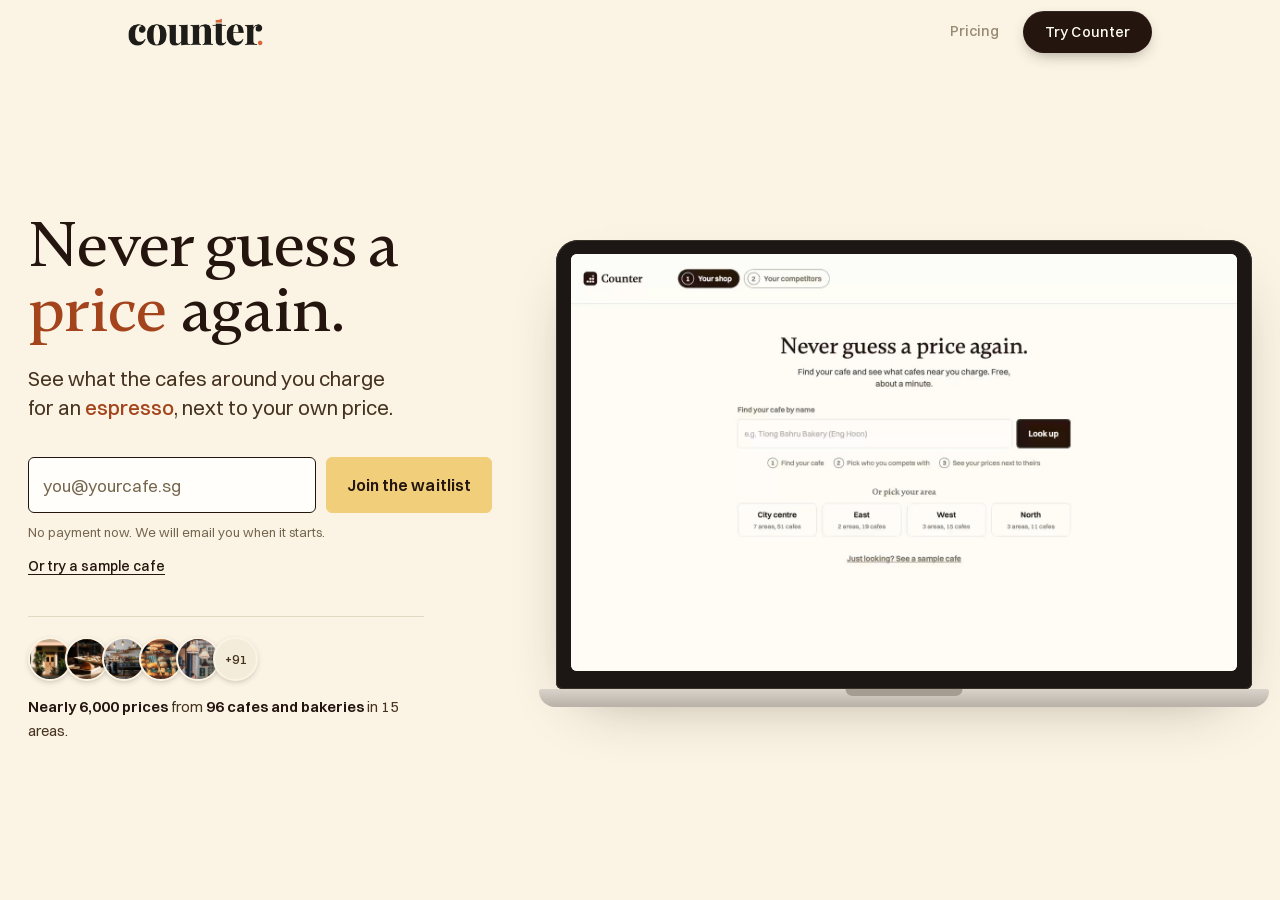
<file: index.html>
<!DOCTYPE html>
<html lang="en" class="on-landing">
<head>
<meta charset="utf-8">
<meta name="viewport" content="width=device-width, initial-scale=1">
<title>Counter</title>
<meta name="description" content="Prices and new menu items at Singapore cafes and bakeries.">
<link rel="icon" href="img/favicon.svg" type="image/svg+xml">
<link rel="preload" href="fonts/gambetta-500.woff2" as="font" type="font/woff2" crossorigin>
<link rel="preload" href="fonts/switzer-400.woff2" as="font" type="font/woff2" crossorigin>
<style>
@font-face{font-family:'Gambetta';src:url(fonts/gambetta-400.woff2) format('woff2');font-weight:400;font-style:normal;font-display:swap}
@font-face{font-family:'Gambetta';src:url(fonts/gambetta-400i.woff2) format('woff2');font-weight:400;font-style:italic;font-display:swap}
@font-face{font-family:'Gambetta';src:url(fonts/gambetta-500.woff2) format('woff2');font-weight:500;font-style:normal;font-display:swap}
@font-face{font-family:'Gambetta';src:url(fonts/gambetta-500i.woff2) format('woff2');font-weight:500;font-style:italic;font-display:swap}
@font-face{font-family:'Gambetta';src:url(fonts/gambetta-600.woff2) format('woff2');font-weight:600;font-style:normal;font-display:swap}
@font-face{font-family:'Switzer';src:url(fonts/switzer-400.woff2) format('woff2');font-weight:400;font-style:normal;font-display:swap}
@font-face{font-family:'Switzer';src:url(fonts/switzer-500.woff2) format('woff2');font-weight:500;font-style:normal;font-display:swap}
@font-face{font-family:'Switzer';src:url(fonts/switzer-600.woff2) format('woff2');font-weight:600;font-style:normal;font-display:swap}
:root{
  --butter:#FBF2D9;      /* lead colour: the hero, the price in the result block, highlights */
  --cream:#FFFCF2;       /* the page behind the tool and the calm sections */
  --paper:#FFFFFF;       /* inputs and the phone screen */
  --espresso:#2A1810;    /* main text and the dark sections */
  --body:#4A3524;
  --muted:#7A6A55;       /* small secondary text */
  --rule:#EAE0C8;        /* hairlines */
  --tint:#F7EED5;        /* soft blocks: lock rows, the wall, the offer */
  --tomato:#9C4F55;      /* the main button, the giant number, the active tab or chip */
  --tomato-deep:#7A3940; /* pressed states, links, and small text that means "expensive" */
  /* map pins, a warm ramp from cheap to expensive */
  --pin-lo:#8C7A62;
  --pin-lo-text:#140B07;
  --pin-hi:#6E2A30;
  --f-display:"Bricolage Grotesque",system-ui,-apple-system,sans-serif;
  --f-text:"Archivo",system-ui,-apple-system,sans-serif;
  --s13:13px; --s15:15px; --s17:17px; --s21:21px;
  --s26:26px; --s33:33px;
  --r:12px;
  --gap-section:40px;
  --maxw:1080px;
  --pad:16px;
}
*{box-sizing:border-box}
html{-webkit-text-size-adjust:100%}
body{
  margin:0; background:var(--cream); color:var(--body);
  font-family:var(--f-text); font-size:16px; line-height:1.5;
  font-variant-numeric:tabular-nums;
  -webkit-font-smoothing:antialiased;
}
h1,h2,h3{font-family:var(--f-display); color:var(--espresso); font-weight:700; margin:0; line-height:1.15}
h4{margin:0}
p{margin:0}
.wrap{max-width:var(--maxw); margin:0 auto; padding:0 var(--pad)}
.num{font-variant-numeric:tabular-nums}
.vh{position:absolute; width:1px; height:1px; overflow:hidden; clip:rect(0 0 0 0)}
a{color:var(--tomato-deep); text-decoration:underline; text-underline-offset:2px}
:focus-visible{outline:2px solid var(--espresso); outline-offset:3px; border-radius:4px}
/* an author display rule must never show something marked hidden. until-found
   is left alone: it hides with content-visibility and needs its box. */
[hidden]:not([hidden=until-found]){display:none !important}
button{font-family:inherit; font-size:inherit; color:inherit; background:none; border:none; padding:0; cursor:pointer}
/* ---------- screen 1: the landing page ----------
   It lies over the tool and scrolls on its own. When a choice is made it
   slides up and away. Coming back has no motion. Each section runs edge to
   edge in one flat colour and makes one point. */
.landing{
  position:fixed; inset:0; z-index:100; overflow-x:hidden; overflow-y:auto;
  background:var(--butter); color:var(--espresso); font-size:18px; line-height:1.45;
}
html:not(.on-landing) .landing{
  transform:translateY(-100%); visibility:hidden;
  transition:transform .5s ease-out, visibility 0s linear .5s;
}
@media (prefers-reduced-motion:reduce){ html:not(.on-landing) .landing{transition:none} }
.on-landing body{overflow:hidden}
.landbar{position:sticky; top:0; z-index:40; background:var(--butter)}
.landbar .wrap{display:flex; align-items:center; justify-content:space-between; gap:16px; min-height:60px}
.lsec{padding:80px 0}
.lsec h2{font-family:var(--f-display); font-weight:800; font-size:clamp(32px,6vw,64px); line-height:1.05; letter-spacing:-.02em}
/* 1. hero: the field, and beside it the menu board */
.hero{background:var(--butter); min-height:100vh; min-height:100dvh}
.herogrid{display:grid; grid-template-columns:minmax(0,1fr); gap:32px; align-items:center}
.hero h1{font-weight:800; font-size:clamp(40px,9vw,88px); line-height:1; letter-spacing:-.03em}
.hero .sub{margin-top:16px}
/* The menu board: six cafes and their price for one item. One row at a time
   flips to another cafe. Every row is a button that opens that cafe. */
.menuboard{background:var(--espresso); color:var(--cream); border-radius:20px; padding:22px 22px 24px; line-height:1.5}
.menuboard :focus-visible{outline-color:var(--butter)}
.boardtabs{display:flex; gap:26px; margin-bottom:10px}
.boardtab{min-height:44px; font-family:var(--f-display); font-weight:700; font-size:20px; color:var(--cream); opacity:.72; border-bottom:3px solid transparent}
.boardtab[aria-pressed=true]{color:var(--butter); opacity:1; border-bottom-color:var(--butter)}
/* a fixed height, so a change of cafe never moves anything */
.boardrow{
  display:flex; align-items:center; gap:8px; width:100%; height:clamp(46px,4.8vw,62px); overflow:hidden; text-align:left;
  font-family:var(--f-display); font-weight:700; font-size:clamp(20px,2.5vw,30px); line-height:1.2;
  transition:transform .175s ease-in;
}
/* A change of cafe is a flip, like a letter board: the row turns on its
   horizontal axis until it is edge on, takes its new text, and turns back.
   A turn changes neither the row's height nor its place. */
.boardrow.out{transform:perspective(600px) rotateX(90deg)}
/* a long name is cut short. It never wraps and never pushes the price. */
.boardname{flex:0 1 auto; min-width:0; overflow:hidden; white-space:nowrap; text-overflow:ellipsis; color:var(--cream)}
.boardlead{flex:1 1 10px; min-width:10px; height:0; margin-top:.5em; border-bottom:3px dotted var(--muted)}
.boardprice{flex:0 0 auto; color:var(--butter); font-variant-numeric:tabular-nums}
/* of the six prices showing, the cheapest is cream and the dearest is tomato */
.boardprice.lo{color:var(--cream)}
.boardprice.hi{color:var(--tomato)}
.boardnote{margin-top:14px; font-size:15px; color:var(--cream)}
/* three figures on one line, set apart by space alone */
.herostats{display:flex; flex-wrap:wrap; gap:6px 28px; margin-top:22px; font-size:16px}
.herostats span{white-space:nowrap}
.herostats b{font-family:var(--f-display); font-weight:800; font-size:1.25em}
@media (prefers-reduced-motion:reduce){ .boardrow{transition:none} }
/* 2. the price line: the cheapest and the dearest price of one item, and a
   dot for every cafe in between */
.priceline{background:var(--espresso); color:var(--cream)}
.priceline h2{color:var(--cream)}
.pricerow{display:flex; align-items:flex-end; justify-content:space-between; gap:16px; margin-top:32px}
.pricerow .right{text-align:right}
.bigprice{font-family:var(--f-display); font-weight:800; font-size:clamp(48px,12vw,132px); line-height:.95; letter-spacing:-.03em}
.bigprice.lo{color:var(--butter)}
.bigprice.hi{color:var(--tomato)}
.pricelbl{margin-top:8px; font-size:16px; color:var(--cream)}
/* The plot. A column stands centred on its price. One too tall for the plot
   is split into stacks side by side. The label sits in a clear band above
   the tallest column, over the column it speaks for. */
.dotplot{position:relative; margin-top:36px; border-bottom:2px solid var(--muted); cursor:pointer}
.dotcol{
  position:absolute; bottom:5px; display:flex; align-items:flex-end; gap:var(--gap); transform:translateX(-50%);
  transition:opacity .2s linear; transition-delay:var(--d,0s);
}
.dotstack{display:flex; flex-direction:column-reverse; gap:var(--gap)}
.dotcol i{display:block; width:var(--dot); height:var(--dot); border-radius:50%; background:var(--butter)}
.dotlabel{position:absolute; white-space:nowrap; font-size:15px; line-height:1.3; color:var(--cream); transition:opacity .2s linear .9s}
.dotplot.pending .dotlabel{opacity:0}
.dotcol.top i{background:var(--tomato)}
.dotcol.on{outline:2px solid var(--cream); outline-offset:2px; border-radius:8px}
/* the columns wait out of sight until the section is first seen */
.dotplot.pending .dotcol{opacity:0}
@media (prefers-reduced-motion:reduce){ .dotcol,.dotlabel{transition:none} }
.pricenote{margin-top:28px; max-width:46ch}
/* 1b. the area ticker */
.ticker{overflow:hidden; background:var(--espresso); color:var(--butter); padding:16px 0; white-space:nowrap}
.tickrow{display:inline-flex; animation:tick 40s linear infinite}
.tickrow span{font-family:var(--f-display); font-weight:800; font-size:clamp(18px,2.4vw,26px); padding:0 22px}
.tickrow span::after{content:"\2022"; margin-left:44px; color:var(--tomato)}
@keyframes tick{to{transform:translateX(-50%)}}
@media (prefers-reduced-motion:reduce){ .tickrow{animation:none} }
/* 4. how it works */
.how{background:var(--cream); color:var(--body)}
.steps{display:grid; grid-template-columns:minmax(0,1fr); gap:56px; margin-top:44px}
.stepnum{font-family:var(--f-display); font-weight:800; font-size:72px; line-height:1; color:var(--tomato)}
.step h3{margin-top:10px; font-weight:800; font-size:28px}
.step > p{margin-top:8px}
/* a small real piece of the product under each step. Decoration only. */
.stepvis{margin-top:22px; max-width:380px; font-size:16px; line-height:1.5}
.fakeinput{display:flex; align-items:center; min-height:48px; padding:10px 14px; background:var(--paper); border:1px solid var(--espresso); border-radius:var(--r); color:var(--espresso)}
.fakelist{margin-top:6px; padding:6px 0; background:var(--paper); border-radius:var(--r)}
.fakelist div{padding:7px 14px}
.stepvis .rb-head{margin-top:0}
.stepvis .itemrow:first-child{border-top:1px solid var(--rule)}
.how .btn-main{margin-top:56px}
.landing footer{background:var(--cream); color:var(--body); font-size:16px}
/* 5. what owners said */
.quotes{background:var(--tomato); color:#fff}
.quotelabel{margin-bottom:28px}
.quotegrid{display:grid; grid-template-columns:minmax(0,1fr); gap:56px}
.quotes figure{margin:0}
.quotes blockquote{margin:0; font-family:var(--f-display); font-weight:700; font-size:clamp(24px,4.2vw,40px); line-height:1.15; letter-spacing:-.01em}
.quotes figcaption{margin-top:16px; font-size:16px}
/* 7. the full version */
.full{background:var(--cream); color:var(--body)}
.fulllist{list-style:none; margin:28px 0 0; padding:0; max-width:560px}
.fulllist li{padding:12px 0; border-bottom:1px solid var(--rule); color:var(--espresso); font-weight:500}
.full .tiles{margin-top:36px; font-size:16px; line-height:1.5}
.full .signup{margin-top:36px; max-width:560px}
/* 8. what owners asked us: six questions and their answers, all in view */
.questions{background:var(--tint); color:var(--body)}
.qlead{margin-top:16px; max-width:44ch}
.qa{margin-top:40px}
.qpair{padding:28px 0}
.qpair + .qpair{border-top:1px solid var(--muted)}
.qpair h3{font-weight:700; font-size:clamp(22px,3vw,30px); line-height:1.2}
.qpair p{margin-top:10px; max-width:60ch}
.sendmenu{display:inline-flex; align-items:center; min-height:44px; font-weight:500}
/* 9. closing */
.closing{background:var(--espresso); color:var(--cream)}
.closing h2{color:var(--cream); font-size:clamp(40px,9vw,88px); line-height:1; letter-spacing:-.03em}
.closing .combo{margin-top:26px; max-width:520px}
.closing input[type=text]{width:100%; font-size:18px; min-height:56px}
.closing .free{margin-top:12px; font-size:16px}
.closing h3{margin-top:72px; color:var(--cream); font-weight:800; font-size:28px}
.closing .signup{max-width:560px}
.closing .formnote,.closing .formnote.bad,.closing .formdone{color:var(--cream)}
.closing :focus-visible{outline-color:var(--butter)}
.btn.btn-butter,.btn.btn-butter:hover{background:var(--butter); border-color:var(--butter); color:var(--espresso)}
.btn.btn-butter:active{background:var(--butter); border-color:var(--cream)}
@media (min-width:861px){
  .landing{font-size:20px}
  .lsec{padding:120px 0}
  /* the hero is centred in a tall window. In a shorter one it starts under its top padding. */
  /* with the top bar the hero fills the window. It is centred in a tall
     window. In a shorter one it starts under its top padding. */
  .hero{display:flex; flex-direction:column; justify-content:center; min-height:calc(100vh - 60px); min-height:calc(100dvh - 60px)}
  .herogrid{width:100%; grid-template-columns:minmax(0,15fr) minmax(0,16fr); gap:48px; align-items:start}
  .menuboard{padding:26px 24px 28px}
  .herostats{gap:6px 22px; font-size:15px}
  .steps{grid-template-columns:repeat(3,minmax(0,1fr)); gap:48px}
  .quotegrid{grid-template-columns:repeat(2,minmax(0,1fr)); gap:72px}
  .qpair{display:grid; grid-template-columns:minmax(0,5fr) minmax(0,7fr); gap:56px}
  .qpair p{margin-top:0}
}
/* ---------- screen 2: top bar ---------- */
.topbar{border-bottom:1px solid var(--rule)}
.topbar .wrap{display:flex; align-items:center; justify-content:space-between; gap:16px; min-height:52px}
.wordmark{font-family:var(--f-display); font-weight:800; font-size:18px; color:var(--espresso); letter-spacing:-.01em}
.sec{padding-top:28px}
.sec > .wrap > h2{font-size:22px}
/* ---------- your result ---------- */
.who{font-size:var(--s15); color:var(--muted); margin-bottom:14px}
.who strong{display:block; font-family:var(--f-display); font-weight:800; font-size:var(--s26); line-height:1.15; color:var(--espresso)}
/* the result: one dark block */
.rankblock{background:var(--espresso); border-radius:var(--r); color:var(--cream); padding:18px}
.rb-head{margin-top:16px; font-weight:600}
.rb-head span{font-size:var(--s13); font-weight:400}
/* how the other cafes split: less in cream, the same in butter, more in tomato */
.rb-bar{display:flex; gap:2px; height:12px; margin-top:6px; border-radius:6px; overflow:hidden}
.rb-bar i{display:block; min-width:4px}
.rb-bar .less{background:var(--cream)}
.rb-bar .same{background:var(--butter)}
.rb-bar .more{background:var(--tomato)}
.rb-line{margin-top:6px; font-size:var(--s15)}
.rankblock + p{margin-top:12px}
/* the spread under the map */
.offers{margin-top:6px; font-size:var(--s15); display:flex; flex-wrap:wrap; gap:0 16px; align-items:center}
.near{margin-top:22px; max-width:600px}
.near h3{font-size:var(--s17)}
.nearname{color:var(--espresso); font-weight:500}
.neararea{display:block; font-size:var(--s13); font-weight:400; color:var(--muted)}
.nearprice{color:var(--espresso); font-weight:600}
.tilelock svg{flex:0 0 auto; width:16px; height:16px}
/* ---------- suggestions: the one place a shadow is used ---------- */
.combo{position:relative}
.combolist{
  position:absolute; left:0; right:0; top:calc(100% + 6px); z-index:30;
  margin:0; padding:6px 0; list-style:none; max-height:440px; overflow-y:auto;
  background:var(--paper); border:1px solid var(--rule); border-radius:var(--r);
  box-shadow:0 8px 24px rgba(42,24,16,.22);
}
.combolist li[role=option]{display:flex; flex-direction:column; justify-content:center; min-height:44px; padding:7px 14px; cursor:pointer}
.combolist li[aria-selected=true],.combolist li[role=option]:hover{background:var(--tint)}
.combohead{padding:8px 14px 2px; font-size:var(--s13); font-weight:600; color:var(--muted)}
.optname{display:block; font-size:16px; line-height:1.3; color:var(--espresso); font-weight:500}
.optsub{display:block; font-size:var(--s13); color:var(--muted)}
.optlast{border-top:1px solid var(--rule); margin-top:4px}
.optlast .optname{color:var(--tomato-deep)}
.signup{margin-top:18px; display:flex; flex-direction:column; align-items:stretch; gap:10px}
input[type=email],input[type=number],input[type=text],select{
  font-family:inherit; font-size:16px; color:var(--espresso);
  background:var(--paper); border:1px solid var(--muted); border-radius:var(--r);
  padding:10px 14px; min-height:48px; min-width:0;
}
input::placeholder{color:var(--muted)}
.signup input[type=email]{width:100%}
.btn{
  display:inline-flex; align-items:center; justify-content:center; min-height:48px;
  background:var(--espresso); color:var(--cream); font-weight:600; font-size:16px;
  padding:12px 20px; border-radius:var(--r); border:1px solid var(--espresso);
}
.btn:hover,.btn:active{background:var(--body); border-color:var(--body)}
.btn:disabled{opacity:.6; cursor:default}
/* the main button: joining the waitlist */
.btn-main,.btn-main:hover{background:var(--tomato); border-color:var(--tomato); color:#fff}
.btn-main:active{background:var(--tomato-deep); border-color:var(--tomato-deep)}
.btn-small{min-height:44px; padding:8px 16px; font-size:var(--s15)}
/* small grey text is too faint on the soft blocks, so it goes darker there */
.fineprint{margin-top:10px; font-size:var(--s13); color:var(--muted)}
.formnote{margin-top:12px; font-size:var(--s15); color:var(--espresso); font-weight:500}
.formnote.bad{color:var(--tomato-deep)}
.formdone{font-size:var(--s17); color:var(--espresso); font-weight:500; max-width:46ch}
/* ---------- the dashboard tiles ---------- */
.tiles{display:grid; grid-template-columns:1fr; gap:12px; margin:12px 0 4px}
.tile{background:var(--paper); border-radius:var(--r); padding:16px}
.tile h4{font-size:var(--s15); font-weight:600; color:var(--espresso); margin-bottom:8px; display:flex; flex-wrap:wrap; align-items:center; gap:6px 10px}
.tile p{font-size:var(--s15)}
.tilerow{display:flex; justify-content:space-between; gap:12px; padding:7px 0; border-bottom:1px solid var(--rule)}
.tilerow span:last-child{color:var(--espresso); font-weight:600; text-align:right}
.tilelock{display:flex; align-items:center; gap:8px; width:100%; min-height:44px; margin-top:2px; text-align:left; font-size:var(--s15); color:var(--muted)}
.soon{font-size:var(--s13); font-weight:500; color:var(--espresso); background:var(--tint); border-radius:var(--r); padding:2px 10px}
/* ---------- footer ---------- */
footer{border-top:1px solid var(--rule); padding:36px 0 44px}
footer h3{font-family:var(--f-text); font-size:var(--s13); font-weight:600; color:var(--espresso); margin-bottom:4px}
/* ---------- wider than a phone ---------- */
@media (min-width:700px){
  .tiles{grid-template-columns:1fr 1fr}
  .signup{flex-direction:row; flex-wrap:wrap}
  .signup input[type=email]{flex:1 1 240px; max-width:420px; width:auto}
}
@media (min-width:861px){
  :root{--gap-section:56px; --pad:28px}
}
/* ---------- landing polish: cards, photos, pricing ---------- */
.landing{--card-shadow:0 1px 2px rgba(42,24,16,.06),0 12px 32px -12px rgba(42,24,16,.18)}
.landbar{background:rgba(251,242,217,.86); -webkit-backdrop-filter:saturate(1.4) blur(12px); backdrop-filter:saturate(1.4) blur(12px); border-bottom:1px solid rgba(42,24,16,.06)}
.landing{scroll-behavior:smooth}
@media (prefers-reduced-motion:reduce){ .landing{scroll-behavior:auto} }
.lsec{scroll-margin-top:60px}
.navlinks{display:none; gap:28px; margin-left:auto; margin-right:8px; font-size:15px; font-weight:500}
.navlinks a{color:var(--espresso); text-decoration:none; opacity:.75}
.navlinks a:hover{opacity:1}
.eyebrow{display:inline-flex; align-items:center; gap:8px; margin-bottom:22px; padding:6px 14px 6px 10px; border-radius:999px; background:var(--paper); box-shadow:var(--card-shadow); font-size:14px; font-weight:600; color:var(--espresso)}
.eyebrow i{width:8px; height:8px; border-radius:50%; background:#3E9B5B; box-shadow:0 0 0 4px rgba(62,155,91,.18)}
.menuboard{box-shadow:0 30px 60px -20px rgba(42,24,16,.45); border-radius:20px}
.section-kicker{display:block; margin-bottom:14px; font-size:14px; font-weight:600; letter-spacing:.08em; color:var(--tomato)}
.sublead{margin-top:16px; max-width:52ch; color:var(--body)}
/* photo band */
/* steps as cards */
.step{background:var(--paper); border-radius:20px; padding:28px; box-shadow:var(--card-shadow)}
.stepnum{font-size:15px; display:inline-grid; place-items:center; width:40px; height:40px; border-radius:12px; background:var(--butter); color:var(--tomato-deep)}
.step h3{margin-top:18px; font-size:26px}
/* quotes as review cards */
.quotes{background:var(--espresso); color:var(--cream)}
.quotes h2{color:var(--cream)}
.quotelabel{margin-bottom:0}
.quotegrid{margin-top:44px; gap:20px}
.quotes figure{background:var(--paper); color:var(--espresso); border-radius:20px; padding:32px; box-shadow:0 20px 40px -20px rgba(0,0,0,.5); display:flex; flex-direction:column; justify-content:space-between; gap:28px}
.quotes blockquote{font-size:clamp(20px,2.6vw,26px); line-height:1.3; color:var(--espresso)}
.quotes figcaption{margin-top:0; display:flex; align-items:center; gap:12px; font-size:15px; color:var(--muted)}
.quotes figcaption b{display:block; color:var(--espresso); font-weight:600}
.avatar{flex:none; width:44px; height:44px; border-radius:50%; display:grid; place-items:center; font-size:22px; background:var(--butter)}
.proofrow{display:flex; flex-wrap:wrap; gap:12px 32px; margin-top:40px; font-size:15px; opacity:.85}
.proofrow b{font-family:var(--f-display); font-size:1.3em; color:var(--butter); margin-right:6px}
/* pricing */
.full{background:var(--cream)}
.full h2,.full .section-kicker,.full .sublead{text-align:center; margin-left:auto; margin-right:auto}
.plans{display:grid; gap:20px; margin-top:48px; grid-template-columns:minmax(0,1fr)}
.plan{position:relative; background:var(--paper); border-radius:24px; padding:32px; box-shadow:var(--card-shadow); border:1px solid var(--rule); display:flex; flex-direction:column}
.plan.pro{background:var(--espresso); color:var(--cream); border-color:var(--espresso)}
.plan h3{font-size:22px}
.plan.pro h3{color:var(--cream)}
.plan .price{margin-top:12px; font-family:var(--f-display); font-weight:800; font-size:56px; line-height:1; letter-spacing:-.03em; color:var(--espresso)}
.plan.pro .price{color:var(--butter)}
.plan .price small{font-family:var(--f-text); font-weight:500; font-size:16px; letter-spacing:0; opacity:.7; margin-left:4px}
.plan .badge{position:absolute; top:24px; right:24px; padding:5px 12px; border-radius:999px; background:var(--butter); color:var(--espresso); font-size:13px; font-weight:600}
.plan .fulllist{margin-top:24px; flex:1}
.plan .fulllist li{display:flex; gap:10px; padding:9px 0; border:0; font-size:16px; color:inherit}
.plan .fulllist li::before{content:"\2713"; color:var(--tomato); font-weight:700}
.plan.pro .fulllist li::before{color:var(--butter)}
.plan .signup{margin-top:24px; max-width:none}
.plan > .btn{margin-top:24px; text-decoration:none; text-align:center; justify-content:center}
.plan.pro .fineprint,.plan.pro .formnote{color:var(--cream); opacity:.8}
.full .tiles{margin-top:56px}
/* questions as cards */
.questions{background:var(--tint)}
.qa{display:grid; gap:16px; grid-template-columns:minmax(0,1fr)}
.qpair,.qpair + .qpair{background:var(--paper); border:0; border-radius:20px; padding:28px; box-shadow:var(--card-shadow)}
.qpair h3{font-size:20px}
/* closing over a photo */
.closing{position:relative; background:linear-gradient(rgba(42,24,16,.82),rgba(42,24,16,.92)),url(img/busy.jpg) center/cover; text-align:left}
@media (min-width:861px){
  .navlinks{display:flex}
  .quotegrid{grid-template-columns:repeat(2,minmax(0,1fr)); gap:24px}
  .plans{grid-template-columns:repeat(2,minmax(0,1fr)); max-width:880px; margin-left:auto; margin-right:auto}
  .qa{grid-template-columns:repeat(2,minmax(0,1fr)); gap:20px}
  .qpair{display:block}
  .qpair p{margin-top:10px}
}
/* ---------- landing motion ---------- */
.hero{position:relative; overflow:hidden; isolation:isolate}
.hero::before,.hero::after{content:""; position:absolute; z-index:-1; width:520px; height:520px; border-radius:50%; filter:blur(70px); opacity:.55; pointer-events:none}
.hero::before{background:#F6D98B; top:-140px; left:-120px; animation:drift1 18s ease-in-out infinite alternate}
.hero::after{background:#E9B9A0; bottom:-180px; right:-120px; opacity:.4; animation:drift2 22s ease-in-out infinite alternate}
@keyframes drift1{to{transform:translate(160px,120px) scale(1.15)}}
@keyframes drift2{to{transform:translate(-180px,-100px) scale(1.2)}}
.eyebrow i{animation:pulse 2s ease-out infinite}
@keyframes pulse{0%{box-shadow:0 0 0 0 rgba(62,155,91,.45)}100%{box-shadow:0 0 0 10px rgba(62,155,91,0)}}
.rot{display:inline-block; position:relative; color:var(--tomato); font-weight:600}
.rot span{display:inline-block; animation:rotin .5s cubic-bezier(.2,.8,.2,1)}
.rot::after{content:""; position:absolute; left:0; right:0; bottom:-2px; height:3px; border-radius:3px; background:var(--tomato); opacity:.35}
@keyframes rotin{from{opacity:0; transform:translateY(60%)}}
.heroside{position:relative}
.toasts{position:absolute; left:-36px; bottom:-34px; width:min(340px,90%); height:150px; pointer-events:none; z-index:2}
.toast{position:absolute; left:0; right:0; bottom:0; display:flex; gap:12px; align-items:flex-start; padding:12px 14px; border-radius:16px; background:rgba(255,255,255,.97); box-shadow:0 18px 40px -12px rgba(42,24,16,.35); font-size:14px; line-height:1.35; color:var(--body);
  transition:transform .6s cubic-bezier(.2,.8,.2,1), opacity .6s; animation:toastin .6s cubic-bezier(.2,.8,.2,1)}
.toast .ti{flex:none; width:36px; height:36px; border-radius:11px; display:grid; place-items:center; font-size:18px; background:var(--butter)}
.toast b{display:block; color:var(--espresso); font-size:14px}
.toast small{display:block; color:var(--muted); font-size:12px; margin-bottom:1px; letter-spacing:.06em; font-weight:600}
.toast.back{transform:translateY(-62px) scale(.94); opacity:.55}
@keyframes toastin{from{opacity:0; transform:translateY(40px) scale(.96)}}
@keyframes bob{50%{transform:translateY(-6px)}}
.step,.plan,.qpair,.quotes figure{transition:transform .3s ease, box-shadow .3s ease}
.step:hover,.plan:hover,.qpair:hover,.quotes figure:hover{transform:translateY(-4px); box-shadow:0 2px 4px rgba(42,24,16,.06),0 24px 48px -16px rgba(42,24,16,.28)}
.motion .rv{opacity:0; transform:translateY(28px); transition:opacity .7s ease, transform .7s cubic-bezier(.2,.8,.2,1)}
.motion .rv.in{opacity:1; transform:none}
@media (max-width:860px){ .toasts{left:8px; bottom:-60px} .heroside{margin-bottom:70px} }
@media (prefers-reduced-motion:reduce){
  .hero::before,.hero::after,.eyebrow i,.rot span,.toast{animation:none}
  .toast{transition:none}
}
/* ---------- hero: words left, the live board right ---------- */
.hero{min-height:0; padding:56px 0 88px}
.herogrid{gap:56px}
.hero h1{font-size:clamp(44px,6vw,80px); line-height:.98}
.hero h1 .mark{background:linear-gradient(transparent 62%, #F3D27A 62%, #F3D27A 92%, transparent 92%); padding:0 .06em}
.hero .sub{margin-top:20px; font-size:clamp(18px,1.8vw,21px); max-width:30ch}
.hero .herostats{margin-top:36px; padding-top:22px; border-top:1px solid rgba(42,24,16,.12); max-width:480px; gap:6px 26px; font-size:15px; color:var(--body)}
.heroside{position:relative; padding:44px 0}
.hero .boardnote{display:none}
.hero .menuboard{padding-bottom:44px}
.hero .boardrow{font-size:clamp(18px,1.9vw,24px); height:clamp(44px,4vw,54px)}
.toasts{width:300px; height:0; pointer-events:none}
.toasts .toast{position:absolute; left:0; right:0; top:0; bottom:auto; text-align:left}
.toasts.r{top:-14px; right:-28px; left:auto; bottom:auto}
@media (min-width:861px){
  .hero{display:flex; flex-direction:column; justify-content:center; min-height:calc(100dvh - 60px); padding:40px 0 72px}
  .herogrid{grid-template-columns:minmax(0,11fr) minmax(0,10fr); align-items:center; gap:64px}
}
@media (max-width:860px){
  .toasts.r{position:relative; left:auto; right:auto; top:auto; bottom:auto; margin:16px auto 0; width:100%; height:96px}
  .heroside{padding:0; margin-bottom:0}
}
.full .tiles{display:none}
/* questions fold open one at a time */
.qpair summary{list-style:none; cursor:pointer; display:flex; justify-content:space-between; align-items:center; gap:16px}
.qpair summary::-webkit-details-marker{display:none}
.qpair summary::after{content:"+"; flex:none; width:32px; height:32px; border-radius:50%; display:grid; place-items:center; background:var(--butter); color:var(--espresso); font-weight:700; transition:transform .25s}
.qpair[open] summary::after{transform:rotate(45deg)}
.qa{align-items:start}
/* ---------- how it works: steps beside a phone playing the walkthrough ---------- */
.how{position:relative; overflow:hidden}
.howgrid{display:grid; grid-template-columns:minmax(0,1fr); gap:48px; margin-top:44px; align-items:center}
.how .steps{margin-top:0; grid-template-columns:minmax(0,1fr) !important; gap:16px}
.how .stepvis{display:none}
.how .step{display:grid; grid-template-columns:auto minmax(0,1fr); column-gap:18px; align-items:start; padding:24px}
.how .step h3{margin-top:4px; font-size:22px}
.how .step > p:not(.stepnum){grid-column:2}
.how .step .stepnum{grid-row:span 2}
.phonewrap{position:relative; display:flex; flex-direction:column; align-items:center; padding:20px 0}
.phonecap{position:relative; z-index:1; margin-top:22px; font-size:14px; font-weight:500; color:var(--body)}
.phonewrap::before{content:""; position:absolute; inset:8% 4%; border-radius:50%; background:radial-gradient(#F3D27A,transparent 70%); filter:blur(30px); opacity:.7; z-index:0}
.phone{position:relative; z-index:1; width:min(300px,78vw); padding:11px; border-radius:50px; background:#1A1310;
  box-shadow:inset 0 0 0 2px #3B302A, inset 0 0 0 5px #0E0A08, 0 40px 80px -24px rgba(42,24,16,.55), 0 12px 24px -12px rgba(42,24,16,.4)}
.phone::after{content:""; position:absolute; right:-3px; top:130px; width:3px; height:64px; border-radius:0 3px 3px 0; background:#2A211C}
.phone .screen{position:relative; border-radius:40px; overflow:hidden; background:#000; aspect-ratio:390/844}
.phone video,.phone img{display:block; width:100%; height:100%; object-fit:cover; object-position:top}
.phonetag{position:absolute; z-index:3; display:flex; align-items:center; gap:8px; padding:10px 14px; border-radius:14px; background:#fff; box-shadow:var(--card-shadow); font-size:14px; font-weight:600; color:var(--espresso); white-space:nowrap; animation:bob 5s ease-in-out infinite}
.phonetag.a{top:18%; left:calc(50% - 230px)}
.phonetag.b{bottom:16%; right:calc(50% - 235px); animation-delay:-2.5s}
.phonetag i{width:8px; height:8px; border-radius:50%; background:#3E9B5B}
.how .btn-main{margin-top:40px}
@media (min-width:861px){ .howgrid{grid-template-columns:minmax(0,1fr) minmax(0,1fr); gap:64px} }
@media (max-width:560px){ .phonetag{display:none} }
@media (prefers-reduced-motion:reduce){ .phonetag{animation:none} }
</style>
<style>
/* ---------- hero phone, alerts floating round it ---------- */
.hero .heroside{display:flex; justify-content:center; padding:24px 0}
.hero .heroside::before{content:""; position:absolute; inset:6% 12%; border-radius:50%; background:radial-gradient(#F3D27A,transparent 70%); filter:blur(36px); opacity:.75}
.hero .phone{width:min(290px,72vw); transform:rotate(2deg)}
.hero .toasts{width:270px; z-index:3}
.hero .toasts.r{top:16%; right:-6px; left:auto; bottom:auto}
.boardwrap{position:relative}
.boardwrap .menuboard{box-shadow:0 30px 60px -20px rgba(42,24,16,.45)}
@media (min-width:861px){ .hero .phone{width:min(300px,24vw)} }
@media (max-width:860px){
  .hero .heroside{flex-direction:column; align-items:center}
  .hero .toasts.r{position:relative; inset:auto; margin:20px auto 0; width:100%; max-width:360px; height:96px}
}
@media (prefers-reduced-motion:reduce){ .hero .phone{transform:none} }
/* ---------- hero: real-looking notifications beside the phone ---------- */
.hero .heroside{display:grid; grid-template-columns:minmax(0,1fr) auto; align-items:center; padding:24px 0}
.notifs{position:relative; z-index:3; display:flex; flex-direction:column; gap:10px; margin-right:-34px; min-height:330px; justify-content:center}
.nf{display:flex; gap:11px; align-items:flex-start; padding:11px 13px 12px; border-radius:22px; text-decoration:none; color:var(--espresso);
  background:rgba(255,255,255,.78); -webkit-backdrop-filter:blur(24px) saturate(1.8); backdrop-filter:blur(24px) saturate(1.8);
  border:1px solid rgba(255,255,255,.7); box-shadow:0 1px 1px rgba(42,24,16,.04),0 14px 34px -12px rgba(42,24,16,.32);
  transition:transform .45s cubic-bezier(.2,.8,.2,1), opacity .45s, box-shadow .2s; will-change:transform}
.nf:hover{transform:translateX(-4px) scale(1.02); box-shadow:0 1px 1px rgba(42,24,16,.04),0 22px 44px -14px rgba(42,24,16,.42)}
.nf:focus-visible{outline:2px solid var(--tomato); outline-offset:2px}
.nf .ic{flex:none; width:38px; height:38px; border-radius:10px; display:grid; place-items:center; font-size:20px; background:var(--espresso); box-shadow:inset 0 0 0 1px rgba(255,255,255,.08)}
.nf .hd{display:flex; justify-content:space-between; gap:8px; font-size:11.5px; letter-spacing:.04em; color:var(--muted); margin-bottom:2px}
.nf .hd span:last-child{text-transform:none; letter-spacing:0}
.nf b{display:block; font-size:14px; color:var(--espresso); white-space:nowrap; overflow:hidden; text-overflow:ellipsis}
.nf .tx{display:-webkit-box; -webkit-line-clamp:2; -webkit-box-orient:vertical; overflow:hidden}
.nf .go{display:block; max-height:0; opacity:0; overflow:hidden; font-weight:600; font-size:12.5px; color:var(--tomato); transition:max-height .25s, opacity .25s, margin .25s}
.nf:hover .go,.nf:focus-visible .go{max-height:20px; opacity:1; margin-top:5px}
.nf.enter{animation:nfin .6s cubic-bezier(.2,.9,.25,1.1)}
.nf.leave{opacity:0; transform:translateY(14px) scale(.94)}
.nf:nth-child(2){opacity:.92}
.nf:nth-child(3){opacity:.75}
@keyframes nfin{from{opacity:0; transform:translateX(70px) scale(.9)}}
.hero .phone{position:relative; z-index:1}
@media (max-width:860px){
  .hero .heroside{grid-template-columns:minmax(0,1fr); justify-items:center}
  .notifs{order:2; margin:22px 0 0; width:100%; max-width:380px; min-height:0}
  .notifs .nf:nth-child(n+3){display:none}
}
@media (prefers-reduced-motion:reduce){ .nf,.nf.enter{animation:none; transition:none} }
/* ---------- hero stage: the phone, with the notifications pinned to its left edge ---------- */
.hero .wrap{max-width:1240px}
.hero .heroside{display:flex; justify-content:flex-end; align-items:center; padding:24px 0}
.stage{position:relative}
.hero .phone{width:clamp(230px,21vw,290px)}
.notifs{position:absolute; top:16%; right:calc(100% - 16px); width:clamp(250px,24vw,330px); margin:0; min-height:0; justify-content:flex-start}
.nf{padding:10px 12px; border-radius:20px; align-items:center}
.nf .ic{width:36px; height:36px; font-size:19px}
.nf .hd{font-size:10.5px; margin-bottom:1px}
.nf .hd span:first-child{white-space:nowrap; overflow:hidden; text-overflow:ellipsis}
.nf b{font-size:14px}
.nf .tx{-webkit-line-clamp:1; font-size:13px}
.nf:nth-child(2){opacity:.94; transform:scale(.98)}
.nf:nth-child(3){opacity:.8; transform:scale(.96)}
.nf:hover{transform:translateX(-4px) scale(1.02); opacity:1}
@media (min-width:861px){
  .herogrid{grid-template-columns:minmax(0,5fr) minmax(0,6fr); gap:48px}
  .hero h1{font-size:clamp(44px,5.4vw,84px)}
}
@media (max-width:860px){
  .hero .heroside{justify-content:center}
  .stage{display:flex; flex-direction:column; align-items:center; width:100%}
  .notifs{position:static; order:2; width:100%; max-width:380px; margin-top:22px}
  .hero .phone{width:min(280px,72vw)}
}
/* the rotating item is a link into the tool */
button.rot{font:inherit; font-weight:600; color:var(--tomato); padding:0; cursor:pointer; text-align:left}
button.rot::before{content:""; position:absolute; inset:-4px -8px; border-radius:10px; background:rgba(156,79,85,.08); opacity:0; transition:opacity .2s}
button.rot:hover::before,button.rot:focus-visible::before{opacity:1}
button.rot:hover::after{opacity:.9; height:4px}
button.rot span::after{content:" \2197"; font-size:.7em; vertical-align:.25em; opacity:.55}
.hero .herotext{padding-top:8px}
/* the price line turns through every item */
.plpills{display:flex; flex-wrap:wrap; gap:8px; margin-bottom:28px}
.plpill{position:relative; overflow:hidden; padding:8px 16px; border-radius:999px; font-size:15px; font-weight:500; color:var(--cream); background:rgba(255,252,242,.08); border:1px solid rgba(255,252,242,.16); transition:background .2s, color .2s}
.plpill:hover{background:rgba(255,252,242,.16)}
.plpill[aria-pressed=true]{background:var(--butter); color:var(--espresso); border-color:var(--butter)}
.plpill span{position:relative; z-index:1}
.plpills.running .plpill[aria-pressed=true]::after{content:""; position:absolute; left:0; bottom:0; height:3px; width:100%; background:var(--tomato); transform-origin:left; animation:plbar var(--turn,5s) linear forwards}
@keyframes plbar{from{transform:scaleX(0)}}
.plword{display:inline-block; color:var(--butter); animation:rotin .5s cubic-bezier(.2,.8,.2,1)}
.dotplot .dotcol{transition:opacity .25s linear; transition-delay:var(--d,0s)}
.dotplot.pending .dotcol{transition-delay:0s}
@media (prefers-reduced-motion:reduce){ .plword{animation:none} .plpills.running .plpill::after{animation:none} }
/* a faded photo of the item behind the price line */
.priceline{position:relative; overflow:hidden; isolation:isolate}
.plbgs{position:absolute; inset:0; z-index:-1; background:var(--espresso)}
.plbgs::after{content:""; position:absolute; inset:0; background:linear-gradient(90deg, rgba(42,24,16,.94) 0%, rgba(42,24,16,.82) 45%, rgba(42,24,16,.68) 100%), linear-gradient(180deg, rgba(42,24,16,.35), rgba(42,24,16,.85))}
.plbg{position:absolute; inset:-4%; background:center/cover no-repeat; opacity:0; transform:scale(1.04); transition:opacity 1.2s ease, transform 7s ease-out; filter:saturate(.9)}
.plbg.on{opacity:1; transform:scale(1.12)}
@media (prefers-reduced-motion:reduce){ .plbg{transition:opacity .01s; transform:none} .plbg.on{transform:none} }
.plpills{display:none}
.plbg,.plbg.on{transition:none; transform:none}
/* ---------- owner chats ---------- */
.chatgrid{display:grid; grid-template-columns:minmax(0,1fr); gap:40px; align-items:center}
.chatcopy .proofrow{margin-top:32px}
.chatcard{background:var(--paper); color:var(--espresso); border-radius:28px; box-shadow:0 30px 60px -24px rgba(0,0,0,.6); overflow:hidden; max-width:460px; width:100%; justify-self:center}
.chathead{display:flex; align-items:center; gap:12px; padding:16px 20px; border-bottom:1px solid var(--rule)}
.chathead b{display:block; font-size:16px}
.chathead small{display:block; font-size:13px; color:var(--muted)}
.chatlog{display:flex; flex-direction:column; justify-content:flex-end; gap:8px; height:300px; padding:18px 18px 10px; font-size:15.5px; line-height:1.35; overflow:hidden}
.bub{max-width:82%; padding:10px 14px; border-radius:18px; animation:bubin .35s cubic-bezier(.2,.8,.2,1)}
.bub.them{align-self:flex-start; background:#F1ECE1; border-bottom-left-radius:6px}
.bub.us{align-self:flex-end; background:var(--espresso); color:var(--cream); border-bottom-right-radius:6px}
.bub.ship{align-self:flex-end; background:var(--butter); color:var(--espresso); border:1px solid #EAD9A6; border-bottom-right-radius:6px}
.bub.ship small{display:block; font-size:11.5px; font-weight:700; letter-spacing:.06em; color:var(--tomato-deep); margin-bottom:3px}
.bub.typing{display:flex; gap:4px; padding:13px 14px}
.bub.typing i{width:7px; height:7px; border-radius:50%; background:var(--muted); opacity:.5; animation:dot 1s infinite}
.bub.typing i:nth-child(2){animation-delay:.15s}
.bub.typing i:nth-child(3){animation-delay:.3s}
@keyframes dot{50%{opacity:1; transform:translateY(-2px)}}
@keyframes bubin{from{opacity:0; transform:translateY(10px) scale(.97)}}
.chatdots{display:flex; justify-content:center; gap:6px; padding:6px 0 16px}
.chatdots button{width:8px; height:8px; border-radius:99px; background:var(--rule); transition:width .3s, background .3s}
.chatdots button[aria-pressed=true]{width:24px; background:var(--tomato)}
.chatnote{margin-top:28px; font-size:13px; color:rgba(255,252,242,.55)}
@media (min-width:861px){ .chatgrid{grid-template-columns:minmax(0,1fr) minmax(0,1fr); gap:64px} .chatcard{justify-self:end} }
@media (prefers-reduced-motion:reduce){ .bub{animation:none} .bub.typing i{animation:none} }
/* a row of round cafe photos beside the counts */
.hero .herostats,.facerow{display:flex; align-items:center; flex-wrap:wrap; gap:12px 16px}
.faces{display:inline-flex; padding-left:10px}
.faces i{width:38px; height:38px; margin-left:-10px; border-radius:50%; background:center/cover no-repeat var(--tint); border:3px solid var(--butter); box-shadow:0 2px 6px rgba(42,24,16,.15)}
.facetext{font-size:15px; color:var(--body); white-space:normal}
.facetext b{font-family:var(--f-display); font-weight:800; font-size:1.15em; color:var(--espresso)}
.facerow{margin-top:28px}
.closing .faces i{border-color:#3A2A21; width:44px; height:44px}
.closing .facetext{color:rgba(255,252,242,.8)}
@media (max-width:480px){ .faces i:nth-child(n+7){display:none} }
/* owner section: a counter conversation behind it, and our notes beside the chat */
.quotes{position:relative; overflow:hidden; isolation:isolate}
.quotes::before{content:""; position:absolute; inset:0; z-index:-1;
  background:linear-gradient(90deg, rgba(42,24,16,.95) 0%, rgba(42,24,16,.86) 45%, rgba(42,24,16,.62) 100%), url(img/counter-chat.jpg) center/cover no-repeat}
.quotes .sublead{color:rgba(255,252,242,.78)}
.chatstage{position:relative; justify-self:center; width:100%; max-width:460px; margin-top:96px}
.chatstage .chatcard{position:relative; z-index:1; max-width:none}
.notecard{position:absolute; z-index:0; top:-118px; left:-48px; width:260px; padding:16px 18px 18px; background:#FFF9E6; color:#3B2A1E; border-radius:6px; transform:rotate(-6deg);
  box-shadow:0 18px 30px -12px rgba(0,0,0,.55); font-family:"Caveat",cursive; font-size:21px; line-height:1.2;
  background-image:repeating-linear-gradient(transparent 0 25px, rgba(122,106,85,.18) 25px 26px)}
.notecard .nt{font-weight:700; font-size:23px; margin-bottom:6px; color:var(--tomato-deep)}
.notecard .nk{margin-top:6px; font-weight:700; color:#3E7B4F}
@media (min-width:861px){ .chatstage{justify-self:end} }
@media (max-width:1100px){ .notecard{display:none} .chatstage{margin-top:0} }
/* the build story beside the owner chats */
.story{list-style:none; margin:30px 0 0; padding:0; position:relative}
.story::before{content:""; position:absolute; left:23px; top:10px; bottom:16px; width:2px; background:linear-gradient(rgba(251,242,217,.45), rgba(251,242,217,.08))}
.story li{position:relative; display:grid; grid-template-columns:48px minmax(0,1fr); gap:16px; padding:10px 0; font-size:16.5px; line-height:1.45; color:rgba(255,252,242,.78)}
.story .when{position:relative; z-index:1; display:grid; place-items:center; width:48px; height:28px; border-radius:99px; background:#3A2A21; border:1px solid rgba(251,242,217,.25); font-size:12.5px; font-weight:700; letter-spacing:.04em; color:var(--butter)}
.story li.now .when{background:var(--butter); color:var(--espresso)}
.story b{color:var(--cream); font-weight:600}
.tellbtn{margin-top:12px; min-height:44px; padding:10px 18px; font-size:15px}
.tellform{margin-top:12px; max-width:420px}
.tellform textarea{width:100%; padding:12px 14px; border-radius:14px; border:1px solid rgba(251,242,217,.3); background:rgba(255,252,242,.96); font:inherit; font-size:15px; color:var(--espresso); resize:vertical}
.tellrow{display:flex; gap:8px; margin-top:8px}
.tellrow input{flex:1; min-width:0; border-radius:12px; font-size:15px}
.quotes .formdone{margin-top:10px; color:var(--butter)}
.stagecap{position:absolute; left:0; right:0; bottom:-34px; text-align:center; font-size:13.5px; color:var(--muted); white-space:nowrap}
.stagecap::before{content:""; display:inline-block; width:6px; height:6px; margin-right:8px; border-radius:50%; background:var(--tomato); vertical-align:middle}
.builtwith{margin-top:48px; font-size:15px; color:rgba(255,252,242,.7)}
.builtwith a{color:var(--butter)}
@media (max-width:860px){ .stagecap{position:static; margin-top:14px; order:3} }
/* three quiet pillars instead of a timeline */
.pillars{list-style:none; margin:34px 0 0; padding:0; display:grid; gap:20px; max-width:520px}
.pillars li{position:relative; padding-left:26px; font-size:16.5px; line-height:1.5; color:rgba(255,252,242,.72)}
.pillars li::before{content:""; position:absolute; left:0; top:.55em; width:10px; height:10px; border-radius:50%; background:var(--butter); box-shadow:0 0 0 4px rgba(251,242,217,.12)}
.pillars b{display:block; color:var(--cream); font-weight:600; font-size:18px; margin-bottom:2px}
.ideabtn{display:inline-block; margin-top:8px; font-weight:600; color:var(--butter); border-bottom:1px solid rgba(251,242,217,.4); padding-bottom:1px}
.ideabtn:hover{border-bottom-color:var(--butter)}
/* ---------- closing: one big line, one pill, one-line footer ---------- */
.closing{background:radial-gradient(120% 70% at 50% 100%, rgba(156,79,85,.38), transparent 60%), radial-gradient(60% 50% at 50% 0%, rgba(251,242,217,.06), transparent 70%), var(--espresso); text-align:center}
.closewrap{display:flex; flex-direction:column; align-items:center}
.bigclose{color:var(--cream); font-size:clamp(56px,10.5vw,136px) !important; line-height:.92 !important; letter-spacing:-.045em !important}
.bigclose span{color:var(--butter)}
.closesub{margin-top:28px; max-width:34ch; font-size:clamp(17px,1.6vw,20px); color:rgba(255,252,242,.7)}
.pillform{display:flex; align-items:center; gap:6px; width:100%; max-width:540px; margin-top:34px !important; padding:6px; border-radius:999px; background:rgba(255,252,242,.08); border:1px solid rgba(255,252,242,.16)}
.pillform input[type=email]{flex:1; min-width:0; max-width:none !important; background:transparent; border:0; color:var(--cream); font-size:17px; padding:0 18px; min-height:52px; box-shadow:none}
.pillform input::placeholder{color:rgba(255,252,242,.45)}
.pillform input:focus{outline:none}
.pillform:focus-within{border-color:rgba(251,242,217,.5)}
.pillform .btn{border-radius:999px; min-height:52px; padding:0 26px; background:var(--butter); border-color:var(--butter); color:var(--espresso); font-weight:600; white-space:nowrap}
.pillform .btn:hover{background:#fff; border-color:#fff}
.closing .free{margin-top:14px; font-size:14px; color:rgba(255,252,242,.55)}
.closefind{margin-left:6px; color:var(--butter); font-weight:600}
.closing .facerow{justify-content:center; margin-top:40px}
.closing .formdone,.closing .formnote{text-align:center}
.endfoot{background:var(--espresso) !important; color:rgba(255,252,242,.6) !important; padding:0 0 34px}
.footrow{display:flex; align-items:center; justify-content:space-between; gap:18px; flex-wrap:wrap; padding-top:28px; border-top:1px solid rgba(255,252,242,.12); font-size:14px}
.endfoot .wordmark{color:var(--cream); font-size:20px}
.wdot{color:var(--tomato)}
.footlinks{display:flex; gap:22px}
.footlinks a{color:rgba(255,252,242,.6); text-decoration:none}
.footlinks a:hover{color:var(--cream)}
.footsmall{margin-top:14px; font-size:12px; color:rgba(255,252,242,.35)}
@media (max-width:640px){ .footrow{flex-direction:column; text-align:center} .pillform .btn{padding:0 18px} }
/* ================= our own look: board, tickets, receipt ================= */
:root{--f-mono:"DM Mono",ui-monospace,Menlo,monospace; --paper:#FFFDF6}
/* hero: the price board is the stage */
.hero .heroside{display:flex; justify-content:flex-end; align-items:center; padding:24px 0}
.hero .heroside::before{inset:4% 6%; opacity:.55}
.boardframe{position:relative; z-index:1; width:100%; max-width:560px}
.boardlbl{display:flex; justify-content:space-between; gap:12px; margin:0 4px 12px; font-family:var(--f-mono); font-size:12px; letter-spacing:.14em; color:var(--muted)}
.boardlbl span:first-child{color:var(--espresso); font-weight:500}
.boardlbl span:first-child::before{content:""; display:inline-block; width:7px; height:7px; margin-right:8px; border-radius:50%; background:var(--tomato); vertical-align:1px}
.hero .menuboard{padding:20px 26px 0; border-radius:16px; border:10px solid #5C3D28;
  background:radial-gradient(120% 90% at 25% 0%, #3B261B, var(--espresso) 65%);
  box-shadow:inset 0 0 0 1px rgba(255,255,255,.05), inset 0 0 70px rgba(0,0,0,.35), 0 44px 80px -30px rgba(42,24,16,.6)}
.hero .boardrow{font-size:clamp(18px,1.9vw,25px); height:clamp(46px,4.2vw,56px)}
.hero .boardrow:hover .boardname{text-decoration:underline; text-decoration-color:rgba(251,242,217,.4); text-underline-offset:5px}
.boardnews{display:flex; align-items:center; gap:12px; margin:14px -26px 0; padding:14px 26px 16px; border-top:2px dashed rgba(251,242,217,.16);
  color:var(--cream); font-size:15px; text-decoration:none; transition:opacity .25s}
.boardnews.swap{opacity:0}
.bnk{flex:none; font-family:var(--f-mono); font-size:11px; letter-spacing:.12em; background:var(--butter); color:var(--espresso); padding:4px 8px; border-radius:4px}
.bnt{flex:1; min-width:0; white-space:nowrap; overflow:hidden; text-overflow:ellipsis; color:rgba(255,252,242,.75)}
.bnt b{color:var(--cream); font-weight:600}
.bna{flex:none; color:var(--butter); transition:transform .2s}
.boardnews:hover .bna{transform:translateX(4px)}
.boardcap{margin:14px 4px 0; font-size:14px; color:var(--muted)}
.hero .herostats{gap:6px 28px}
.hero .herostats b{font-family:var(--f-display); font-weight:800; font-size:1.3em; color:var(--espresso); margin-right:2px}
@media (max-width:860px){ .hero .heroside{justify-content:center} .boardframe{max-width:none} }
/* how it works: the walkthrough on a phone, tilted a touch */
.how .phonewrap{padding:10px 0}
.how .phone{width:clamp(240px,24vw,300px); transform:rotate(-2deg)}
@media (prefers-reduced-motion:reduce){ .how .phone{transform:none} }
/* owners: what they asked, pinned to a ticket rail, and what we served */
.rail{position:relative; padding-top:22px}
.railbar{position:absolute; top:0; left:-14px; right:-14px; height:14px; border-radius:7px; background:linear-gradient(#E9E4DB,#A39C91); box-shadow:0 6px 12px rgba(0,0,0,.35)}
.tickets{list-style:none; margin:0; padding:0; display:grid; grid-template-columns:repeat(3,minmax(0,1fr)); gap:14px; align-items:start}
.ticket{position:relative; background:var(--paper); color:var(--espresso); padding:22px 16px 22px; font-family:var(--f-mono); font-size:12.5px; line-height:1.5;
  box-shadow:0 22px 34px -14px rgba(0,0,0,.55); transform:rotate(var(--r,0deg)); transform-origin:50% -10px; transition:transform .35s cubic-bezier(.2,.8,.2,1)}
.ticket:nth-child(1){--r:-2.2deg}
.ticket:nth-child(2){--r:1.6deg; margin-top:10px}
.ticket:nth-child(3){--r:-1deg; margin-top:4px}
.ticket:hover{transform:rotate(0deg) translateY(6px)}
.ticket::before{content:""; position:absolute; top:-12px; left:50%; width:34px; height:16px; margin-left:-17px; border-radius:3px; background:linear-gradient(#CFC9BF,#8F887D); box-shadow:0 2px 3px rgba(0,0,0,.3)}
.ticket::after{content:""; position:absolute; left:0; right:0; bottom:-8px; height:8px;
  background:linear-gradient(135deg,var(--paper) 50%,transparent 50%) 0 0/12px 8px repeat-x, linear-gradient(225deg,var(--paper) 50%,transparent 50%) 0 0/12px 8px repeat-x}
.tk-top{display:flex; justify-content:space-between; gap:8px; padding-bottom:10px; border-bottom:1.5px dashed rgba(42,24,16,.25); letter-spacing:.08em; font-size:10.5px; color:var(--muted)}
.tk-top span:last-child{text-align:right}
.tk-ask{margin:14px 0 16px; font-family:"Caveat",cursive; font-weight:700; font-size:clamp(21px,1.9vw,25px); line-height:1.08; color:var(--espresso)}
.tk-done{padding-top:12px; border-top:1.5px dashed rgba(42,24,16,.25); color:var(--body)}
.tk-done b{display:table; margin:2px 0 10px; padding:2px 8px; border:2px solid var(--tomato); border-radius:4px; color:var(--tomato); font-weight:500; letter-spacing:.12em; font-size:11px; transform:rotate(-4deg)}
.bigquote{margin:84px auto 0; text-align:center}
.bigquote p{max-width:24ch; margin:0 auto; font-family:var(--f-display); font-weight:700; font-size:clamp(28px,3.6vw,46px); line-height:1.12; letter-spacing:-.02em; color:var(--cream)}
.bigquote cite{display:block; margin-top:18px; font-style:normal; font-family:var(--f-mono); font-size:12px; letter-spacing:.14em; color:var(--butter)}
.quotes .chatnote{text-align:center; margin-top:28px}
@media (max-width:860px){
  .rail{margin:0 -16px; padding:22px 16px 0; overflow-x:auto; scroll-snap-type:x mandatory; -webkit-overflow-scrolling:touch}
  .railbar{left:0; right:0}
  .tickets{grid-template-columns:none; grid-auto-flow:column; grid-auto-columns:78%; padding-bottom:28px}
  .ticket{scroll-snap-align:center}
}
/* closing: the Monday email, printed as a receipt */
.closing{background:radial-gradient(70% 80% at 80% 50%, rgba(243,210,122,.14), transparent 65%), var(--espresso); text-align:left}
.closegrid{display:grid; grid-template-columns:minmax(0,1fr); gap:56px; align-items:center}
@media (min-width:861px){ .closegrid{grid-template-columns:minmax(0,7fr) minmax(0,5fr); gap:72px} }
.closecopy .bigclose{font-size:clamp(48px,7.4vw,108px) !important; margin-top:14px}
.closecopy .closesub{max-width:32ch}
.closing .closefind{display:inline-block; margin:30px 0 0; font-size:16px; border-bottom:1px solid rgba(251,242,217,.4); padding-bottom:2px}
.closing .closefind:hover{border-bottom-color:var(--butter)}
.receipt{position:relative; justify-self:center; width:100%; max-width:390px; padding:32px 28px 30px; background:var(--paper); color:var(--espresso);
  font-family:var(--f-mono); font-size:14px; line-height:1.5; transform:rotate(1.5deg); box-shadow:0 50px 80px -30px rgba(0,0,0,.7)}
.receipt::before,.receipt::after{content:""; position:absolute; left:0; right:0; height:8px}
.receipt::before{top:-8px; background:linear-gradient(45deg,var(--paper) 50%,transparent 50%) 0 0/12px 8px repeat-x, linear-gradient(-45deg,var(--paper) 50%,transparent 50%) 0 0/12px 8px repeat-x}
.receipt::after{bottom:-8px; background:linear-gradient(135deg,var(--paper) 50%,transparent 50%) 0 0/12px 8px repeat-x, linear-gradient(225deg,var(--paper) 50%,transparent 50%) 0 0/12px 8px repeat-x}
.rc-head{font-family:var(--f-display); font-weight:800; font-size:24px; letter-spacing:-.01em; text-align:center}
.rc-sub{margin-top:2px; text-align:center; font-size:11px; letter-spacing:.16em; color:var(--muted)}
.rc-rule{margin:16px 0; border-top:2px dashed rgba(42,24,16,.28)}
.rc-line{display:flex; justify-content:space-between; gap:12px; margin:5px 0}
.rc-dim{color:var(--muted); font-size:13px}
.rc-total{font-size:19px; font-weight:500}
.closing .receipt .rc-form{display:flex; flex-direction:column; gap:10px; max-width:none; margin-top:22px}
.closing .receipt .rc-form input[type=email]{width:100%; min-height:50px; padding:0 14px; border:2px solid var(--espresso); border-radius:6px; background:#fff; color:var(--espresso); font-family:var(--f-mono); font-size:15px; box-shadow:none}
.closing .receipt .rc-form .btn{width:100%; min-height:52px; border-radius:6px; background:var(--espresso); border-color:var(--espresso); color:var(--butter); font-family:var(--f-display); font-weight:700; font-size:17px}
.closing .receipt .rc-form .btn:hover{background:var(--tomato-deep); border-color:var(--tomato-deep); color:#fff}
.closing .receipt .formnote,.closing .receipt .formnote.bad,.closing .receipt .formdone{color:var(--espresso); text-align:center}
.closing .receipt :focus-visible{outline-color:var(--tomato)}
.rc-foot{margin-top:18px; text-align:center; font-size:10.5px; line-height:1.9; letter-spacing:.16em; color:var(--muted)}
@media (prefers-reduced-motion:reduce){ .ticket,.receipt{transition:none} }
/* =====================================================================
   v2 design system: a warm trade paper for cafes.
   Two families (Gambetta display, Switzer text), one accent (crust),
   shadows only on physical objects, rules instead of cards.
   ===================================================================== */
:root{
  --butter:#FBF4E4; --cream:#FFFCF5; --paper:#FFFEFA; --tint:#F4ECDA; --rule:#E3D8C1;
  --espresso:#24150E; --body:#45321F; --muted:#76664F;
  --tomato:#A4441C; --tomato-deep:#7E3313; --crust-lite:#EE9A6C; --gold:#F1CF7A;
  --pin-hi:#7E3313;
  --f-display:"Gambetta",Georgia,"Times New Roman",serif;
  --f-text:"Switzer",system-ui,-apple-system,sans-serif;
  --f-mono:"Switzer",system-ui,sans-serif;
  --r:6px;
}
body{font-family:var(--f-text); font-feature-settings:"kern","liga"}
.num,.boardprice,.bigprice,.price,.rc-line,.herostats b{font-variant-numeric:lining-nums tabular-nums}
/* type: one scale, one voice */
h1,h2,h3,.lsec h2{font-family:var(--f-display); font-weight:500; letter-spacing:-.015em}
.lsec h2{font-size:clamp(36px,4.4vw,62px); line-height:1.04}
.lsec h3{font-weight:500}
.sublead,.qlead{font-size:clamp(17px,1.4vw,19px); line-height:1.55; color:var(--body); max-width:56ch}
.section-kicker{display:flex; align-items:center; gap:12px; margin-bottom:18px; font-family:var(--f-text); font-weight:500; font-size:14px; letter-spacing:.01em; text-transform:none; color:var(--muted)}
.section-kicker::before{content:""; width:28px; height:1px; background:currentColor; opacity:.6}
.lsec{padding-top:clamp(88px,10vw,144px); padding-bottom:clamp(88px,10vw,144px)}
.wordmark{font-family:var(--f-display); font-weight:600; font-size:23px; letter-spacing:-.01em}
/* surfaces: rules, small radii, no floating cards */
.landbar{background:var(--butter) !important; -webkit-backdrop-filter:none !important; backdrop-filter:none !important; border-bottom:1px solid var(--rule)}
.landing{--card-shadow:none}
.btn{border-radius:var(--r); font-weight:600; letter-spacing:.005em}
.btn-main,.how .btn-main{width:auto !important; align-self:flex-start; background:var(--espresso); border-color:var(--espresso); color:var(--cream); padding:14px 26px}
.navlinks a{font-size:15px}
/* hero: no glow blobs, no highlighter */
.hero{background:var(--butter)}
.hero::before,.hero::after,.hero .heroside::before{display:none !important}
.hero h1{font-size:clamp(48px,6vw,86px); line-height:1; letter-spacing:-.025em; font-weight:500}
.hero h1 em{font-style:italic; font-weight:500; color:var(--tomato); padding-right:.04em}
.hero .sub{font-size:clamp(19px,1.6vw,22px); line-height:1.45; color:var(--body); max-width:32ch}
.rot{color:var(--tomato); font-weight:500}
.rot::after{height:1px; bottom:1px; opacity:.6; border-radius:0}
.hero .combo{position:relative; max-width:520px; margin-top:34px}
.hero input[type=text]{min-height:64px; border-radius:var(--r); padding:0 140px 0 20px; font-size:18px; background:var(--paper); border:1.5px solid var(--espresso); box-shadow:0 1px 0 var(--espresso)}
.hero input[type=text]:focus{outline:3px solid rgba(164,68,28,.25); outline-offset:2px}
.lookbtn{position:absolute; top:8px; right:8px; height:48px; padding:0 22px; border-radius:4px; background:var(--espresso); color:var(--cream); font-weight:600; font-size:16px}
.lookbtn:hover{background:var(--tomato-deep)}
.hero .free{padding-left:2px; margin-top:12px; font-size:14px; color:var(--muted)}
.hero .herostats{display:block; margin-top:40px; padding-top:20px; border-top:1px solid var(--rule); max-width:500px; font-size:15px; line-height:1.55; color:var(--body)}
.hero .herostats b{font-family:var(--f-text); font-weight:600; font-size:1em; color:var(--espresso); margin:0}
.herostats .method{display:block; margin-top:4px; color:var(--muted); font-size:14px}
/* the board: a real object, so it keeps its depth */
.boardlbl{font-family:var(--f-text); font-size:12.5px; letter-spacing:.06em}
.hero .menuboard{border-radius:10px; border-width:9px; border-color:#4E3322}
.boardtab{font-family:var(--f-display); font-weight:500; font-size:21px}
.hero .boardrow{font-family:var(--f-display); font-weight:500; font-size:clamp(19px,1.9vw,25px)}
.boardprice{font-family:var(--f-text); font-weight:500}
.boardprice.hi{color:var(--crust-lite)}
.boardprice.lo{color:var(--cream)}
.bnk{font-family:var(--f-text); font-weight:600; background:var(--gold)}
.boardcap{font-size:14px}
/* more items than fit: the tabs scroll sideways, fading at the edge */
.boardtabs{overflow-x:auto; scrollbar-width:none; gap:22px; margin-right:-26px; padding-right:26px;
  -webkit-mask-image:linear-gradient(90deg,#000 85%,transparent); mask-image:linear-gradient(90deg,#000 85%,transparent)}
.boardtabs::-webkit-scrollbar{display:none}
.boardtab{flex:none; white-space:nowrap; font-size:19px}
/* new launches arrive as push notifications, hanging off the board's foot */
.boardframe{position:relative}
.hero .menuboard{padding-bottom:46px}
.pushes{position:relative; width:min(340px,calc(100% - 20px)); height:84px; margin:-40px -22px 0 auto; z-index:3; pointer-events:none}
.notif{position:absolute; inset:auto 0 0 0; display:flex; gap:12px; align-items:center; padding:12px 14px; text-align:left; text-decoration:none;
  background:rgba(255,253,248,.94); -webkit-backdrop-filter:blur(14px) saturate(1.4); backdrop-filter:blur(14px) saturate(1.4);
  border:1px solid rgba(78,51,34,.12); border-radius:16px; color:var(--espresso); pointer-events:auto;
  box-shadow:0 18px 40px -14px rgba(36,21,14,.45), 0 2px 6px rgba(36,21,14,.12);
  transform-origin:50% 0; transition:transform .5s cubic-bezier(.2,1.3,.4,1), opacity .4s}
.notif.enter{transform:translateY(28px) scale(.96); opacity:0}
.notif.back{transform:translateY(-12px) scale(.93); opacity:.55; pointer-events:none}
.notif:hover{box-shadow:0 22px 46px -14px rgba(36,21,14,.5), 0 2px 6px rgba(36,21,14,.12)}
.ni{flex:none; width:38px; height:38px; border-radius:10px; display:grid; place-items:center; background:var(--espresso); color:var(--gold);
  font-family:var(--f-display); font-size:17px; font-weight:500}
.nh{display:flex; width:100%; justify-content:space-between; gap:8px; font-size:11.5px; letter-spacing:.06em; color:var(--muted)}
.nh time{text-transform:none; letter-spacing:0}
.nt{display:block; margin-top:2px; font-size:14.5px; white-space:nowrap; overflow:hidden; text-overflow:ellipsis}
.nt b{font-weight:600}
.ns{display:block; font-size:13.5px; color:var(--muted); white-space:nowrap; overflow:hidden; text-overflow:ellipsis}
.ns span{color:var(--tomato); font-weight:600}
@media (max-width:860px){ .pushes{margin-right:10px} }
@media (prefers-reduced-motion:reduce){ .notif{transition:none} }
/* price spread */
.bigprice{font-family:var(--f-display); font-weight:500; letter-spacing:-.03em}
.bigprice.lo{color:var(--cream)}
.bigprice.hi{color:var(--crust-lite)}
.plword{color:var(--gold); font-style:italic}
.priceline h2{font-weight:500}
.shot img,.plbg{filter:saturate(.82) sepia(.1) contrast(1.03)}
/* photos: smaller radii, quiet labels instead of glass chips */
.shot{border-radius:6px; box-shadow:none}
.chip{animation:none !important; left:16px; right:auto; bottom:16px; max-width:calc(100% - 32px); border-radius:4px; background:var(--cream); box-shadow:none; padding:10px 14px; font-size:14px}
.chip .dot{display:none}
.chip b{font-family:var(--f-display); font-weight:600; font-size:17px}
/* how it works: numbered rows on rules, not cards */
.how .steps{gap:0 !important}
.how .step,.step{background:none; box-shadow:none; border-radius:0; padding:26px 0 !important; border-top:1px solid var(--rule)}
.how .step:last-of-type{border-bottom:1px solid var(--rule)}
.how .stepnum,.stepnum{width:auto; height:auto; background:none; border-radius:0; font-family:var(--f-display); font-weight:500; font-size:40px; line-height:1; color:var(--tomato); min-width:56px}
.how .step h3{font-size:26px}
.how .steps .btn-main{margin-top:30px}
/* owners: tickets in the page's own type */
.ticket{font-family:var(--f-text); font-size:14px; transform:rotate(calc(var(--r,0deg) * .5))}
.tk-top{font-size:11px; letter-spacing:.08em}
.tk-ask{font-family:var(--f-display); font-style:italic; font-weight:500; font-size:clamp(19px,1.6vw,22px); line-height:1.22}
.tk-done b{font-family:var(--f-text); font-weight:600; letter-spacing:.1em}
.bigquote p{font-family:var(--f-display); font-weight:500; font-style:italic; letter-spacing:-.01em}
.bigquote cite{font-family:var(--f-text); font-weight:500; letter-spacing:.08em; color:var(--gold)}
.pillars b{font-family:var(--f-text)}
/* pricing */
.plan{border-radius:10px; box-shadow:none; border:1px solid var(--rule); background:var(--paper)}
.plan .price{font-family:var(--f-display); font-weight:500}
.plan .btn{border-radius:var(--r)}
.plan:not(.pro) .btn{background:transparent; color:var(--espresso); border:1.5px solid var(--espresso)}
.plan:not(.pro) .btn:hover{background:var(--espresso); color:var(--cream)}
.plan.pro .btn{background:var(--gold); border-color:var(--gold); color:var(--espresso)}
.plan .badge{background:var(--gold); color:var(--espresso); border-radius:999px; font-weight:600}
/* FAQ: title left, questions right on hairlines */
.questions{background:var(--tint)}
.questions .wrap.qgrid{display:grid; grid-template-columns:minmax(0,1fr); gap:40px}
@media (min-width:861px){ .questions .wrap.qgrid{grid-template-columns:minmax(0,4fr) minmax(0,7fr); gap:80px; align-items:start} .qhead{position:sticky; top:110px} }
.qa{display:block !important; margin-top:0 !important}
.qpair,.qpair + .qpair{display:block !important; background:none; box-shadow:none; border-radius:0; padding:0 !important; border-top:1px solid rgba(36,21,14,.16)}
.qpair:last-child{border-bottom:1px solid rgba(36,21,14,.16)}
.qpair summary{padding:24px 0}
.qpair summary h3{font-family:var(--f-display); font-weight:500; font-size:clamp(20px,1.8vw,24px); line-height:1.25}
.qpair summary::after{background:none; color:var(--tomato); font-size:26px; font-weight:400; width:24px}
.qpair > div{padding:0 0 26px; max-width:60ch}
/* closing */
.closing{background:var(--espresso)}
.closecopy .bigclose{font-family:var(--f-display); font-weight:500; letter-spacing:-.03em !important; line-height:.98 !important; font-size:clamp(48px,6.4vw,96px) !important}
.bigclose span{color:var(--gold); font-style:italic}
.receipt{font-family:var(--f-text); transform:rotate(1deg)}
.rc-head{font-family:var(--f-display); font-weight:600}
.rc-line{font-size:14px}
.rc-total{font-weight:600}
.closing .receipt .rc-form input[type=email]{height:50px; min-height:50px; flex:none; font-family:var(--f-text); border-width:1.5px; border-radius:4px}
.closing .receipt .rc-form .btn{font-family:var(--f-text); font-weight:600; border-radius:4px}
.closing .receipt .rc-form .btn:hover{background:var(--tomato-deep)}
.endfoot .wordmark{font-size:21px}
.wdot{color:var(--crust-lite)}
/* v2 polish after the first screenshot audit */
.lsec{padding-top:clamp(80px,9vw,128px); padding-bottom:clamp(80px,9vw,128px)}
.hero .wrap{max-width:1320px}
.quotes .bigquote{margin-top:clamp(72px,8vw,112px)}
.how .steps .btn-main{justify-self:start; width:auto !important; min-width:0}
.tk-top{display:block}
.tk-top span{display:block; text-align:left !important}
.tk-top span:first-child{margin-bottom:3px; color:var(--tomato)}
.tk-ask{font-size:clamp(18px,1.45vw,21px)}
/* the walkthrough was recorded on the old green build; until it is re-recorded,
   shift its green toward the brand's crust so the phone sits in the palette */
.how .phone .screen::after{content:""; position:absolute; inset:0; z-index:1; background:#6B4126; mix-blend-mode:color; pointer-events:none}
.hero h1{font-size:clamp(44px,5.1vw,74px)}
.priceline .dotcol.top i{background:var(--crust-lite)}
.plan .signup .btn{width:100%}
.hero .herostats{max-width:44ch}
.hero .herostats span{white-space:normal}
@media (max-width:640px){ .receipt{transform:none; max-width:100%} .hero h1{font-size:44px} }
/* no italics on the landing: emphasis is colour alone */
.landing em,.landing i:not([class]),.hero h1 em,.plword,.tk-ask,.bigquote p,.bigclose span{font-style:normal !important}
/* a quieter masthead: lighter type, an outline button, and a rule only once the page scrolls */
.landbar{border-bottom-color:transparent !important; transition:border-color .2s}
.landbar.scrolled{border-bottom-color:var(--rule) !important}
.landbar .wrap{min-height:64px}
.landbar .wordmark{font-size:20px}
.navlinks{gap:28px; margin-left:auto; margin-right:8px}
.navlinks a{font-size:14.5px; color:var(--muted)}
.navlinks a:hover{color:var(--espresso)}
#find-top{min-height:38px; padding:0 16px; font-size:14.5px; font-weight:500; background:transparent; color:var(--espresso); border:1px solid rgba(36,21,14,.35)}
#find-top:hover{background:var(--espresso); color:var(--cream); border-color:var(--espresso)}
.hero{min-height:0 !important; justify-content:flex-start !important; padding:clamp(40px,6vw,84px) 0 clamp(64px,8vw,112px) !important}
#find-top{min-height:42px; padding:0 22px; border-radius:999px; background:var(--espresso); color:var(--cream); border:0; font-weight:500;
  box-shadow:0 1px 0 rgba(255,255,255,.08) inset, 0 6px 16px -6px rgba(36,21,14,.45)}
#find-top:hover{background:#3A2418; color:var(--cream)}
/* section labels: a small soft chip instead of a rule and text */
.section-kicker{display:inline-flex !important; align-items:center; gap:0; width:auto; margin:0 0 20px; padding:7px 14px; border-radius:999px;
  background:rgba(36,21,14,.06); color:var(--body) !important; font-family:var(--f-text); font-weight:500; font-size:13.5px; letter-spacing:.01em; text-transform:none; line-height:1}
.section-kicker::before{content:none !important; display:none !important}
.quotes .section-kicker,.closing .section-kicker,.priceline .section-kicker{background:rgba(255,252,245,.1); color:var(--gold) !important}
/* one alignment for every section: left */
.full h2,.full .sublead{text-align:left !important; margin-left:0 !important; margin-right:0 !important}
.quotes .bigquote,.quotes .chatnote{text-align:left}
.quotes .bigquote p{margin:0; max-width:26ch}
.quotes .bigquote{box-sizing:border-box; max-width:var(--maxw); margin-left:auto !important; margin-right:auto !important; padding:0 var(--pad)}
.full .plans{margin-left:0 !important; margin-right:0 !important; max-width:none !important}
/* sections rise in as they scroll into view, where the browser supports it */
/* closing: a cafe's menu board behind the receipt, like the photos behind the other dark sections */
.closing{position:relative; overflow:hidden; isolation:isolate}
.closing > .wrap{position:relative; z-index:1}
.menuwall{
  position:absolute; inset:-6% -4%; z-index:0; pointer-events:none; user-select:none;
  display:grid; grid-template-columns:repeat(4,minmax(220px,1fr)); gap:40px 64px; align-content:center;
  padding:48px 6vw; transform:rotate(-3deg); color:var(--cream); opacity:.11;
  -webkit-mask-image:radial-gradient(120% 90% at 20% 50%, #000 35%, transparent 85%); mask-image:radial-gradient(120% 90% at 20% 50%, #000 35%, transparent 85%);
}
.closing::before{content:""; position:absolute; inset:0; z-index:0; pointer-events:none;
  background:radial-gradient(70% 90% at 78% 50%, rgba(36,21,14,.95) 0%, rgba(36,21,14,.55) 55%, transparent 80%), linear-gradient(180deg, rgba(36,21,14,.6), transparent 30%, transparent 70%, rgba(36,21,14,.7))}
.closing::before{z-index:0}
.menuwall{z-index:-1}
.mw-head{margin:0 0 14px; padding-bottom:10px; border-bottom:1.5px solid currentColor; font-family:var(--f-display); font-weight:500; font-size:34px; line-height:1; letter-spacing:-.01em}
.mw-row{display:flex; align-items:baseline; gap:10px; margin:0; padding:7px 0; font-size:19px; line-height:1.2; white-space:nowrap}
.mw-row i{flex:1 1 auto; min-width:16px; border-bottom:2px dotted currentColor; opacity:.7; transform:translateY(-4px)}
.mw-row b{font-family:var(--f-display); font-weight:500; font-size:21px; font-variant-numeric:tabular-nums}
.mw-row s{margin-right:6px; opacity:.6; text-decoration-thickness:2px}
.mw-row:has(s) b{color:var(--gold)}
@media (max-width:860px){
  .menuwall{grid-template-columns:repeat(2,minmax(200px,1fr)); inset:-4% -30% -4% -10%; opacity:.09}
}
.menuwall{opacity:.085; filter:blur(.8px); grid-template-columns:repeat(4,minmax(240px,1fr)); gap:56px 80px; inset:-10% -6%;
  -webkit-mask-image:none; mask-image:none}
.closing::before{background:linear-gradient(90deg, rgba(36,21,14,.6) 0%, rgba(36,21,14,.25) 50%, rgba(36,21,14,.1) 100%), linear-gradient(180deg, rgba(36,21,14,.7), transparent 25%, transparent 75%, rgba(36,21,14,.8))}
.mw-head{font-size:44px}
.mw-row{font-size:22px; padding:9px 0}
.mw-row b{font-size:25px}
@media (max-width:860px){ .menuwall{grid-template-columns:repeat(2,minmax(200px,1fr)); inset:-4% -40% -4% -10%; opacity:.07} }
/* the cafes behind the numbers: overlapping monogram badges */
.cafestack{display:flex !important; align-items:center; margin:0 0 14px; white-space:nowrap}
.cf{display:inline-flex; align-items:center; justify-content:center; width:40px; height:40px; margin-left:-10px; border-radius:50%;
  border:2.5px solid var(--butter); font-style:normal; font-family:var(--f-display); font-weight:600; font-size:15px; letter-spacing:.02em; line-height:1;
  box-shadow:0 2px 6px -2px rgba(36,21,14,.3); transition:transform .18s}
.cf:first-child{margin-left:0}
.cf:hover{transform:translateY(-3px); z-index:2}
.cf0{background:var(--espresso); color:var(--gold)}
.cf1{background:var(--tomato); color:var(--cream); font-family:var(--f-text); font-weight:600; font-size:13px; letter-spacing:.06em}
.cf2{background:var(--gold); color:var(--espresso)}
.cf3{background:#2F7564; color:var(--cream); font-family:var(--f-text); font-weight:600; font-size:13px; letter-spacing:.06em}
.cf4{background:var(--cream); color:var(--tomato-deep); box-shadow:inset 0 0 0 1px var(--rule),0 2px 6px -2px rgba(36,21,14,.3)}
.cfmore{width:auto; min-width:40px; padding:0 10px; border-radius:999px; background:var(--tint); color:var(--body); font-family:var(--f-text); font-weight:500; font-size:13px; letter-spacing:0}
.cf{width:44px; height:44px; margin-left:-7px}
.cf:first-child{margin-left:0}
.cfmore{width:auto; min-width:44px}
/* the bar over a dark section */
#landbar{transition:background-color .3s ease, border-color .3s ease}
.landbar .wordmark,.landbar .navlinks a,#find-top{transition:color .3s ease, background-color .3s ease, box-shadow .3s ease}
#landbar.ondark{background:rgba(36,21,14,.96) !important; -webkit-backdrop-filter:saturate(1.3) blur(12px) !important; backdrop-filter:saturate(1.3) blur(12px) !important; border-bottom-color:rgba(255,252,245,.08) !important}
.landbar.ondark .wordmark{color:var(--cream)}
.landbar .mk-light,.landbar.ondark .mk-dark{display:none}
.landbar.ondark .mk-light{display:inline-block}
.landbar.ondark .navlinks a{color:rgba(255,252,245,.7)}
.landbar.ondark .navlinks a:hover{color:var(--cream)}
.landbar.ondark #find-top{background:var(--cream); color:var(--espresso); box-shadow:none}
.landbar.ondark #find-top:hover{background:var(--gold); color:var(--espresso)}
.cf{background:var(--tint) center/cover no-repeat}
.cafestack .cf:not(.cfmore){font-size:0}
/* who built it: named in our own type, quietly, above the footer */
.teamrow{display:flex; flex-wrap:wrap; align-items:baseline; gap:10px 28px; padding:28px var(--pad) 26px; border-top:1px solid rgba(255,252,242,.12)}
.teamlabel{font-size:13px; color:rgba(255,252,242,.45)}
.unis{display:flex; flex-wrap:wrap; gap:8px 28px; margin:0; padding:0; list-style:none}
.unis li{font-family:var(--f-display); font-weight:500; font-size:17px; letter-spacing:.005em; color:rgba(255,252,242,.72)}
.unis li + li::before{content:"\00B7"; margin-right:28px; margin-left:-28px; position:relative; left:14px; color:rgba(255,252,242,.3)}
.teamrow + .footrow{border-top:0; padding-top:4px}
@media (max-width:640px){ .teamrow{flex-direction:column; align-items:center; text-align:center} .unis{flex-direction:column; align-items:center; gap:4px} .unis li + li::before{content:none} }
/* university lockups: each mark in one colour, cream on the dark footer */
.teamrow{align-items:center}
.unis{align-items:center; gap:14px 40px}
.unis li{display:flex; align-items:center; gap:10px; font-family:var(--f-text); font-weight:500; font-size:12.5px; line-height:1.2; letter-spacing:.01em; color:rgba(255,252,242,.62)}
.unis li + li::before{content:none}
.u-mark,.u-lock{display:block; filter:brightness(0) invert(1); opacity:.62; transition:opacity .2s}
.u-mark{height:34px; width:auto}
.u-tum{height:18px}
.u-lock{height:38px; width:auto}
.unis li:hover .u-mark,.unis li:hover .u-lock{opacity:.9}
.unis li:hover{color:rgba(255,252,242,.9)}
@media (max-width:640px){ .unis{flex-direction:row; justify-content:center; gap:18px 28px} .unis li{flex-direction:column; text-align:center} }
.u-crest{filter:grayscale(1) invert(1) sepia(.15) brightness(1.05)}
/* a ticket coming down and the next going up */
.ticket{transition:transform .45s cubic-bezier(.2,.7,.2,1), opacity .45s ease}
.ticket.tk-out{opacity:0; transform:translateY(-18px) rotate(calc(var(--r,0deg) * 2))}
.ticket.tk-in{opacity:0; transform:translateY(22px) rotate(calc(var(--r,0deg) * -1)); transition:none}
.unilink{display:flex; align-items:center; gap:10px; color:inherit; text-decoration:none; border-radius:6px}
.unilink:focus-visible{outline:2px solid var(--gold); outline-offset:6px}
@media (max-width:640px){ .unilink{flex-direction:column; text-align:center} }
/* university lockups in their own colours, on a light panel as they are meant to be seen */
.teamrow{margin-top:32px; padding:22px 28px; border:0; border-radius:14px; background:var(--cream); box-shadow:0 1px 0 rgba(255,255,255,.06) inset; max-width:calc(var(--maxw) - 2 * var(--pad)); box-sizing:border-box}
.teamlabel{color:var(--muted)}
.u-mark,.u-lock,.u-crest{filter:none !important; opacity:1 !important}
.u-mark{height:40px}
.u-tum{height:22px}
.u-lock{height:44px}
.unis li,.unis li:hover{color:var(--espresso)}
.unilink{transition:transform .2s}
.unilink:hover{transform:translateY(-1px)}
.unilink:focus-visible{outline-color:var(--tomato)}
.unilink span{font-weight:500}
.unis li:nth-child(1) .unilink span{color:#003D7C}
.unis li:nth-child(2) .unilink span{color:#3070B3}
.unis li:nth-child(3) .unilink span{color:#1F1A17}
.teamrow + .footrow{padding-top:28px}
@media (max-width:640px){ .teamrow{margin:24px var(--pad) 0; padding:20px} }
/* ---------- footer, final: light paper after the dark close ---------- */
.endfoot.ft{background:var(--paper) !important; color:var(--body) !important; padding:clamp(56px,7vw,88px) 0 28px; border-top:1px solid var(--rule)}
.ft .wordmark{color:var(--espresso); font-size:24px}
.ft .wdot{color:var(--tomato)}
.ft-top{display:flex; flex-wrap:wrap; justify-content:space-between; align-items:flex-start; gap:24px 48px}
.ft-brand p{margin:10px 0 0; max-width:38ch; font-size:15px; line-height:1.55; color:var(--muted)}
.ft-nav{display:flex; flex-wrap:wrap; gap:10px 28px; padding-top:6px}
.ft a{color:var(--body); text-decoration:none; transition:color .15s}
.ft a:hover{color:var(--tomato)}
.ft-nav a{font-size:15px; font-weight:500}
.ft-team{margin-top:clamp(40px,5vw,64px)}
.ft-label{margin:0 0 18px; font-size:13px; color:var(--muted)}
.ft-unis{display:grid; grid-template-columns:repeat(4,minmax(0,1fr)); margin:0; padding:0; list-style:none; border-top:1px solid var(--rule); border-bottom:1px solid var(--rule)}
.ft-unis li{display:flex; align-items:center; justify-content:center; min-height:104px; padding:16px 12px}
.ft-unis li + li{border-left:1px solid var(--rule)}
.ft .unilink{display:flex; align-items:center; gap:12px; color:var(--espresso); transform:none}
.ft .unilink span{color:var(--body) !important; font-size:13.5px; font-weight:500; line-height:1.25}
.ft .unilink:hover span{color:var(--espresso) !important}
.ft .unilink img{filter:none !important; opacity:1 !important; transition:transform .2s}
.ft .unilink:hover img{transform:scale(1.04)}
.ft .u-mark{height:46px}
.ft .u-tum{height:24px}
.ft .u-lock{height:48px}
.ft-base{display:flex; flex-wrap:wrap; justify-content:space-between; align-items:center; gap:10px 24px; padding-top:22px; font-size:13px; color:var(--muted)}
.ft-base p{margin:0}
.ft-sep{margin:0 10px; color:var(--rule)}
.ft-base nav{display:flex; flex-wrap:wrap; gap:8px 22px}
.ft-base a{color:var(--muted)}
@media (max-width:860px){
  .ft-unis{grid-template-columns:repeat(2,minmax(0,1fr))}
  .ft-unis li:nth-child(3){border-left:0}
  .ft-unis li:nth-child(n+3){border-top:1px solid var(--rule)}
}
@media (max-width:520px){
  .ft .unilink{flex-direction:column; text-align:center; gap:8px}
  .ft-base{flex-direction:column; align-items:flex-start}
  .ft-sep{display:none}
  .ft-base p span.num{display:block; margin-top:4px}
}
/* the close: never shorter than the space between the bar and the footer */
.closing{min-height:calc(100vh - var(--bar-h, 64px) - var(--foot-h, 240px)); min-height:calc(100svh - var(--bar-h, 64px) - var(--foot-h, 240px)); display:flex; flex-direction:column; justify-content:center; box-sizing:border-box}
.closing > .wrap{width:100%}
@media (max-height:820px){ .closing{padding-top:clamp(28px,6vh,72px) !important; padding-bottom:clamp(28px,6vh,72px) !important} }
/* footer, slim: two lines so the close keeps the screen */
.endfoot.slim{padding:22px 0 20px !important; border-top:1px solid rgba(255,252,242,.1)}
.slimrow{display:flex; flex-wrap:wrap; align-items:center; justify-content:space-between; gap:10px 32px}
.slim .wordmark{font-size:19px}
.slimnav{display:flex; flex-wrap:wrap; gap:6px 22px; font-size:14px}
.slimnav a{color:rgba(255,252,242,.62); text-decoration:none}
.slimnav a:hover{color:var(--cream)}
.slimsmall{margin-top:10px; font-size:12px; color:rgba(255,252,242,.38)}
@media (max-width:640px){ .slimrow{flex-direction:column; align-items:flex-start} .slimnav{gap:6px 18px} }
/* the hero owns the first screen: nothing below peeks in */
.hero{min-height:calc(100vh - var(--bar-h, 64px)) !important; min-height:calc(100svh - var(--bar-h, 64px)) !important; display:flex !important; flex-direction:column; justify-content:center !important; box-sizing:border-box; padding-top:clamp(24px,4vh,64px) !important; padding-bottom:clamp(32px,5vh,72px) !important}
.hero > .wrap{width:100%}
/* try it: the live product in a laptop. The app renders at 1280x800 and is scaled to the screen */
.trydemo{background:var(--cream); text-align:center}
.trydemo .sublead{margin-left:auto; margin-right:auto}
.laptop{width:min(900px,100%); margin:40px auto 0}
.laptop .lid{padding:2.1% 2.1% 2.6%; background:#1C1714; border-radius:22px 22px 6px 6px; box-shadow:0 0 0 1px #3A302A inset, 0 30px 60px -28px rgba(36,21,14,.45)}
.appscreen{position:relative; aspect-ratio:16/10; overflow:hidden; border-radius:6px; background:#F5F4F1}
.appscreen iframe{position:absolute; top:0; left:0; width:1280px; height:800px; border:0; transform-origin:0 0; background:#F5F4F1}
.laptop .base{position:relative; height:18px; margin:0 max(-7%, calc(50% - 50vw + 12px)); background:linear-gradient(#D9D3CB,#B9B1A7); border-radius:2px 2px 16px 16px}
.laptop .base::before{content:""; position:absolute; left:50%; top:0; width:16%; height:7px; transform:translateX(-50%); background:#A69D92; border-radius:0 0 10px 10px}
.tryshield{position:absolute; inset:0; width:100%; height:100%; background:rgba(36,21,14,.1); cursor:pointer; transition:background .2s ease}
.tryshield:hover{background:rgba(36,21,14,.2)}
.tryshield .btn{white-space:nowrap; position:absolute; top:50%; left:50%; transform:translate(-50%,-50%); display:inline-flex; align-items:center; pointer-events:none; min-height:52px; padding:0 30px; font-size:17px; box-shadow:0 10px 30px -8px rgba(36,21,14,.5)}
.appscreen.live .tryshield{display:none}
.trynote{margin-top:22px; font-size:14.5px; color:var(--muted)}
.trynote a{color:inherit}
.appscreen video{display:block; width:100%; height:100%; object-fit:cover; object-position:top left}
.trydemo .laptop{width:min(1000px,100%)}
/* hero: the laptop is the stage */
.hero .heroside{display:block; padding:0; margin:0; min-width:0}
.hero .heroside .laptop{width:100%; margin:0}
.hero .laptop .base{margin:0 -2.5%}
@media (min-width:861px){ .hero .herogrid{grid-template-columns:minmax(0,8fr) minmax(0,12fr); gap:clamp(40px,5vw,80px); align-items:center} }
@media (max-width:860px){ .hero .heroside{margin-bottom:0} .hero .herogrid{gap:48px} }
@media (max-width:640px){ .laptop{margin-top:32px} .laptop .lid{border-radius:14px 14px 4px 4px} .laptop .base{height:10px; margin:0 -3%} }
/* the wordmark is the logo picture; its name stays in the page for screen readers */
.wordmark{display:inline-flex; align-items:center}
.wordmark img{display:block; flex:none; width:auto; height:28px}
@media (max-width:640px){ .wordmark img{height:24px} }
/* the secondary hero action: the product on video */
.demobtn{color:var(--espresso); font-weight:500; text-underline-offset:3px}
.demobtn:hover{color:var(--tomato)}
.hero .rot::after{display:none}
/* hero: the waitlist signup, then one small link to the sample cafe */
.hero{padding-top:clamp(48px,8vh,112px) !important; padding-bottom:clamp(64px,10vh,128px) !important}
.hero .signup{max-width:480px; margin-top:34px}
.hero .signup input[type=email]{min-height:56px; font-size:17px; border:1.5px solid var(--espresso)}
.hero .signup .btn{min-height:56px; background:var(--gold); border-color:var(--gold); color:var(--espresso)}
.hero .formdone{margin-top:34px; max-width:480px}
.herolink{margin-top:14px; font-size:14px}
/* the price line on cream, its two prices at heading size */
.priceline{background:var(--cream); color:var(--body)}
.priceline h2{color:var(--espresso)}
.plword{color:var(--tomato)}
.bigprice{font-size:clamp(36px,4.4vw,62px); line-height:1.04}
.bigprice.lo{color:var(--espresso)}
.bigprice.hi{color:var(--tomato)}
.pricelbl,.dotlabel{color:var(--body)}
.dotcol i{background:var(--espresso)}
.priceline .dotcol.top i{background:var(--tomato)}
.dotcol.on{outline-color:var(--espresso)}
.plpill{color:var(--espresso); background:var(--paper); border-color:var(--rule)}
.plpill:hover{background:var(--tint)}
.plpill[aria-pressed=true]{background:var(--espresso); color:var(--cream); border-color:var(--espresso)}
/* the owners' questions, under the tickets in "Designed at the counter" */
.askblock{margin-top:clamp(56px,7vw,96px); scroll-margin-top:84px}
.asktitle{color:var(--cream); font-size:clamp(26px,2.6vw,34px)}
.quotes .qlead{margin-top:10px; color:rgba(255,252,242,.72)}
.quotes .qa{margin-top:28px !important}
.quotes .qpair,.quotes .qpair + .qpair{border-top-color:rgba(255,252,242,.16)}
.quotes .qpair:last-child{border-bottom-color:rgba(255,252,242,.16)}
.quotes .qpair summary h3{color:var(--cream)}
.quotes .qpair summary::after{color:var(--gold)}
.quotes .qpair p{color:rgba(255,252,242,.72)}
.quotes .sendmenu{color:var(--gold)}
/* small labels in sentence case sit closer together than capitals did */
.tk-top,.tk-done b,.bigquote cite{letter-spacing:.02em}
.rc-sub,.rc-foot{letter-spacing:.02em; font-size:12px}

/* the phone video clears the screen's rounded corner, so the app's logo is never cut */
.phone .screen{padding-top:26px; background:#FFFDF6}
/* the price diagram sits on a card */
.pricebox{margin-top:28px; padding:clamp(22px,4vw,44px); border:1px solid var(--rule); border-radius:22px; background:#FFFEFA; box-shadow:0 1px 2px rgba(42,24,16,.05),0 18px 40px -22px rgba(42,24,16,.22)}
.pricebox .pricerow{margin-top:0}
/* find your cafe, above Try it */
.findcafe{max-width:620px; margin:0 auto clamp(56px,8vw,96px); padding:clamp(22px,4vw,34px); border:1px solid var(--rule); border-radius:22px; background:#FFFEFA; text-align:left}
.findcafe h3{font-family:var(--f-display); font-size:clamp(24px,3vw,30px); line-height:1.15; color:var(--espresso); font-weight:500}
.findcafe p{margin-top:8px; color:var(--muted)}
.findcafe .combo{margin-top:18px}
.findcafe input{width:100%; min-height:52px; padding:0 16px; border:1px solid var(--rule); border-radius:12px; background:#fff; font:inherit; font-size:16px; color:var(--espresso)}
.findcafe input:focus{outline:2px solid var(--tomato); outline-offset:1px}
</style>
</head>
<body>

<!-- SCREEN 1: the landing page. Part 2 will add sections before the footer. -->
<div class="landing" id="landing">
  <header class="landbar" id="landbar">
    <div class="wrap">
      <span class="wordmark"><img class="mk-dark" src="img/logo-dark.png" alt="" width="135" height="28"><img class="mk-light" src="img/logo-light.png" alt="" width="135" height="28"><span class="vh">Counter</span></span>
      <nav class="navlinks" aria-label="Sections"><a href="#l-full">Pricing</a></nav>
      <button type="button" class="btn btn-small" id="find-top">Try Counter</button>
    </div>
  </header>

  <!-- 1. hero: the live product in a laptop -->
  <section class="lsec hero" id="l-hero">
    <div class="wrap herogrid">
      <div class="herotext">
        <h1>Never guess a <em>price</em> again.</h1>
        <p class="sub">See what the cafes around you charge for <span id="rot-art">a</span> <span class="rot" id="rot-word" data-item="flat_white"><span>flat white</span></span>, next to your own price.</p>
        <form class="signup" id="hero-wait-form" novalidate>
          <label class="vh" for="hero-wait-email">Email address</label>
          <input type="email" id="hero-wait-email" placeholder="you@yourcafe.sg" required>
          <button class="btn btn-butter" type="submit">Join the waitlist</button>
        </form>
        <p class="fineprint">No payment now. We will email you when it starts.</p>
        <p class="formnote" id="hero-wait-note" hidden></p>
        <p class="herolink"><a class="demobtn" id="demo-open" href="#l-try">Or try a sample cafe</a></p>
        <p class="herostats" id="hero-stats"></p>
      </div>
      <div class="heroside">
        <div class="laptop">
          <div class="lid">
            <div class="appscreen">
              <video id="hero-video" poster="media/counter-laptop-poster.jpg" autoplay muted loop playsinline preload="auto" aria-label="Counter on a laptop: finding a cafe, its prices next to nearby cafes, trying a new price and the offers nearby"><source src="media/counter-laptop-sm.mp4" type="video/mp4" media="(max-width:700px)"><source src="media/counter-laptop.mp4" type="video/mp4"></video>
            </div>
          </div>
          <div class="base" aria-hidden="true"></div>
        </div>
      </div>
    </div>
  </section>

  <!-- 2. how it works -->
  <section class="lsec how" id="l-how">
    <div class="wrap">
      <span class="section-kicker">How it works</span>
      <h2>Three steps. The whole market.</h2>
      <div class="howgrid">
      <div class="steps">
        <div class="step">
          <p class="stepnum">1</p>
          <h3>Find your shop.</h3>
          <p id="step1-line"></p>
          <div class="stepvis" id="step1-vis" aria-hidden="true" inert></div>
        </div>
        <div class="step">
          <p class="stepnum">2</p>
          <h3>See where you stand.</h3>
          <p>How many cafes charge less, the same or more than you. Try a new price and see what it would mean for your month.</p>
          <div class="stepvis" id="step2-vis" aria-hidden="true" inert></div>
        </div>
        <div class="step">
          <p class="stepnum">3</p>
          <h3>Watch the neighbours.</h3>
          <p>What the cafes you pick launch and the deals they run, in Counter and in The Weekly Bake every Monday.</p>
          <div class="stepvis" id="step3-vis" aria-hidden="true" inert></div>
        </div>
        <button type="button" class="btn btn-main" id="find-bottom">Try Counter</button>
      </div>
      <div class="phonewrap">
        <div class="phone"><div class="screen">
          <video id="walk-video" src="media/counter-walkthrough.mp4" poster="media/counter-walkthrough-poster.jpg" muted loop playsinline preload="metadata" aria-label="Counter on a phone"></video>
        </div></div>
        <p class="phonecap">Counter on a phone</p>
      </div>
      </div>
    </div>
  </section>

  <!-- 3. the price line -->
  <section class="lsec priceline" id="l-price">
    <div class="wrap">
      <div class="plpills" id="pl-pills" role="group" aria-label="Item"></div>
      <h2 id="pl-head"></h2>
      <div class="pricebox">
      <div class="pricerow">
        <div><p class="bigprice lo" id="pl-lo"></p><p class="pricelbl">cheapest</p></div>
        <div class="right"><p class="bigprice hi" id="pl-hi"></p><p class="pricelbl">most expensive</p></div>
      </div>
      <div class="dotplot" id="pl-plot" role="img"></div>
      <p class="pricenote" id="pl-note"></p>
      </div>
    </div>
  </section>

  <!-- 4. try it: the live product, used right inside the laptop -->
  <section class="lsec trydemo" id="l-try">
    <div class="wrap">
      <div class="findcafe">
        <h3>Is your cafe on Counter?</h3>
        <p>Type its name. If it&rsquo;s there, it opens right here, next to the cafes near it.</p>
        <div class="combo">
          <label class="vh" for="shop-input-1">Your cafe or area</label>
          <input type="text" id="shop-input-1" role="combobox" aria-autocomplete="list" aria-expanded="false" aria-controls="shop-list-1" autocomplete="off" autocapitalize="off" spellcheck="false" enterkeyhint="search" placeholder="Your cafe&rsquo;s name, e.g. Caffe Pralet">
          <ul class="combolist" id="shop-list-1" role="listbox" aria-label="Cafes and areas" hidden></ul>
        </div>
      </div>
      <span class="section-kicker">Try it</span>
      <h2>Your turn.</h2>
      <p class="sublead">This is Caffe Pralet in Tiong Bahru, next to four cafes near it. Click around: open an item, try a new price, see the offers nearby.</p>
      <div class="laptop">
        <div class="lid">
          <div class="appscreen" id="try-screen">
            <iframe id="try-frame" title="Counter, the live product" loading="lazy" tabindex="-1"></iframe>
            <button type="button" class="tryshield" id="try-start"><span class="btn btn-main">Try it here</span></button>
          </div>
        </div>
        <div class="base" aria-hidden="true"></div>
      </div>
      <p class="trynote"><a id="try-tab" href="#" target="_blank" rel="noopener">Open Counter in its own tab</a> to look up your own cafe.</p>
    </div>
  </section>

  <!-- 5. what owners said and asked: real counter conversations, and what we changed after -->
  <section class="lsec quotes" id="l-quotes">
    <div class="wrap chatgrid">
      <div class="chatcopy">
        <span class="section-kicker" style="color:var(--butter)">Made with owners</span>
        <h2>Designed at the counter.</h2>
        <p class="sublead">Every feature began as a conversation with someone who runs a cafe.</p>
        <ul class="pillars">
          <li><b>Researched in person.</b> We visited 50+ cafes and bakeries to learn how prices are really set.</li>
          <li><b>Refined with owners.</b> Price sources, colour-coded maps and a simpler menu all came from their feedback.</li>
          <li><b>Always improving.</b> Every suggestion is read by our team. The best ones go live.
            <button type="button" class="ideabtn" id="tell-open">Share an idea</button>
            <form class="tellform" id="tell-form" hidden novalidate>
              <label class="vh" for="tell-text">What would make Counter more useful for your shop?</label>
              <textarea id="tell-text" rows="3" maxlength="500" placeholder="What would make Counter more useful for your shop?"></textarea>
              <div class="tellrow">
                <label class="vh" for="tell-email">Email (optional)</label>
                <input type="email" id="tell-email" placeholder="Email (optional)">
                <button class="btn btn-butter" type="submit">Send</button>
              </div>
            </form>
            <p class="formdone" id="tell-done" hidden>Thank you. Our team reads every suggestion.</p>
          </li>
        </ul>
        <p class="proofrow" id="proof-row" hidden></p>
      </div>
      <div class="rail">
        <div class="railbar" aria-hidden="true"></div>
        <ol class="tickets">
          <li class="ticket">
            <p class="tk-top"><span>No. 01</span><span>Bakery team</span></p>
            <p class="tk-ask">&ldquo;Where do these prices come from? And when was each menu updated?&rdquo;</p>
            <p class="tk-done"><b>&#10003; Served</b>Every price now links to the cafe&rsquo;s own menu, with the date we checked it.</p>
          </li>
          <li class="ticket">
            <p class="tk-top"><span>No. 02</span><span>Boulangerie, Jalan Besar</span></p>
            <p class="tk-ask">&ldquo;Great for seeing what competitors charge. But it&rsquo;s a bit black and white.&rdquo;</p>
            <p class="tk-done"><b>&#10003; Served</b>Map pins are coloured now: cheaper, usual or pricier.</p>
          </li>
          <li class="ticket">
            <p class="tk-top"><span>No. 03</span><span>Coffee shop team</span></p>
            <p class="tk-ask">&ldquo;My shop is not on your list.&rdquo;</p>
            <p class="tk-done"><b>&#10003; Served</b>Add it yourself in about a minute: your shop&rsquo;s name, postal code and a photo of the menu.</p>
          </li>
        </ol>
      </div>
    </div>
    <blockquote class="wrap bigquote"><p>&ldquo;Before, we had to visit the cafes around us to check their prices. Now it&rsquo;s all in one place.&rdquo;</p><cite>Cafe owner, Singapore</cite></blockquote>
    <p class="wrap chatnote">From our counter notes, Sep&ndash;Oct 2026. Shops are unnamed to respect their privacy.</p>
    <div class="wrap askblock" id="l-questions">
      <h3 class="asktitle">Asked at the counter.</h3>
      <p class="qlead">We showed this to owners before we built it. These were their questions.</p>
    <div class="qa">
      <details class="qpair">
        <summary><h3>&ldquo;Where do your prices come from?&rdquo;</h3></summary>
        <div><p>From each cafe's own menu. We read it on their website, or we take a photo of it in the shop. Next to every price you can see the date we checked it and a link to that menu.</p></div>
      </details>
      <details class="qpair">
        <summary><h3>&ldquo;Why is it free? What is the catch?&rdquo;</h3></summary>
        <div><p>There is no catch. Counter is free while we start out: find your shop, pick your competitors and use every page, from your prices to their new items and offers. The Weekly Bake is free too.</p></div>
      </details>
      <details class="qpair">
        <summary><h3>&ldquo;So what is the S$20 a month for?&rdquo;</h3></summary>
        <div><p>For what we build next: more items to compare, a message the morning a competitor changes a price, and your prices and theirs over time. You pay nothing today. Join the waitlist and we email you when it starts.</p></div>
      </details>
      <details class="qpair">
        <summary><h3>&ldquo;What if you have my price wrong?&rdquo;</h3></summary>
        <div><p>Tell us and we fix it. Reply to The Weekly Bake, or send us a photo of your menu.</p><a class="sendmenu" href="https://app.countr.site/?setup=place&src=landing&from=landing">Send your menu</a></div>
      </details>
      <details class="qpair">
        <summary><h3>&ldquo;My shop is not on your list.&rdquo;</h3></summary>
        <div><p>Add it yourself in about a minute: type your shop&rsquo;s name and postal code, then upload a photo or PDF of your menu.</p><a class="sendmenu" href="https://app.countr.site/?setup=place&src=landing&from=landing">Add your shop</a></div>
      </details>
      <details class="qpair">
        <summary><h3>&ldquo;I can't just change my prices. Why would I use this?&rdquo;</h3></summary>
        <div><p>Many owners told us the same. They use it for other decisions: what to charge for a new item, what cafes near them sell that they don't, and who is running a discount.</p></div>
      </details>
    </div>
    </div>
  </section>

  <!-- 6. the full version -->
  <section class="lsec full" id="l-full">
    <div class="wrap">
      <span class="section-kicker">Pricing</span>
      <h2>Start free. Go full when you're ready.</h2>
      <p class="sublead">Less than one flat white a week.</p>
      <div class="plans">
        <div class="plan">
          <h3>Free</h3>
          <p class="price">S$0<small>free to start</small></p>
          <ul class="fulllist">
            <li>Your prices next to the cafes you pick</li>
            <li>Their new items and offers</li>
            <li>Try a new price before you change it</li>
            <li>The Weekly Bake, our Monday email</li>
          </ul>
          <button type="button" class="btn" id="find-plan">Try Counter</button>
        </div>
        <div class="plan pro">
          <span class="badge">Waitlist open</span>
          <h3>Full</h3>
          <p class="price">S$20<small>/ month</small></p>
          <ul class="fulllist">
            <li>Everything in Free</li>
            <li>More items to compare, not only coffee and pastries</li>
            <li>A message the morning a competitor changes a price</li>
            <li>Your prices and theirs over time</li>
          </ul>
          <form class="signup" id="land-wait-form" novalidate>
            <label class="vh" for="land-wait-email">Email address</label>
            <input type="email" id="land-wait-email" placeholder="you@yourcafe.sg" required>
            <button class="btn btn-butter" type="submit">Join the waitlist</button>
          </form>
          <p class="fineprint">No payment now. We will email you when it starts.</p>
          <p class="formnote" id="land-wait-note" hidden></p>
        </div>
      </div>
      <div class="tiles" id="land-tiles"></div>
    </div>
  </section>

  <!-- 7. closing: one line, one field, then a one-line footer -->
  <section class="lsec closing" id="l-closing">
      <div class="menuwall" aria-hidden="true">
        <div class="mw-col"><p class="mw-head">Coffee</p><p class="mw-row"><span>Flat white</span><i></i><b><s>5.50</s> 5.80</b></p><p class="mw-row"><span>Latte</span><i></i><b>5.90</b></p><p class="mw-row"><span>Cappuccino</span><i></i><b>5.60</b></p><p class="mw-row"><span>Long black</span><i></i><b>4.80</b></p><p class="mw-row"><span>Espresso</span><i></i><b>4.00</b></p><p class="mw-row"><span>Mocha</span><i></i><b>6.50</b></p><p class="mw-row"><span>Iced latte</span><i></i><b>6.40</b></p></div>
        <div class="mw-col"><p class="mw-head">Bakes</p><p class="mw-row"><span>Croissant</span><i></i><b><s>4.20</s> 4.40</b></p><p class="mw-row"><span>Pain au chocolat</span><i></i><b>5.20</b></p><p class="mw-row"><span>Kouign-amann</span><i></i><b>6.00</b></p><p class="mw-row"><span>Almond croissant</span><i></i><b>6.20</b></p><p class="mw-row"><span>Banana bread</span><i></i><b>4.80</b></p><p class="mw-row"><span>Cinnamon roll</span><i></i><b>5.50</b></p></div>
        <div class="mw-col"><p class="mw-head">Matcha & tea</p><p class="mw-row"><span>Matcha latte</span><i></i><b><s>7.00</s> 6.80</b></p><p class="mw-row"><span>Hojicha latte</span><i></i><b>6.50</b></p><p class="mw-row"><span>Earl grey</span><i></i><b>4.50</b></p><p class="mw-row"><span>Iced lemon tea</span><i></i><b>4.80</b></p><p class="mw-row"><span>Chai latte</span><i></i><b>6.20</b></p></div>
        <div class="mw-col"><p class="mw-head">This week</p><p class="mw-row"><span>Pistachio cruffin</span><i></i><b>7.20</b></p><p class="mw-row"><span>Yuzu tart</span><i></i><b><s>6.40</s> 6.80</b></p><p class="mw-row"><span>Pandan Swiss roll</span><i></i><b>5.40</b></p><p class="mw-row"><span>Black sesame latte</span><i></i><b>6.90</b></p><p class="mw-row"><span>Kaya toast</span><i></i><b>3.80</b></p></div>
      </div>
    <div class="wrap closegrid">
      <div class="closecopy">
        <span class="section-kicker" style="color:var(--butter)">Not ready to try Counter?</span>
        <h2 class="bigclose">Start with<br><span>The Weekly Bake.</span></h2>
        <p class="closesub">Counter&rsquo;s free Monday email: prices, new items and deals near you.</p>
        <button type="button" class="closefind" id="close-find">Or try Counter now</button>
      </div>
      <div class="receipt">
        <p class="rc-head">The Weekly Bake</p>
        <p class="rc-sub">Monday edition, by Counter</p>
        <p class="rc-rule" aria-hidden="true"></p>
        <p class="rc-line"><span>1 &times; Prices near you</span><span>0.00</span></p>
        <p class="rc-line"><span>1 &times; New items launched</span><span>0.00</span></p>
        <p class="rc-line"><span>1 &times; Who&rsquo;s discounting</span><span>0.00</span></p>
        <p class="rc-line rc-dim"><span id="rc-count">Prices checked</span><span>incl.</span></p>
        <p class="rc-rule" aria-hidden="true"></p>
        <p class="rc-line rc-total"><span>Total</span><span>$0.00</span></p>
        <form class="signup rc-form" id="land-news-form" novalidate>
          <label class="vh" for="land-news-email">Email address</label>
          <input type="email" id="land-news-email" placeholder="you@yourcafe.sg" required>
          <button class="btn" type="submit">Send me Mondays</button>
        </form>
        <p class="formnote" id="land-news-note" hidden></p>
        <p class="rc-foot">No spam. Unsubscribe anytime.<br>Thank you, come again</p>
      </div>
      <div class="combo" hidden>
        <label class="vh" for="shop-input-2">Your shop or area</label>
        <input type="text" id="shop-input-2" role="combobox" aria-autocomplete="list" aria-expanded="false" aria-controls="shop-list-2" autocomplete="off" autocapitalize="off" spellcheck="false" enterkeyhint="search" placeholder="Your shop or area" tabindex="-1">
        <ul class="combolist" id="shop-list-2" role="listbox" aria-label="Shops and areas" hidden></ul>
      </div>
    </div>
  </section>

  <footer class="endfoot slim">
    <div class="wrap slimrow">
      <span class="wordmark"><img src="img/logo-light.png" alt="" width="135" height="28"><span class="vh">Counter</span></span>
      <nav class="slimnav" aria-label="Footer"><a href="#l-how">How it works</a><a href="#l-full">Pricing</a><a href="team.html">Team</a><a href="#l-questions">Questions</a><a href="privacy.html">Privacy</a><a href="terms.html">Terms</a><a href="https://www.instagram.com/counter.singapore/" target="_blank" rel="me noopener">Instagram</a></nav>
    </div>
    <p class="wrap slimsmall">&copy; 2026 Counter. Made in Singapore. <span id="colophon-land" class="num"></span></p>
  </footer>
</div>


<script>
"use strict";

const SUPABASE_URL = "https://ybcnzkzgyoghkqsxnqkl.supabase.co";
const SUPABASE_KEY = "eyJhbGciOiJIUzI1NiIsInR5cCI6IkpXVCJ9.eyJpc3MiOiJzdXBhYmFzZSIsInJlZiI6InliY256a3pneW9naGtxc3hucWtsIiwicm9sZSI6ImFub24iLCJpYXQiOjE3ODk4ODc0MzAsImV4cCI6MjEwNTQ2MzQzMH0.koP33NN4VcbzyBtfBoAT9Gbwd0ayU03-5tW6YZOZr4A";

const SB_HEADERS = {
  "apikey": SUPABASE_KEY,
  "Authorization": "Bearer " + SUPABASE_KEY,
  "Content-Type": "application/json",
  "Prefer": "return=minimal"
};

/* One id per tab, held in memory only. No localStorage, no sessionStorage,
   so it does not survive a reload and nothing is written to the device. */
const SESSION_ID = Math.random().toString(36).slice(2) + "-" + Date.now().toString(36);

/* Analytics. Fire and forget: a failure here must never surface to the reader
   or interrupt anything on the page. */
function track(eventName, props){
  // the staging copy is for the team: its visits must not count as real ones
  if(/^demoweeklybake\./.test(location.hostname)) return Promise.resolve();
  try{
    const payload = JSON.stringify({
      name: String(eventName),
      props: props || {},
      session_id: SESSION_ID
    });
    // fetch, never sendBeacon: a beacon always sends cookies, and Supabase
    // answers every site ("*"), a pair the browser refuses, so each beacon
    // was dropped before it left. keepalive lets the request outlive the page.
    // handed back so a click that leaves the page can wait for it; it never rejects
    return fetch(SUPABASE_URL + "/rest/v1/events", {
      method: "POST", keepalive: true, credentials: "omit", headers: SB_HEADERS, body: payload
    }).catch(() => {});
  }catch(_){ /* swallowed on purpose */ }
}

/* Where the visit came from, read once as the page loads. src is the tag on
   our own links (?src=newsletter); anything that is not a short plain tag is
   dropped, so nothing personal can ride in on it. ref is the referring site's
   host name only, never its full address. The tag is then taken out of the
   address bar, hash kept, so a copied link does not carry it to someone else. */
const VISIT = (() => {
  let src = null, ref = null;
  try{
    const url = new URL(location.href);
    const tag = url.searchParams.get("src");
    if(tag !== null){
      if(/^[A-Za-z0-9_-]{1,40}$/.test(tag)) src = tag.toLowerCase();
      url.searchParams.delete("src");
      history.replaceState(history.state, "", url.pathname + url.search + url.hash);
    }
  }catch(_){ /* the page works the same without it */ }
  try{ if(document.referrer) ref = new URL(document.referrer).hostname || null; }catch(_){ ref = null; }
  const w = window.innerWidth;
  return {src: src, ref: ref,
          device: w < 768 ? "phone" : w <= 1100 ? "tablet" : "desktop",
          // lets the dashboard drop preview and localhost visits
          host: location.hostname};
})();

/* visit_end: how long the tab was actually in view, sent once, the first time
   the visitor leaves or hides it. Phones often never fire pagehide, so the
   tab being hidden counts as leaving too. */
let visibleSince = document.visibilityState === "visible" ? Date.now() : null;
let visibleMs = 0, visitEnded = false;
function endVisit(){
  if(visitEnded) return;
  visitEnded = true;
  if(visibleSince !== null) visibleMs += Date.now() - visibleSince;
  track("visit_end", {seconds_visible: Math.round(visibleMs / 1000)});
}
document.addEventListener("visibilitychange", () => {
  if(document.visibilityState === "hidden") endVisit();
  else if(visibleSince === null) visibleSince = Date.now();   // opened in a background tab
});
window.addEventListener("pagehide", endVisit);

/* time_on_page and scroll_depth */
const PAGE_OPENED = Date.now();
const DEPTHS_SEEN = new Set();
function watchScrollDepth(){
  // the page scrolls inside #landing. A mark counts once the visitor has scrolled
  // that far down it, so nothing is sent as the page loads.
  const land = document.getElementById("landing");
  const check = () => {
    const full = land.scrollHeight - land.clientHeight;
    if(full <= 0 || land.scrollTop <= 0) return;
    const pct = (land.scrollTop / full) * 100;
    [25, 50, 75, 100].forEach(mark => {
      if(pct >= mark - 0.5 && !DEPTHS_SEEN.has(mark)){
        DEPTHS_SEEN.add(mark);
        track("scroll_depth", {percent: mark});
      }
    });
  };
  land.addEventListener("scroll", check, {passive: true});
}
window.addEventListener("pagehide", () => {
  track("time_on_page", {seconds: Math.round((Date.now() - PAGE_OPENED) / 1000)});
}, {once: true});

const REDRAWERS = [];
function onResize(fn){ REDRAWERS.push(fn); }
let rzTimer = null;
window.addEventListener("resize", () => {
  clearTimeout(rzTimer);
  rzTimer = setTimeout(() => REDRAWERS.forEach(f => f()), 120);
});

const money = n => "$" + Number(n).toFixed(2);
/* every count on the page carries thousands separators: 5,948 */
const fmt = n => Number(n).toLocaleString("en-US");
/* Two round figures, worked out once from the data and used wherever they appear.
   PRICES: every counted price. Within 100 below a whole thousand it reads
   "Nearly 6,000", otherwise it is cut to the hundred: "6,000+".
   ITEMS: the item types with at least one counted price. Ten or more is cut
   to the ten: "10+". */
let PRICES = "", ITEMS = "";
function setDisplayNumbers(d){
  const n = (d.shop_items || []).reduce((sum, s) => sum + (s.price_count || 0), 0);
  const next = Math.ceil(n / 1000) * 1000;
  PRICES = n % 1000 !== 0 && next - n <= 100 ? `Nearly ${fmt(next)}` : `${fmt(Math.floor(n / 100) * 100)}+`;
  const types = Object.keys(d.named_prices).filter(k => (d.named_prices[k] || []).length).length;
  ITEMS = types >= 10 ? `${fmt(Math.floor(types / 10) * 10)}+` : String(types);
}
const MONTH_NAMES = {"01":"January","02":"February","03":"March","04":"April","05":"May","06":"June",
                     "07":"July","08":"August","09":"September","10":"October","11":"November","12":"December"};
const monthLabel = m => (MONTH_NAMES[String(m).slice(5,7)] || m);
/* "2026-09-19" -> "19 Sep 2026", taken apart as text so no time zone can move it */
function shortDate(iso){
  const m = /^(\d{4})-(\d{2})-(\d{2})$/.exec(iso || "");
  return m ? `${Number(m[3])} ${MONTH_NAMES[m[2]].slice(0, 3)} ${m[1]}` : "";
}
/* "2026-10-04" -> "4 Oct" */
const dayMonth = iso => shortDate(iso).replace(/ \d{4}$/, "");
/* "on 4 Oct 2026" when every price was checked the same day, otherwise
   "from 19 Sep 2026 to 4 Oct 2026" */
function checkedWhen(dates){
  const seen = dates.filter(Boolean).sort();
  if(!seen.length) return "";
  const first = seen[0], last = seen[seen.length - 1];
  return first === last ? `on ${shortDate(first)}` : `from ${shortDate(first)} to ${shortDate(last)}`;
}
const esc = s => String(s).replace(/[&<>"]/g, c => ({"&":"&amp;","<":"&lt;",">":"&gt;",'"':"&quot;"}[c]));

fetch("site_data.json", {cache:"no-store"})
  .then(r => { if(!r.ok) throw new Error("HTTP " + r.status); return r.json(); })
  .then(render)
  .catch(err => console.error("site_data.json could not be loaded", err));

/* ======================== OLD LINKS ========================
   Links from before the product moved into Counter still land somewhere
   sensible. #waitlist is the pricing section, #add-your-shop is Counter's
   add-a-shop screen, and the old data tabs land at the top. The page is drawn
   after the data arrives, so the browser's own jump finds nothing. */
const OLD_DATA_HASHES = ["what-things-cost","whats-launching","whos-discounting","who-charges-what","by-district"];
function routeHash(){
  const slug = (location.hash || "").replace("#", "");
  const land = document.getElementById("landing");
  if(slug === "waitlist"){
    const go = () => document.getElementById("l-full").scrollIntoView({behavior: "auto", block: "start"});
    go();
    requestAnimationFrame(go);
    if(document.fonts && document.fonts.ready) document.fonts.ready.then(go);
  } else if(slug === "add-your-shop"){
    history.replaceState({}, "", location.pathname + location.search);
    track("landing_cta_clicked", {place: "add_shop_link"});
    openCounter("setup=place", "add_shop_link");
  } else if(OLD_DATA_HASHES.indexOf(slug) !== -1){
    // the dashboard counts this as a visit that came in by an old link
    track("preview_opened", {mode: "none", via: "hash"});
    land.scrollTop = 0;
  }
}

/* ============================ RENDER ============================ */
function render(d){
  setDisplayNumbers(d);
  buildFinder(d);
  buildFooter(d);
  wireForms();
  buildLanding(d);
  buildLandingPage(d);
  buildTryDemo();
  watchScrollDepth();
  routeHash();
  window.addEventListener("hashchange", routeHash);

  track("page_view", {generated_at: d.meta.generated_at, src: VISIT.src, ref: VISIT.ref,
                      device: VISIT.device, host: VISIT.host});
}

/* ---------- the landing page under the hero ----------
   Every figure and every name here is read from the data. The small pieces of
   the product are drawn by the same code the tool uses, and are decoration:
   hidden from screen readers, out of reach of the keyboard and the finger. */
let checkSections = () => {};
function landingExample(d){
  const item = OPEN_ITEMS[0], rows = d.named_prices[item] || [];
  const prices = [...new Set(rows.map(r => r.price))].sort((a, b) => a - b);
  // the lowest price that more than half of the other cafes undercut
  const price = prices.find(p => rows.filter(r => r.price < p).length * 2 > rows.length);
  return {item: item, rows: rows, price: price == null ? prices[prices.length - 1] : price, prices: prices};
}

/* motion on the landing page: a rotating item word, a stack of live
   alerts drawn from the real launches and promos, numbers that count up,
   and sections that rise in as they scroll into view */

/* the owner chats: what shops said at the counter, condensed from the team's
   notes, and the change we shipped after. No shop is named. */

/* the owner tickets: three on the rail, the rest waiting. Every few seconds
   one ticket is taken down and the next one goes up in its place. */
function rotateTickets(){
  const rail = document.querySelector(".landing .tickets");
  if(!rail) return;
  const all = [...rail.children];
  if(all.length <= 3) return;
  const slots = all.slice(0, 3), queue = all.slice(3).map(li => { li.remove(); return li.innerHTML; });
  if(matchMedia("(prefers-reduced-motion: reduce)").matches) return;
  let turn = 0, paused = false, onScreen = false;
  rail.addEventListener("mouseenter", () => { paused = true; });
  rail.addEventListener("mouseleave", () => { paused = false; });
  new IntersectionObserver(es => { onScreen = es[0].isIntersecting; }).observe(rail);
  setInterval(() => {
    if(paused || !onScreen || document.hidden) return;
    const slot = slots[turn % 3];
    turn++;
    slot.classList.add("tk-out");
    setTimeout(() => {
      queue.push(slot.innerHTML);
      slot.innerHTML = queue.shift();
      slot.classList.remove("tk-out");
      slot.classList.add("tk-in");
      requestAnimationFrame(() => requestAnimationFrame(() => slot.classList.remove("tk-in")));
    }, 450);
  }, 4200);
}

/* "Tell us what's missing": a short note from any visitor, kept with the
   page's other events so the team reads it beside everything else */
function tellUs(){
  rotateTickets();
  const bar = byId("landbar"), land = byId("landing");
  // over a dark section the bar turns dark with it
  const darks = [...document.querySelectorAll(".landing .quotes, .landing .closing, .landing .endfoot")];
  const onScroll = () => {
    bar.classList.toggle("scrolled", land.scrollTop > 8);
    const y = bar.getBoundingClientRect().bottom - 1;
    bar.classList.toggle("ondark", darks.some(el => { const r = el.getBoundingClientRect(); return r.top <= y && r.bottom > y; }));
  };
  land.addEventListener("scroll", onScroll, {passive: true});
  onScroll();
  // the close fills whatever the bar and the footer leave, so at the very
  // bottom of the page it is seen whole, never tucked under the bar
  const foot = document.querySelector(".landing .endfoot");
  const fit = () => {
    land.style.setProperty("--bar-h", bar.offsetHeight + "px");
    if(foot) land.style.setProperty("--foot-h", foot.offsetHeight + "px");
  };
  fit();
  addEventListener("resize", fit);
  const cf = byId("close-find");
  if(cf) cf.addEventListener("click", () => tryCounter("closing"));
  const open = byId("tell-open"), form = byId("tell-form");
  if(!open || !form) return;
  open.addEventListener("click", () => {
    open.hidden = true; form.hidden = false; byId("tell-text").focus();
    track("landing_cta_clicked", {place: "share_idea"});
  });
  form.addEventListener("submit", e => {
    e.preventDefault();
    const text = byId("tell-text").value.trim().slice(0, 500), email = byId("tell-email").value.trim();
    if(!text){ byId("tell-text").focus(); return; }
    track("feedback_sent", {text: text, email: isEmail(email) ? email : null});
    form.hidden = true; byId("tell-done").hidden = false;
  });
}
function landingMotion(d){
  tellUs();
  const still = matchMedia("(prefers-reduced-motion: reduce)").matches;
  // the rotating item is a button: it opens the tool on that item's prices
  const words = [["flat white", "flat_white"], ["croissant", "croissant_plain"], ["latte", "latte"],
                 ["cappuccino", "cappuccino"], ["matcha latte", "matcha_latte"], ["kouign-amann", "kouign_amann"]]
    .filter(([, k]) => FINDER_ITEMS.indexOf(k) !== -1);
  const rot = byId("rot-word");
  let w = 0, rotHeld = false;
  // the price line's clock turns this word too, so both always name one item.


  // both videos are silent demos and play on their own. If the browser blocks that (Low Power Mode),
  // they start on the visitor's first tap, click or key instead of showing a Play button.
  const hv = byId("hero-video"), vid = byId("walk-video");
  const play = v => { v.muted = true; return v.play().catch(() => {}); };
  let heroOn = true;
  const onFirst = () => { if(heroOn) play(hv); if(vid.dataset.seen) play(vid); };
  ["pointerdown", "touchend", "keydown"].forEach(e => addEventListener(e, onFirst, {once: true, passive: true}));
  play(hv);
  if("IntersectionObserver" in window){
    // only the video on screen plays, so a phone never decodes both at once
    new IntersectionObserver(f => { heroOn = f[0].isIntersecting; if(heroOn) play(hv); else hv.pause(); }).observe(hv);
    // a screen before the walkthrough comes into view, start loading it, so it plays at once
    const warm = new IntersectionObserver(f => { if(f[0].isIntersecting){ vid.preload = "auto"; warm.disconnect(); } }, {rootMargin: "0px 0px 100% 0px"});
    warm.observe(vid);
    new IntersectionObserver(f => { if(f[0].isIntersecting){ vid.dataset.seen = 1; play(vid); } else vid.pause(); }, {threshold: 0.3}).observe(vid);
  }
  else { vid.autoplay = true; play(vid); }
  if(still || !("IntersectionObserver" in window)) return;
  document.documentElement.classList.add("motion");
  const count = el => {
    const end = Number(el.textContent.replace(/,/g, ""));
    if(!end) return;
    const t0 = performance.now();
    const step = t => { const k = Math.min(1, (t - t0) / 1200); el.textContent = fmt(Math.round(end * (1 - Math.pow(1 - k, 3)))); if(k < 1) requestAnimationFrame(step); };
    requestAnimationFrame(step);
  };
  const io = new IntersectionObserver(found => found.forEach(f => {
    if(!f.isIntersecting) return;
    f.target.classList.add("in");
    f.target.querySelectorAll("b").forEach(b => { if(/^[\d,]+$/.test(b.textContent)) count(b); });
    io.unobserve(f.target);
  }), {threshold: 0.15});
  document.querySelectorAll(".landing .lsec:not(.hero) h2, .landing .sublead, .shot, .step, .quotes figure, .proofrow, .plan, .qpair, .landing .closing .combo")
    .forEach((el, i) => { el.classList.add("rv"); el.style.transitionDelay = (i % 4) * 90 + "ms"; io.observe(el); });
}
/* ---------- the live product ----------
   One URL to change when the domain arrives. "Try it" shows the sample cafe's My prices,
   used right inside the laptop; the shield keeps a scroll from turning into a click in
   the app. Everything that opens Counter goes through openCounter: on a wide screen it
   loads into that laptop, on a phone (too small for the laptop) it opens the app itself. */
const COUNTER_APP = "https://app.countr.site";
// every link a visitor clicks into the app says from=landing; the app the page itself loads into the laptop says from=demo
const FROM_LANDING = "src=landing&from=landing", FROM_DEMO = "src=landing&from=demo";
const COUNTER_PREVIEW = "?shop=caffe_pralet&rivals=merci_marcel_tiong_bahru,tiong_bahru_bakery,drips_bakery_cafe,tianns&";
let openCounter = () => {};
/* "Try Counter": the event goes first, then the app opens in this tab. The page waits for the event to be
   answered, but never longer than TRY_WAIT; track sends with keepalive, so a slow one still outlives the page. */
const TRY_WAIT = 400;
let trying = false;
function tryCounter(place){
  if(trying) return;
  trying = true;
  const go = () => { if(trying){ trying = false; location.href = COUNTER_APP + "/?" + FROM_LANDING; } };
  Promise.resolve(track("landing_cta_clicked", {place: place})).then(go);
  setTimeout(go, TRY_WAIT);
}

function buildTryDemo(){
  const screen = byId("try-screen"), frame = byId("try-frame");
  frame.src = COUNTER_APP + COUNTER_PREVIEW + FROM_DEMO;
  byId("try-tab").href = COUNTER_APP + "?" + FROM_LANDING;

  const fit = () => { frame.style.transform = "scale(" + screen.clientWidth / 1280 + ")"; };
  new ResizeObserver(fit).observe(screen);

  const start = place => {
    if(!screen.classList.contains("live")) track("demo_opened", {place: place});
    screen.classList.add("live");
    frame.removeAttribute("tabindex");
  };
  const wide = () => matchMedia("(min-width:861px)").matches;
  // query: "" for the sample cafe, "setup=place", "shop=<id>" or "at=a:<area>" to land on that
  openCounter = (query, place) => {
    const url = COUNTER_APP + "?" + (query ? query + "&" : "") + FROM_LANDING;
    if(!wide()){ track("demo_opened", {place: place, phone: true}); location.href = url; return; }
    if(query) frame.src = url;
    start(place);
    screen.closest(".laptop").scrollIntoView({behavior: matchMedia("(prefers-reduced-motion: reduce)").matches ? "auto" : "smooth", block: "center"});
  };

  // the sample on a phone is the app itself, at the same cafe
  const sample = place => { if(wide()) return false; track("demo_opened", {place: place, phone: true}); location.href = COUNTER_APP + COUNTER_PREVIEW + FROM_LANDING; return true; };
  byId("try-start").addEventListener("click", () => { if(sample("try_section")) return; start("try_section"); frame.focus(); });
  byId("demo-open").addEventListener("click", e => { e.preventDefault(); if(!sample("hero_sample")) openCounter("", "hero_sample"); });
}

function buildLandingPage(d){
  const ex = landingExample(d), rows = ex.rows;
  const cafes = (d.shop_items || []).filter(s => s.price_count > 0).length;

  // small cafe scenes: the kind of shops behind the numbers
  const faces = `<span class="cafestack">` +
    [1, 2, 3, 4, 5].map(n => `<i class="cf" style="background-image:url(img/cafes/cafe-${n}.jpg)"></i>`).join("") +
    `<i class="cf cfmore">+${fmt(Math.max(cafes - 5, 0))}</i></span>`;
  byId("hero-stats").innerHTML = faces +
    `<b>${esc(PRICES)} prices</b> from <b>${fmt(cafes)} cafes and bakeries</b> in ${fmt(d.meta.districts.length)} areas.`;
  byId("rc-count").textContent = `${PRICES} prices checked`;
  landingMotion(d);
  byId("proof-row").innerHTML =
    `<span><b>${fmt(cafes)}</b>cafes and bakeries tracked</span><span><b>${esc(PRICES)}</b>menu prices</span><span><b>${fmt(d.meta.districts.length)}</b>areas</span><span><b>Free</b>to start</span>`;

  /* 2. The price line: the compared item with the widest gap between its
     cheapest and its dearest price, from the same two prices the boxes under
     the map show. Filled croissants are left out: the fillings differ too much
     to compare. Every cafe is one dot at its price. No cafe is named here. */
  const GAP_MIN_CAFES = 20;
  const ranked = FINDER_ITEMS.filter(k => k !== "croissant_filled" && d.named_prices[k].length >= GAP_MIN_CAFES).map(k => {
    const all = d.named_prices[k].map(r => r.price), low = Math.min(...all), high = Math.max(...all);
    return {item: k, prices: all, cafes: all.length, low: low, high: high, gap: Math.round((high - low) / low * 100)};
  }).sort((a, b) => b.gap - a.gap || b.cafes - a.cafes);
  if(ranked.length){
    const plot = byId("pl-plot");
    let widest, columns, most, span;
    let picked = null;       // the price the reader pointed at, or null for the commonest
    /* the section turns through every item on its own, widest gap first. A
       pill picks one, and a pointer on the section holds it still. */
    const countTo = (el, from, to) => {
      if(reduceMotion() || from === to){ el.textContent = money(to); return; }
      const t0 = performance.now();
      const step = t => { const k = Math.min(1, (t - t0) / 700); el.textContent = money(from + (to - from) * (1 - Math.pow(1 - k, 3))); if(k < 1) requestAnimationFrame(step); };
      requestAnimationFrame(step);
    };
    const load = row => {
      const was = widest;
      widest = row;
      const head = byId("pl-head");
      head.innerHTML = `Same <span class="plword">${esc(itemWords(widest.item))}</span>.`;
      countTo(byId("pl-lo"), was ? was.low : widest.low, widest.low);
      countTo(byId("pl-hi"), was ? was.high : widest.high, widest.high);
      byId("pl-note").textContent = `The most expensive costs ${fmt(widest.gap)}% more, across ${fmt(widest.cafes)} cafes.`;
      plot.setAttribute("aria-label",
        `${fmt(widest.cafes)} cafes. ${itemName(widest.item)} prices from ${money(widest.low)} to ${money(widest.high)}.`);
      // cafes on one price stand in a column
      const tally = new Map();
      widest.prices.forEach(p => tally.set(p, (tally.get(p) || 0) + 1));
      columns = [...tally.entries()].sort((a, b) => a[0] - b[0]);
      // the price most cafes charge: the tallest column, the cheaper one on a tie
      most = columns.reduce((a, c) => (c[1] > a[1] ? c : a))[0];
      span = (widest.high - widest.low) || 1;
      picked = null;
      byId("pl-pills").querySelectorAll("button").forEach(b => b.setAttribute("aria-pressed", String(b.dataset.item === widest.item)));
      // the hero names the same item at the same moment
      const rw = byId("rot-word"), ra = byId("rot-art");
      if(rw){
        const words = itemWords(widest.item);
        rw.dataset.item = widest.item;
        rw.innerHTML = `<span>${esc(words)}</span>`;
        if(ra) ra.textContent = /^[aeiou]/.test(words) ? "an" : "a";
      }
    };
    const DOT_WIDE = 12, DOT_NARROW = 8, DOT_GAP = 1, COLUMN_MAX = 180, REVEAL = 1, LABEL_ROOM = 34;

    let stackHigh = 0;       // the height of the tallest stack, in pixels

    /* The label stands in the band above the columns, over the one it speaks
       for, and is kept inside the plot at either end. It gives a count and a
       price. It never says which cafes. */
    const mark = price => {
      const cols = [...plot.querySelectorAll(".dotcol")];
      const col = cols.find(c => Number(c.dataset.price) === price) || cols.find(c => Number(c.dataset.price) === most);
      const label = byId("pl-label");
      if(!col || !label) return;
      const at = Number(col.dataset.price), n = Number(col.dataset.n);
      picked = at === most ? null : at;
      cols.forEach(c => c.classList.toggle("on", c === col && picked !== null));
      label.textContent = picked === null ? `Most charge ${money(most)}`
                        : `${fmt(n)} ${plural(n, "cafe charges", "cafes charge")} ${money(at)}`;
      const box = plot.getBoundingClientRect(), cb = col.getBoundingClientRect();
      const middle = cb.left + cb.width / 2 - box.left, wide = label.offsetWidth;
      label.style.left = `${Math.max(0, Math.min(box.width - wide, middle - wide / 2))}px`;
      label.style.bottom = `${stackHigh + 12}px`;
    };
    /* Drawn again when the window changes size, because the dot is larger on a
       wide screen. A column that would stand taller than the plot is split
       into stacks of equal height, side by side. The dots never shrink. */
    const drawPlot = () => {
      const dot = window.matchMedia("(min-width: 900px)").matches ? DOT_WIDE : DOT_NARROW;
      const fit = Math.max(1, Math.floor(COLUMN_MAX / (dot + DOT_GAP)));
      let tall = 0;
      plot.style.setProperty("--dot", dot + "px");
      plot.style.setProperty("--gap", DOT_GAP + "px");
      plot.innerHTML = columns.map(([p, n]) => {
        const along = (p - widest.low) / span;
        const stacks = Math.ceil(n / fit), each = Math.ceil(n / stacks);
        tall = Math.max(tall, Math.min(n, each));
        let left = n, html = "";
        for(let s = 0; s < stacks; s++){
          const here = Math.min(each, left);
          left -= here;
          html += `<span class="dotstack">${"<i></i>".repeat(here)}</span>`;
        }
        return `<div class="dotcol${p === widest.high ? " top" : ""}" data-n="${n}" data-price="${p}" ` +
          `style="left:calc(${along.toFixed(4)} * (100% - ${dot}px) + ${dot / 2}px); --d:${(along * REVEAL).toFixed(2)}s">${html}</div>`;
      }).join("") + `<span class="dotlabel" id="pl-label"></span>`;
      stackHigh = tall * (dot + DOT_GAP);
      plot.style.height = `${stackHigh + LABEL_ROOM}px`;
      mark(picked);
    };
    byId("pl-pills").innerHTML = ranked.map(r =>
      `<button type="button" class="plpill" data-item="${esc(r.item)}" aria-pressed="false"><span>${esc(itemName(r.item))}</span></button>`).join("");
    load(ranked[0]);
    drawPlot();
    onResize(drawPlot);
    if(document.fonts && document.fonts.ready) document.fonts.ready.then(() => mark(picked));
    let turn = 0, held = false, inView = false, timer = null;
    const TURN = 4500;     // long enough to read the two prices, short enough to be seen moving
    const show = row => {
      if(row === widest) return;
      plot.classList.add("pending");
      setTimeout(() => {
        load(row);
        drawPlot();
        requestAnimationFrame(() => requestAnimationFrame(() => plot.classList.remove("pending")));
      }, 260);
    };
    const tick = () => {
      clearTimeout(timer);
      if(reduceMotion()) return;
      if(byId("rot-word") && byId("rot-word").dataset.held){ timer = setTimeout(tick, 500); return; }
      const pills = byId("pl-pills");
      pills.style.setProperty("--turn", TURN + "ms");
      pills.classList.remove("running"); void pills.offsetWidth; pills.classList.add("running");
      timer = setTimeout(() => { turn = (ranked.indexOf(widest) + 1) % ranked.length; show(ranked[turn]); tick(); }, TURN);
    };
    const sec = byId("l-price");
    tick();
    if("IntersectionObserver" in window){
      new IntersectionObserver(f => { inView = f[f.length - 1].isIntersecting; }, {threshold: 0.35}).observe(sec);
    }
    // the columns come in from left to right, once, the first time the plot is seen
    if(!reduceMotion() && "IntersectionObserver" in window){
      plot.classList.add("pending");
      const seen = new IntersectionObserver(found => {
        if(!found.some(e => e.isIntersecting)) return;
        seen.disconnect();
        plot.classList.remove("pending");
      }, {threshold: 0.4});
      seen.observe(plot);
    }
    // a pointer or a tap anywhere on the plot moves the label to the nearest column
    const say = e => {
      let near = null, gap = Infinity;
      plot.querySelectorAll(".dotcol").forEach(c => {
        const box = c.getBoundingClientRect(), off = Math.abs(e.clientX - (box.left + box.width / 2));
        if(off < gap){ gap = off; near = c; }
      });
      if(near) mark(Number(near.dataset.price));
    };
    plot.addEventListener("pointermove", say);
    plot.addEventListener("click", say);
    plot.addEventListener("pointerleave", e => { if(e.pointerType === "mouse") mark(null); });
  }

  // 4. how it works
  byId("step1-line").textContent = `Type its name. ${fmt(cafes)} cafes and bakeries are already in, and you can add yours with a photo of your menu.`;
  // three letters that bring up the most shops, as the field would show them
  const all = [...SHOPS.values()].sort((a, b) => a.shop_name.localeCompare(b.shop_name));
  // one row per brand, so three outlets of one name never fill the list
  const brand = s => s.shop_name.replace(/\s*\([^)]*\)\s*$/, "");
  const starts = new Map();
  all.forEach(s => {
    const k = fold(s.shop_name).slice(0, 3);
    if(!starts.has(k)) starts.set(k, new Map());
    if(!starts.get(k).has(brand(s))) starts.get(k).set(brand(s), s);
  });
  const best = [...starts.entries()].sort((a, b) => b[1].size - a[1].size || a[0].localeCompare(b[0]))[0];
  byId("step1-vis").innerHTML = `<div class="fakeinput">${esc(best[0])}</div><div class="fakelist">` +
    [...best[1].values()].slice(0, 3).map(s =>
      `<div><span class="optname">${esc(s.shop_name)}</span><span class="optsub">${esc(s.district)}</span></div>`).join("") + `</div>`;
  byId("step2-vis").innerHTML = `<div class="rankblock">${splitGroup("", "All cafes", rows, ex.price)}</div>`;
  const newest = d.launches_list.filter(r => !r.is_chain)
    .sort((a, b) => launchWhen(b).localeCompare(launchWhen(a))).slice(0, 2);
  byId("step3-vis").innerHTML = newest.map(r => `<div class="itemrow">${newItemRow(r)}</div>`).join("");

  // the "Try Counter" buttons leave this page for the app at its first screen, in the same tab
  [["find-top", "topbar"], ["find-bottom", "how"], ["find-plan", "pricing"]].forEach(([id, place]) =>
    byId(id).addEventListener("click", () => tryCounter(place)));

  // 7. the full version: the dashboard tiles as they are with nobody chosen
  const today = new Date().toLocaleDateString("en-CA");
  const livePromos = d.promos_list.filter(r => !r.end_date || r.end_date >= today).length;
  byId("land-tiles").innerHTML = dashTiles(d, livePromos);

  // "Send your menu" opens Counter's add-a-shop screen
  document.querySelectorAll(".sendmenu").forEach(a => a.addEventListener("click", e => {
    e.preventDefault();
    track("landing_cta_clicked", {place: "send_menu"});
    openCounter("setup=place", "send_menu");
  }));

  /* Each section is reported once per visit, when half of it is in view. A
     section more than two screens tall can never be half in view, so it
     counts once it fills the screen. Nothing counts while the tool is showing. */
  const SECTIONS = [["l-hero", "hero"], ["l-how", "how"], ["l-price", "price_line"], ["l-try", "try_it"], ["l-quotes", "quotes"],
                    ["l-full", "full_version"], ["l-closing", "closing"]];
  const seenSections = new Set();
  let queued = false;
  checkSections = () => {
    queued = false;
    const high = window.innerHeight;
    SECTIONS.forEach(([id, name]) => {
      if(seenSections.has(name)) return;
      const r = byId(id).getBoundingClientRect();
      const inView = Math.min(r.bottom, high) - Math.max(r.top, 0);
      if(r.height > 0 && inView >= Math.min(r.height / 2, high * 0.9)){
        seenSections.add(name);
        track("landing_section_seen", {section: name});
      }
    });
  };
  byId("landing").addEventListener("scroll", () => {
    if(!queued){ queued = true; requestAnimationFrame(checkSections); }
  }, {passive: true});
  onResize(checkSections);
  checkSections();
}


/* ---------- the compared items, as the picker groups and names them ---------- */
const ITEM_GROUPS = [
  ["Coffee", [["flat_white","Flat white"], ["latte","Latte"], ["cappuccino","Cappuccino"],
              ["americano","Americano"], ["espresso","Espresso"]]],
  ["Matcha", [["matcha_latte","Matcha latte"]]],
  ["Bakes",  [["croissant_plain","Croissant"], ["croissant_filled","Filled croissant"],
              ["kouign_amann","Kouign-amann"]]]
];
const ITEM_NAMES = {};
ITEM_GROUPS.forEach(g => g[1].forEach(([k, name]) => { ITEM_NAMES[k] = name; }));
const itemName = k => ITEM_NAMES[k] || k;
const itemWords = k => itemName(k).toLowerCase();

/* ---------- the compared items ----------
   Only the open items show prices on this page. The others are part of the
   paid product. */
let FINDER_ITEMS = Object.keys(ITEM_NAMES);   // narrowed to the items the data has
const OPEN_ITEMS = ["flat_white", "croissant_plain"];
const isOpen = k => OPEN_ITEMS.indexOf(k) !== -1;
const SHOPS = new Map();     // every shop with at least one counted price

const LOCK_ICON = '<svg viewBox="0 0 16 16" aria-hidden="true"><rect x="3" y="7" width="10" height="7" rx="1.5" fill="currentColor"></rect>' +
                  '<path d="M5.5 7V5a2.5 2.5 0 0 1 5 0v2" fill="none" stroke="currentColor" stroke-width="1.6"></path></svg>';
const plural = (n, one, many) => n === 1 ? one : many;
const byId = id => document.getElementById(id);
const reduceMotion = () => window.matchMedia("(prefers-reduced-motion: reduce)").matches;
const isPhone = () => window.matchMedia("(max-width: 860px)").matches;
const priceRow = (d, key) => d.price_table.find(r => r.item_canonical === key) || {};

function indexShops(d){
  (d.shop_items || []).forEach(s => {
    SHOPS.set(s.shop_id, {shop_id: s.shop_id, shop_name: s.shop_name, district: s.district,
                          address: s.address || "", lat: s.lat, lng: s.lng,
                          price_count: s.price_count || 0,
                          // in the picker's order, so the first offers are the commonest
                          items: FINDER_ITEMS.filter(k => s.items.indexOf(k) !== -1)});
  });
}

function buildFinder(d){
  FINDER_ITEMS = FINDER_ITEMS.filter(k => (d.named_prices[k] || []).length);
  indexShops(d);
}

/* ---------- the landing screen: pick your shop or your area ----------
   The field picks from a list. It never guesses from free text. What is typed
   here never leaves the page: analytics only learns whether a shop was found
   and which area was picked. */
const MAX_SUGGEST = 6;
// "Velvete" finds "Velveté" and "tiongbahru" finds "Tiong Bahru": accents,
// spaces and punctuation are dropped from both sides
const fold = t => String(t).normalize("NFD").replace(/[̀-ͯ]/g, "").toLowerCase().replace(/[^a-z0-9]/g, "");
function buildLanding(d){
  makeShopField(d, byId("shop-input-1"), byId("shop-list-1"), "find");
  makeShopField(d, byId("shop-input-2"), byId("shop-list-2"), "closing");
}
/* One field, made once for each place it stands. Both run this same code, so
   they cannot drift apart. `from` says which one a pick came from. */
function makeShopField(d, input, list, from){
  const land = byId("landing");
  const all = [...SHOPS.values()].sort((a,b) => a.shop_name.localeCompare(b.shop_name));
  const areas = d.meta.districts.slice();
  // two outlets with one name in one area are told apart by their street
  const twins = new Map();
  const twinKey = s => fold(s.shop_name) + "|" + s.district;
  all.forEach(s => twins.set(twinKey(s), (twins.get(twinKey(s)) || 0) + 1));
  const subOf = s => twins.get(twinKey(s)) > 1 && s.address ? `${s.address}, ${s.district}` : s.district;
  // names that start with what was typed come before names that only hold it
  const ranked = (arr, text, q) => {
    const f = arr.map(x => [x, fold(text(x))]);
    return f.filter(p => p[1].startsWith(q)).concat(f.filter(p => !p[1].startsWith(q) && p[1].includes(q))).map(p => p[0]);
  };
  let opts = [], active = -1, asking = false, blurTimer = null;

  function close(){
    list.hidden = true; active = -1;
    input.setAttribute("aria-expanded", "false");
    input.removeAttribute("aria-activedescendant");
  }
  function setActive(i){
    active = i;
    list.querySelectorAll("li[role=option]").forEach((li, n) => li.setAttribute("aria-selected", String(n === i)));
    if(i < 0){ input.removeAttribute("aria-activedescendant"); return; }
    const li = byId(list.id + "-opt-" + i);
    input.setAttribute("aria-activedescendant", li.id);
    li.scrollIntoView({block: "nearest"});
  }
  function paint(){
    const raw = input.value.trim(), q = fold(raw);
    let html = "";
    opts = [];
    const row = (o, name, sub, cls) => {
      const i = opts.push(o) - 1;
      html += `<li role="option" id="${list.id}-opt-${i}" aria-selected="false" data-i="${i}"${cls ? ` class="${cls}"` : ""}>` +
              `<span class="optname">${esc(name)}</span>` +
              (sub ? `<span class="optsub">${esc(sub)}</span>` : "") + `</li>`;
    };
    const head = text => { html += `<li class="combohead" role="presentation">${text}</li>`; };

    if(asking){
      head("Which area are you in?");
      areas.forEach(a => row({area: a}, a));
    } else {
      if(raw.length < 2 || !q){ close(); return; }
      const shops = ranked(all, s => s.shop_name, q), near = ranked(areas, a => a, q);
      // six suggestions at most, and a matching area is never crowded out by shops
      const nA = Math.min(near.length, Math.max(2, MAX_SUGGEST - shops.length));
      const nS = Math.min(shops.length, MAX_SUGGEST - nA);
      shops.slice(0, nS).forEach(s => row({shop: s}, s.shop_name, subOf(s)));
      if(nA) head("Areas");
      near.slice(0, nA).forEach(a => row({area: a}, a));
      row({none: true}, "My shop is not here", "", "optlast");
    }
    list.innerHTML = html;
    list.hidden = false; list.scrollTop = 0; active = -1;
    input.setAttribute("aria-expanded", "true");
    input.removeAttribute("aria-activedescendant");
    // on a phone the field moves to the top, so the keyboard leaves the list in view
    liftField();
    // on a wide screen the field stays where it is unless the list would run
    // off the foot of the window. Then the page moves up just far enough.
    const spill = list.getBoundingClientRect().bottom - window.innerHeight + 12;
    const room = input.getBoundingClientRect().top - byId("landbar").offsetHeight - 12;
    if(!isPhone() && spill > 0 && room > 0) land.scrollTop += Math.min(spill, room);
  }
  function pick(o){
    if(o.none){
      asking = true;
      track("shop_search", {found: false});
      track("not_listed_picked", {from: from});
      paint();
      return;
    }
    asking = false;
    close();
    input.blur();
    track("shop_search", {found: !!o.shop});
    if(o.shop) track("shop_picked", {shop_id: o.shop.shop_id, from: from});
    else track("area_picked", {area: o.area, from: from});
    openCounter(o.shop ? "shop=" + encodeURIComponent(o.shop.shop_id) : "at=" + encodeURIComponent("a:" + o.area), from === "hero" ? "hero_lookup" : from);
  }
  // While the field is in use on a phone it sits just under the top bar, so
  // the keyboard leaves the suggestions in view. It goes back to where the
  // page was when the field is left empty.
  let restTop = null;
  const liftField = () => {
    if(isPhone()) land.scrollTop = input.parentElement.offsetTop - byId("landbar").offsetHeight - 12;
  };
  const typing = on => {
    if(on){
      if(restTop === null) restTop = land.scrollTop;
      liftField();
    } else if(restTop !== null){
      land.scrollTop = restTop;
      restTop = null;
    }
  };

  // a close left over from a blur must not shut a list opened since
  input.addEventListener("input", () => { clearTimeout(blurTimer); asking = false; paint(); });
  input.addEventListener("focus", () => { clearTimeout(blurTimer); typing(true); if(asking || input.value.trim()) paint(); });
  input.addEventListener("blur", () => { blurTimer = setTimeout(close, 120); if(!input.value.trim()) typing(false); });
  input.addEventListener("keydown", e => {
    if(e.key === "ArrowDown" || e.key === "ArrowUp"){
      if(list.hidden){ paint(); if(list.hidden) return; }
      e.preventDefault();
      const n = opts.length;
      setActive(e.key === "ArrowDown" ? (active + 1) % n : (active - 1 + n) % n);
    } else if(e.key === "Enter"){
      if(list.hidden) return;
      e.preventDefault();
      if(active >= 0) pick(opts[active]);
      // one real match and the closing row: Enter takes the match
      else if(!asking && opts.length === 2) pick(opts[0]);
    } else if(e.key === "Escape"){
      close();
    }
  });
  // keep focus in the field while an option is being picked
  list.addEventListener("pointerdown", e => e.preventDefault());
  list.addEventListener("click", e => {
    const li = e.target.closest("li[data-i]");
    if(li) pick(opts[Number(li.dataset.i)]);
  });
}

const NEAR = 5;

/* The four tiles under "The full version": what they show with nobody chosen. */
function dashTiles(d, live){
  const ranks = OPEN_ITEMS.filter(k => FINDER_ITEMS.indexOf(k) !== -1).map(k => {
    const usual = priceRow(d, k);
    const value = usual.median != null ? `Usual price ${money(usual.median)}` : "No price yet";
    return `<p class="tilerow"><span>${esc(itemName(k))}</span><span>${esc(value)}</span></p>`;
  }).join("");
  const locked = FINDER_ITEMS.length - OPEN_ITEMS.length;
  const launches = d.launches_list.length;
  const lockLine = text => `<p class="tilelock">${LOCK_ICON}<span>${esc(text)}</span></p>`;
  return "" +
    `<div class="tile"><h4>Where you rank</h4>${ranks}` +
      (locked > 0 ? lockLine("More items") : "") + `</div>` +
    `<div class="tile"><h4>What you are missing</h4>` +
      `<p>Items cafes near you sell that you don't.</p>` + lockLine("Item names") + `</div>` +
    `<div class="tile"><h4>New near you</h4>` +
      `<p>${launches} ${plural(launches, "new item", "new items")}</p>` +
      `<p>${live} ${plural(live, "discount", "discounts")} running now</p></div>` +
    `<div class="tile"><h4>Alerts <span class="soon">When we start</span></h4>` +
      `<p>We email you when a cafe near you changes a price or adds an item.</p></div>`;
}


/* a heading, a bar split by count, and the same counts in words */
function splitGroup(id, title, group, v){
  const less = group.filter(r => r.price < v).length;
  const more = group.filter(r => r.price > v).length;
  const same = group.length - less - more;
  const say = (n, word) => n ? `${fmt(n)} ${n === 1 ? "charges" : "charge"} ${word}.` : "";
  const words = [say(less, "less"), say(same, "the same"), say(more, "more")].filter(Boolean).join(" ");
  const seg = (n, cls) => n ? `<i class="${cls}" style="flex:${n} 1 0"></i>` : "";
  return `<div class="rb-group"${id ? ` id="${id}"` : ""}>` +
    `<p class="rb-head">${esc(title)} <span>(the other ${fmt(group.length)})</span></p>` +
    `<div class="rb-bar" role="img" aria-label="${esc(words)}">${seg(less, "less")}${seg(same, "same")}${seg(more, "more")}</div>` +
    `<p class="rb-line">${esc(words)}</p></div>`;
}

/* When a new item appeared. Most carry the month the shop put it on sale.
   Where the shop gave none, the day we first saw it stands in: "2026-09-00"
   for a month, "2026-10-04" for a first-seen day. Both are the same length so
   they sort as text. */
const launchWhen = r => r.launch_month ? r.launch_month + "-00" : (r.first_seen || "");
const capital = s => s.charAt(0).toUpperCase() + s.slice(1);
const whenWords = w => /-00$/.test(w) ? `new in ${monthLabel(w)}` : w ? `first seen ${dayMonth(w)}` : "";
// "pandan kaya, new in July", or "New in July" when the item has no flavour
const secondLine = r => {
  const w = whenWords(launchWhen(r));
  return r.flavour && w ? `${r.flavour}, ${w}` : r.flavour || capital(w);
};
const newItemRow = r => `<span class="nearname">${esc(r.item_name)}<span class="neararea">${esc(secondLine(r))}</span></span>` +
  `<span class="nearprice">${r.price == null ? "" : money(r.price)}</span>`;

/* ---------- footer ---------- */
// every recorded date behind a price on the page: the table rows carry their
// earliest and latest, the named prices carry their own
function allRecordedDates(d){
  const dates = [];
  d.price_table.forEach(r => dates.push(r.observed_from, r.observed_to));
  Object.keys(d.named_prices).forEach(k => d.named_prices[k].forEach(r => dates.push(r.observed_date)));
  return dates;
}
function buildFooter(d){
  byId("colophon-land").textContent =
    `${d.meta.shops_with_prices} cafes and bakeries, ${d.meta.districts_count} areas, prices checked ${checkedWhen(allRecordedDates(d))}`;
}

/* ---------- forms ---------- */
const SIGNUP_DONE = {
  newsletter_hero:    "You are on the list for The Weekly Bake. Your first email comes this week.",
  waitlist:           "You are on the waitlist. We will email you before we start."
};
const isEmail = v => /^[^\s@]+@[^\s@]+\.[^\s@]+$/.test(v);

function bindSignup(formId, inputId, noteId, source, evt, position, spot){
  const form = document.getElementById(formId);
  const input = document.getElementById(inputId);
  const note = document.getElementById(noteId);
  const btn = form.querySelector("button[type=submit]");
  const btnLabel = btn.textContent;

  form.addEventListener("submit", async e => {
    e.preventDefault();
    if(btn.disabled) return;   // one sign-up at a time, however fast the taps come
    note.hidden = true;
    const email = input.value.trim();

    if(!isEmail(email)){
      // nothing is sent until the address is plausible
      note.className = "formnote bad";
      note.textContent = "Please check your email address";
      note.hidden = false;
      input.focus();
      return;
    }

    btn.disabled = true;
    btn.textContent = "Sending";

    try{
      const res = await fetch(SUPABASE_URL + "/rest/v1/signups", {
        method: "POST",
        headers: SB_HEADERS,
        body: JSON.stringify({email: email, source: source})
      });
      if(!res.ok) throw new Error("HTTP " + res.status);

      // the form goes away so the confirmation is the only thing left to read
      const done = document.createElement("p");
      done.className = "formdone";
      done.textContent = SIGNUP_DONE[source];
      form.replaceWith(done);
      note.hidden = true;
      // spot says which form on the page it was; only the waitlist forms give one
      track(evt, spot ? {position: position || source, spot: spot} : {position: position || source});
    }catch(err){
      // whatever they typed stays in the field
      btn.disabled = false;
      btn.textContent = btnLabel;
      note.className = "formnote bad";
      note.textContent = "We could not save that. Please try again in a moment.";
      note.hidden = false;
    }
  });
}

function wireForms(){
  // the landing page's forms: the same rows, told apart only in analytics
  bindSignup("land-wait-form", "land-wait-email", "land-wait-note", "waitlist", "waitlist_submitted", "landing", "pricing");
  // the hero's waitlist form sends what the pricing card's does; spot tells the two apart
  bindSignup("hero-wait-form", "hero-wait-email", "hero-wait-note", "waitlist", "waitlist_submitted", "landing", "hero");
  bindSignup("land-news-form", "land-news-email", "land-news-note", "newsletter_hero", "newsletter_submitted", "landing");
}
</script>
</body>
</html>
</file>
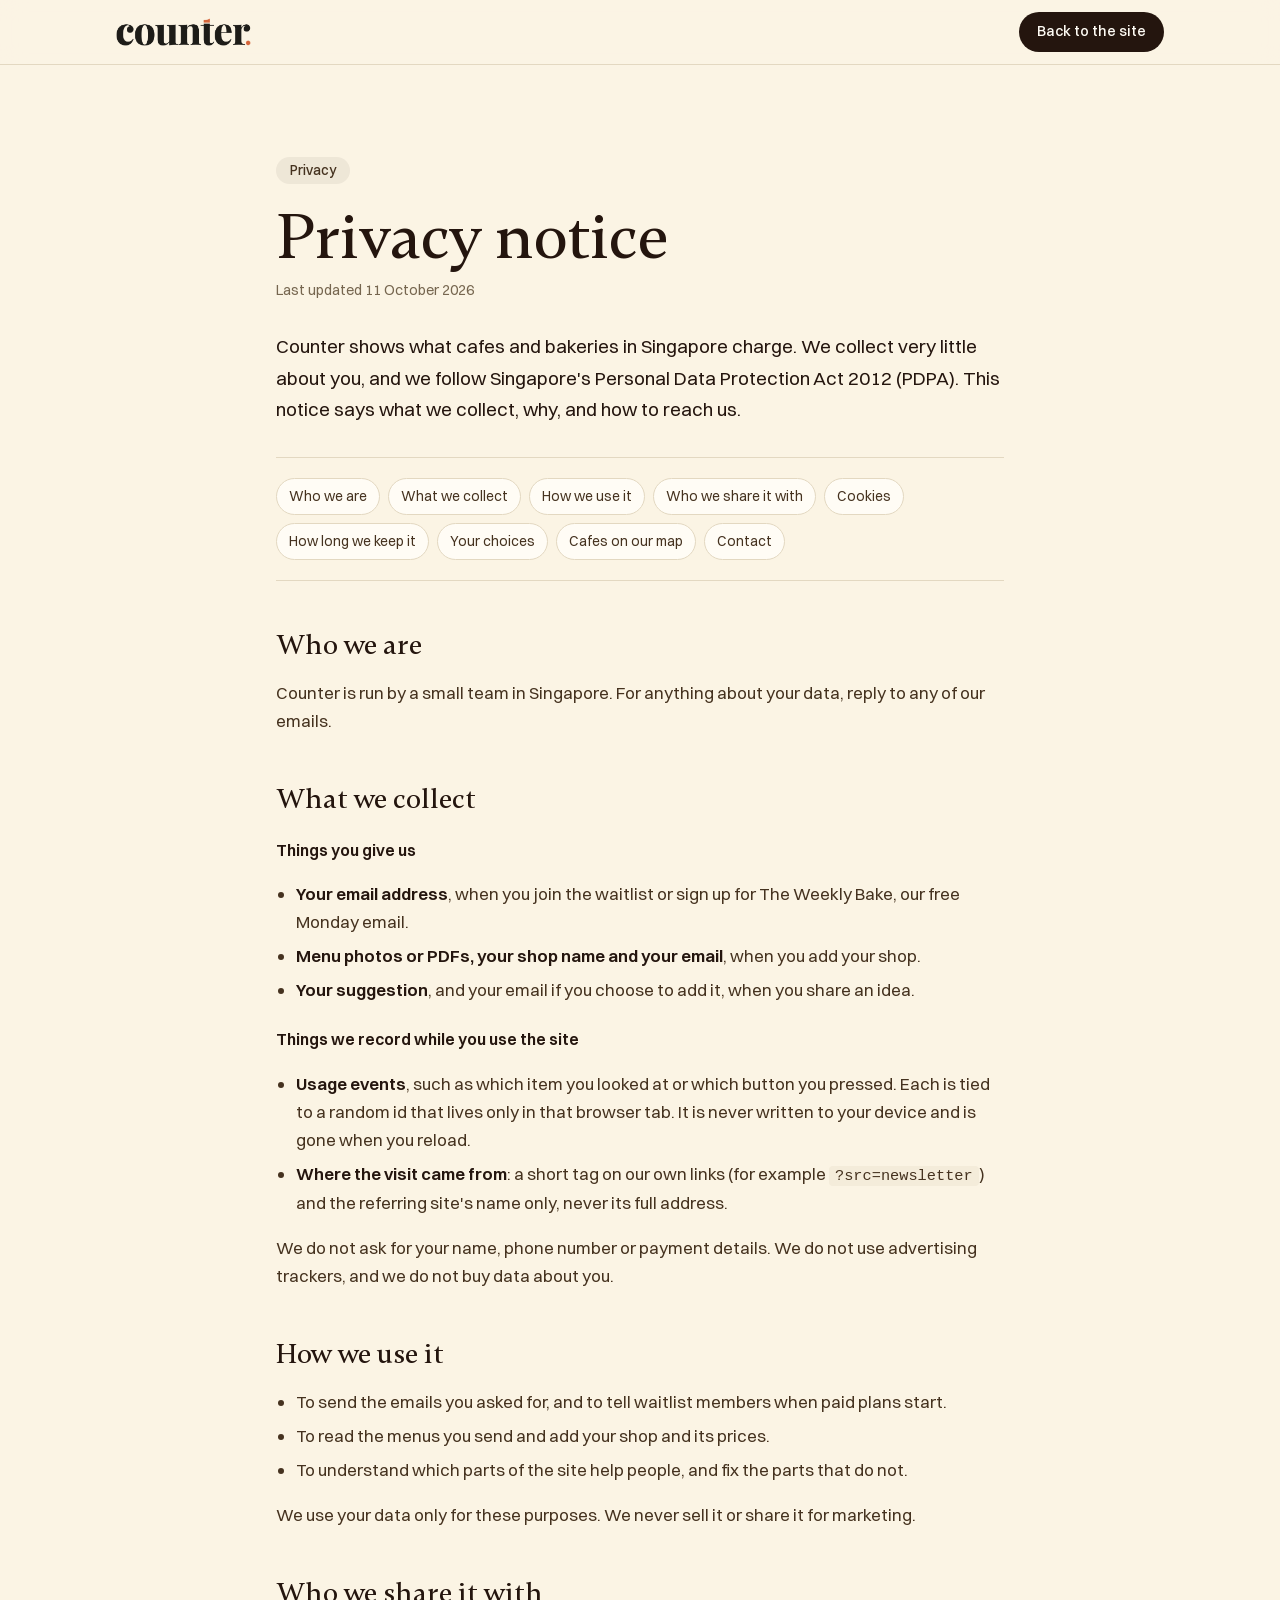
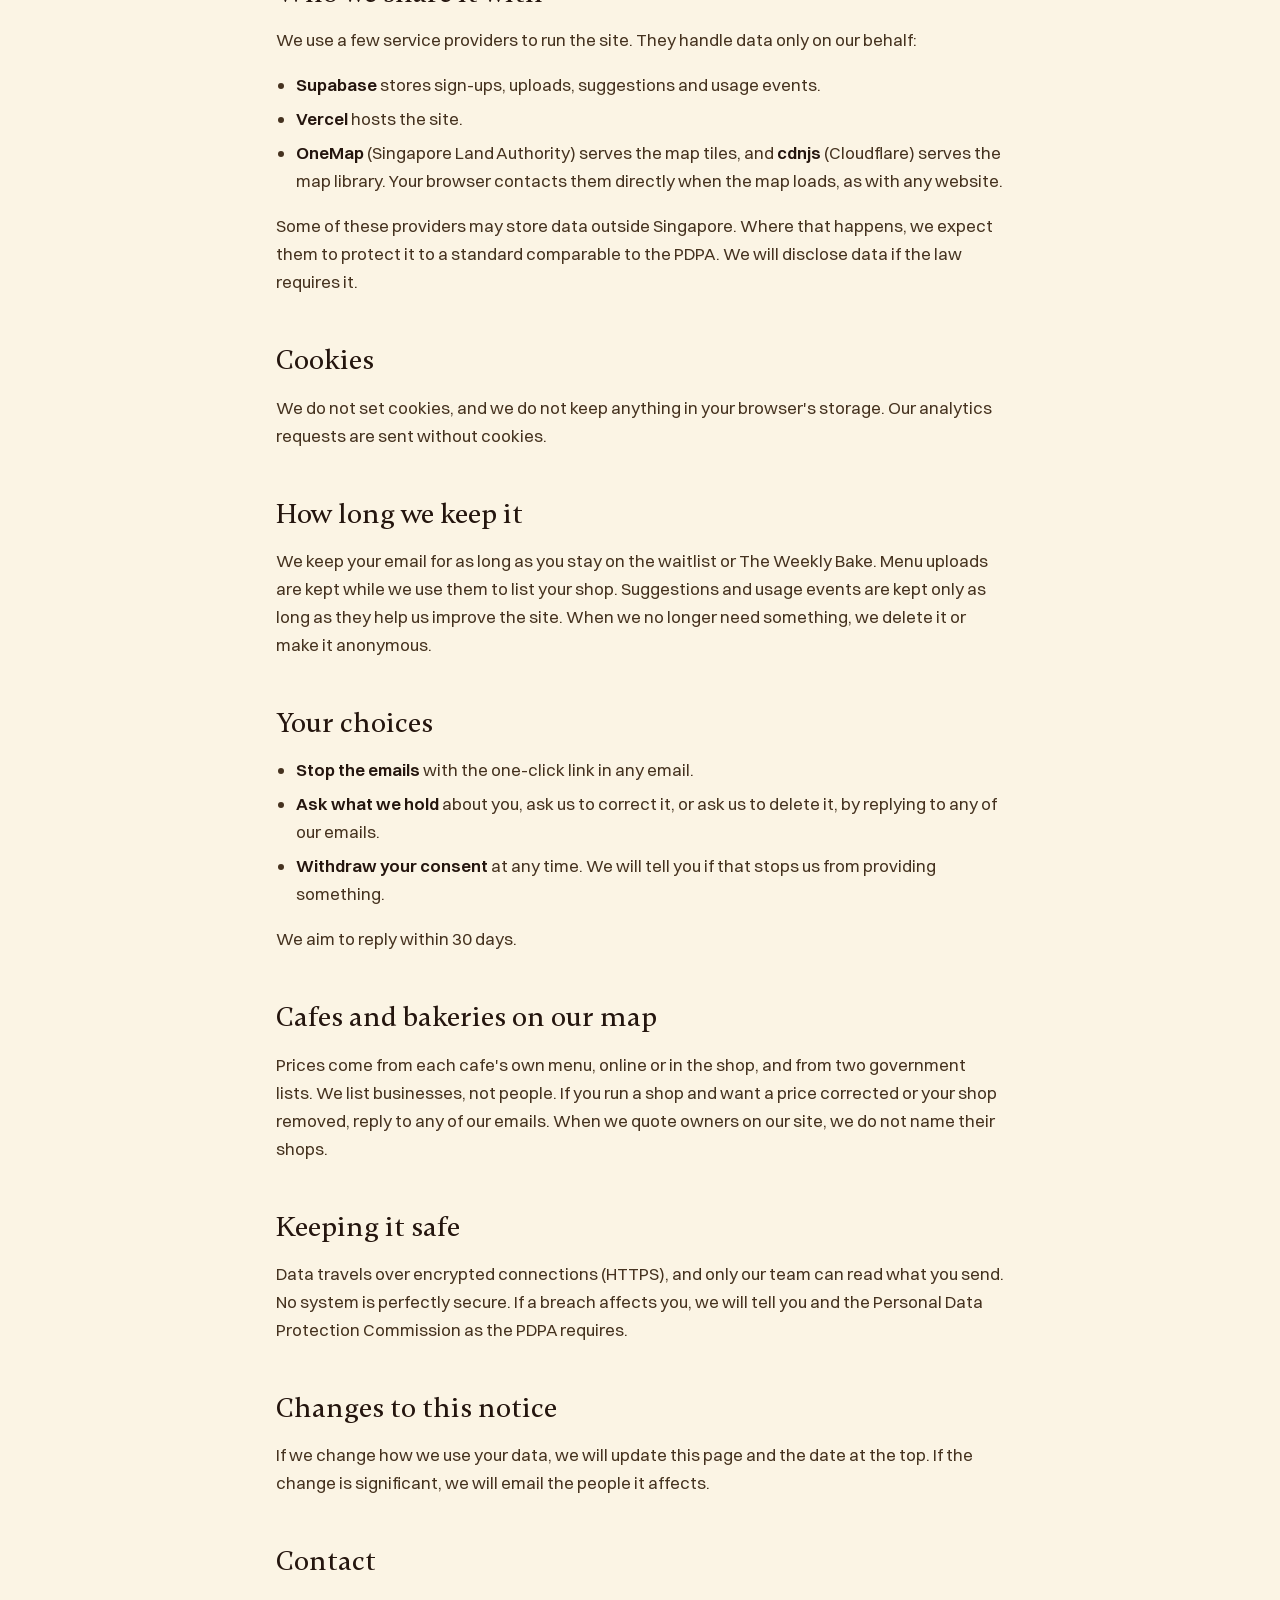
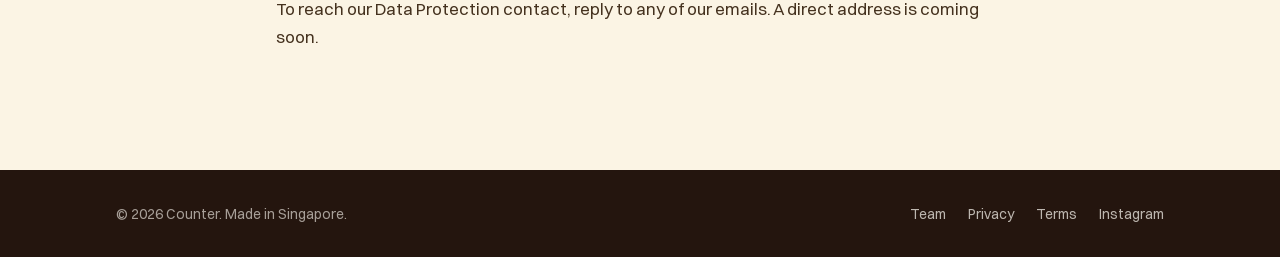
<file: privacy.html>
<!DOCTYPE html>
<html lang="en">
<head>
<meta charset="utf-8">
<meta name="viewport" content="width=device-width, initial-scale=1">
<title>Privacy, Counter</title>
<meta name="description" content="How Counter collects, uses and protects personal data.">
<link rel="icon" href="img/favicon.svg" type="image/svg+xml">
<link rel="stylesheet" href="legal.css">
</head>
<body>
<header class="bar"><div class="wrap"><a class="wordmark" href="./"><img src="img/logo-dark.png" alt="" width="135" height="28"><span class="vh">Counter</span></a><a class="back" href="./">Back to the site</a></div></header>
<main class="wrap doc">
<span class="chip">Privacy</span>
<h1>Privacy notice</h1>
<p class="updated">Last updated 11 October 2026</p>
<p class="lead">Counter shows what cafes and bakeries in Singapore charge. We collect very little about you, and we follow Singapore's Personal Data Protection Act 2012 (PDPA). This notice says what we collect, why, and how to reach us.</p>

<nav class="toc" aria-label="On this page">
  <a href="#who">Who we are</a><a href="#collect">What we collect</a><a href="#use">How we use it</a><a href="#share">Who we share it with</a><a href="#cookies">Cookies</a><a href="#keep">How long we keep it</a><a href="#rights">Your choices</a><a href="#cafes">Cafes on our map</a><a href="#contact">Contact</a>
</nav>

<h2 id="who">Who we are</h2>
<p>Counter is run by a small team in Singapore. For anything about your data, reply to any of our emails.</p>

<h2 id="collect">What we collect</h2>
<h3>Things you give us</h3>
<ul>
  <li><b>Your email address</b>, when you join the waitlist or sign up for The Weekly Bake, our free Monday email.</li>
  <li><b>Menu photos or PDFs, your shop name and your email</b>, when you add your shop.</li>
  <li><b>Your suggestion</b>, and your email if you choose to add it, when you share an idea.</li>
</ul>
<h3>Things we record while you use the site</h3>
<ul>
  <li><b>Usage events</b>, such as which item you looked at or which button you pressed. Each is tied to a random id that lives only in that browser tab. It is never written to your device and is gone when you reload.</li>
  <li><b>Where the visit came from</b>: a short tag on our own links (for example <code>?src=newsletter</code>) and the referring site's name only, never its full address.</li>
</ul>
<p>We do not ask for your name, phone number or payment details. We do not use advertising trackers, and we do not buy data about you.</p>

<h2 id="use">How we use it</h2>
<ul>
  <li>To send the emails you asked for, and to tell waitlist members when paid plans start.</li>
  <li>To read the menus you send and add your shop and its prices.</li>
  <li>To understand which parts of the site help people, and fix the parts that do not.</li>
</ul>
<p>We use your data only for these purposes. We never sell it or share it for marketing.</p>

<h2 id="share">Who we share it with</h2>
<p>We use a few service providers to run the site. They handle data only on our behalf:</p>
<ul>
  <li><b>Supabase</b> stores sign-ups, uploads, suggestions and usage events.</li>
  <li><b>Vercel</b> hosts the site.</li>
  <li><b>OneMap</b> (Singapore Land Authority) serves the map tiles, and <b>cdnjs</b> (Cloudflare) serves the map library. Your browser contacts them directly when the map loads, as with any website.</li>
</ul>
<p>Some of these providers may store data outside Singapore. Where that happens, we expect them to protect it to a standard comparable to the PDPA. We will disclose data if the law requires it.</p>

<h2 id="cookies">Cookies</h2>
<p>We do not set cookies, and we do not keep anything in your browser's storage. Our analytics requests are sent without cookies.</p>

<h2 id="keep">How long we keep it</h2>
<p>We keep your email for as long as you stay on the waitlist or The Weekly Bake. Menu uploads are kept while we use them to list your shop. Suggestions and usage events are kept only as long as they help us improve the site. When we no longer need something, we delete it or make it anonymous.</p>

<h2 id="rights">Your choices</h2>
<ul>
  <li><b>Stop the emails</b> with the one-click link in any email.</li>
  <li><b>Ask what we hold</b> about you, ask us to correct it, or ask us to delete it, by replying to any of our emails.</li>
  <li><b>Withdraw your consent</b> at any time. We will tell you if that stops us from providing something.</li>
</ul>
<p>We aim to reply within 30 days.</p>

<h2 id="cafes">Cafes and bakeries on our map</h2>
<p>Prices come from each cafe's own menu, online or in the shop, and from two government lists. We list businesses, not people. If you run a shop and want a price corrected or your shop removed, reply to any of our emails. When we quote owners on our site, we do not name their shops.</p>

<h2 id="security">Keeping it safe</h2>
<p>Data travels over encrypted connections (HTTPS), and only our team can read what you send. No system is perfectly secure. If a breach affects you, we will tell you and the Personal Data Protection Commission as the PDPA requires.</p>

<h2 id="changes">Changes to this notice</h2>
<p>If we change how we use your data, we will update this page and the date at the top. If the change is significant, we will email the people it affects.</p>

<h2 id="contact">Contact</h2>
<p>To reach our Data Protection contact, reply to any of our emails. A direct address is coming soon.</p>
</main>
<footer class="foot"><div class="wrap">
  <p>&copy; 2026 Counter. Made in Singapore.</p>
  <nav aria-label="Legal"><a href="team.html">Team</a><a href="privacy.html">Privacy</a><a href="terms.html">Terms</a><a href="https://www.instagram.com/counter.singapore/" target="_blank" rel="me noopener">Instagram</a></nav>
</div></footer>
</body>
</html>
</file>
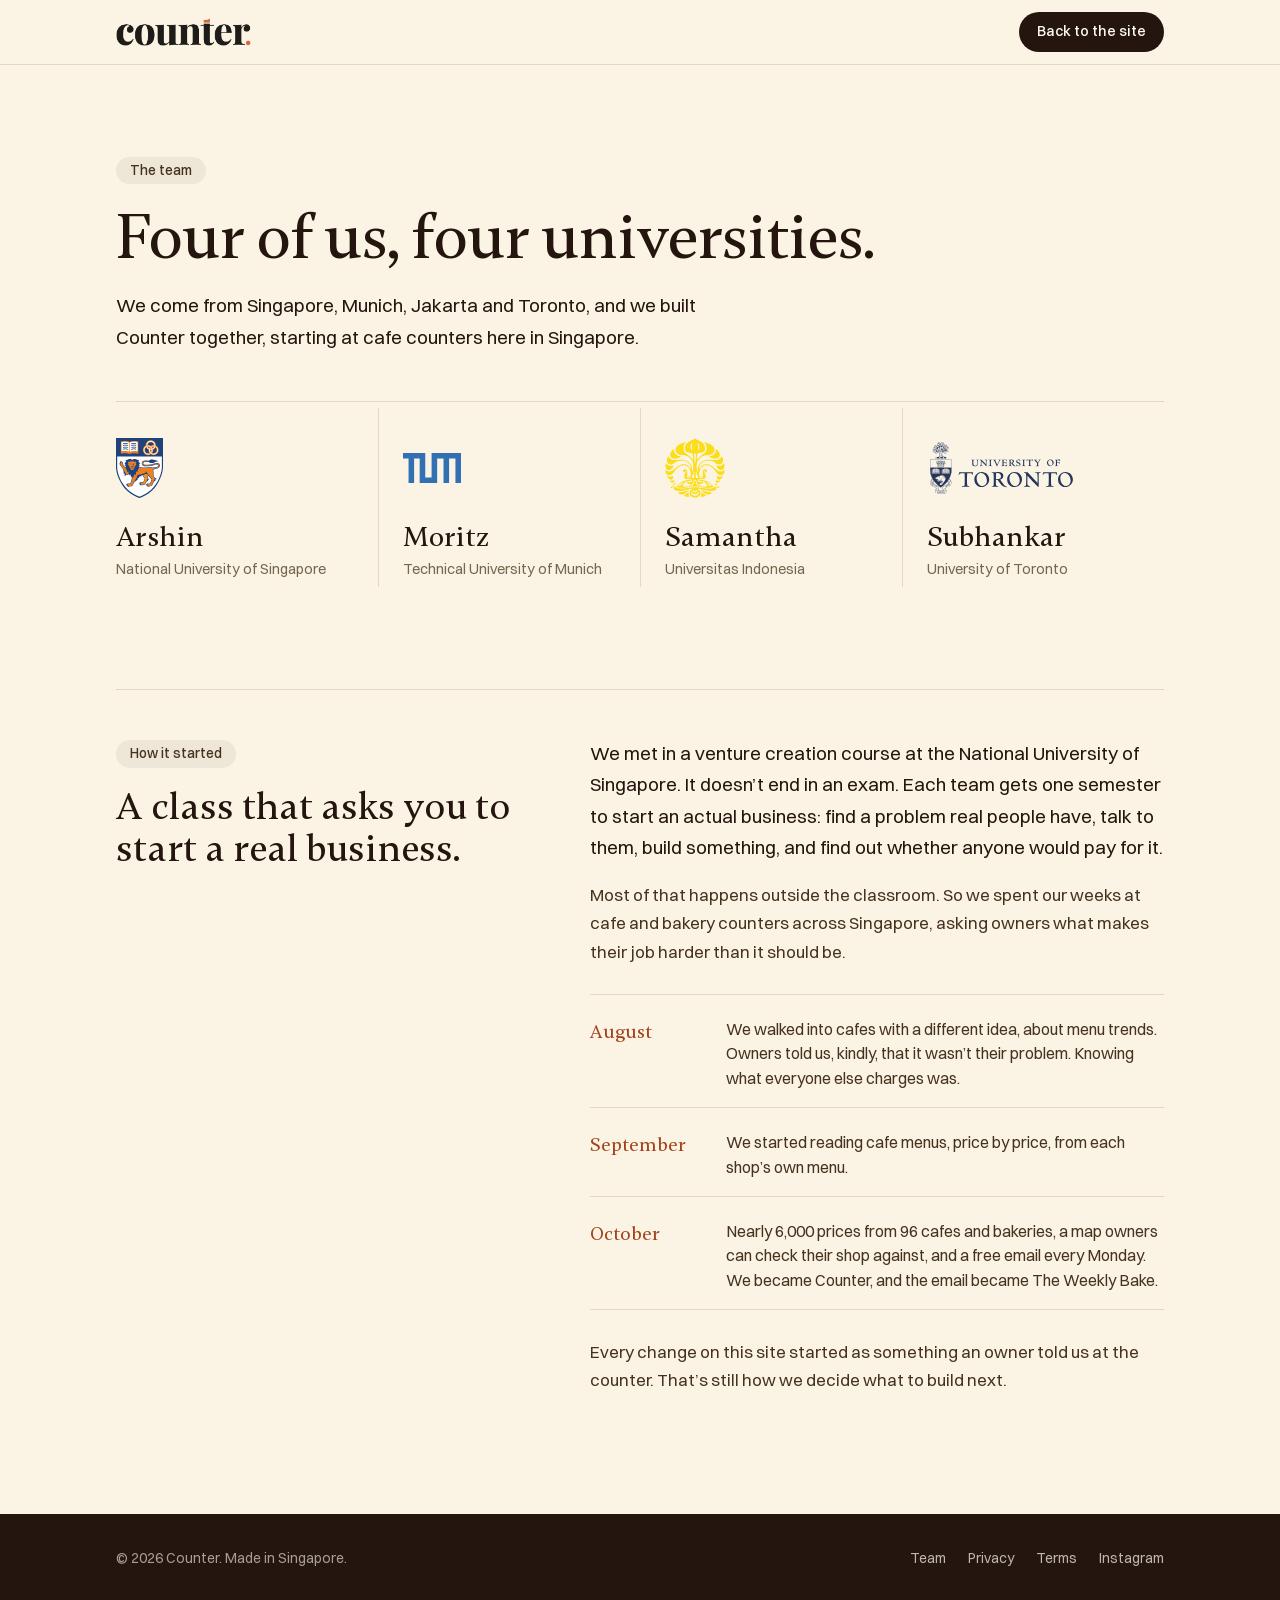
<file: team.html>
<!DOCTYPE html>
<html lang="en">
<head>
<meta charset="utf-8">
<meta name="viewport" content="width=device-width, initial-scale=1">
<title>Team, Counter</title>
<meta name="description" content="The team behind Counter.">
<link rel="icon" href="img/favicon.svg" type="image/svg+xml">
<link rel="stylesheet" href="legal.css">
</head>
<body>
<header class="bar"><div class="wrap"><a class="wordmark" href="./"><img src="img/logo-dark.png" alt="" width="135" height="28"><span class="vh">Counter</span></a><a class="back" href="./">Back to the site</a></div></header>
<main class="wrap doc team">
<span class="chip">The team</span>
<h1>Four of us, four universities.</h1>
<p class="lead">We come from Singapore, Munich, Jakarta and Toronto, and we built Counter together, starting at cafe counters here in Singapore.</p>
<ul class="tm-grid">
          <li class="tm-card">
            <a class="tm-logo" href="https://nus.edu.sg/" target="_blank" rel="noopener noreferrer" aria-label="National University of Singapore (opens in a new tab)"><img src="img/unis/nus.svg" alt="" class="tm-nus"></a>
            <p class="tm-name">Arshin</p>
            <p class="tm-uni">National University of Singapore</p>
          </li>
          <li class="tm-card">
            <a class="tm-logo" href="https://www.tum.de/en/" target="_blank" rel="noopener noreferrer" aria-label="Technical University of Munich (opens in a new tab)"><img src="img/unis/tum.svg" alt="" class="tm-tum"></a>
            <p class="tm-name">Moritz</p>
            <p class="tm-uni">Technical University of Munich</p>
          </li>
          <li class="tm-card">
            <a class="tm-logo" href="https://www.ui.ac.id/" target="_blank" rel="noopener noreferrer" aria-label="Universitas Indonesia (opens in a new tab)"><img src="img/unis/ui.svg" alt="" class="tm-ui"></a>
            <p class="tm-name">Samantha</p>
            <p class="tm-uni">Universitas Indonesia</p>
          </li>
          <li class="tm-card">
            <a class="tm-logo" href="https://www.utoronto.ca/" target="_blank" rel="noopener noreferrer" aria-label="University of Toronto (opens in a new tab)"><img src="img/unis/uoft.svg" alt="" class="tm-uoft"></a>
            <p class="tm-name">Subhankar</p>
            <p class="tm-uni">University of Toronto</p>
          </li>
</ul>

<section class="story">
  <div class="story-head">
    <span class="chip">How it started</span>
    <h2>A class that asks you to start a real business.</h2>
  </div>
  <div class="story-body">
    <p>We met in a venture creation course at the National University of Singapore. It doesn&rsquo;t end in an exam. Each team gets one semester to start an actual business: find a problem real people have, talk to them, build something, and find out whether anyone would pay for it.</p>
    <p>Most of that happens outside the classroom. So we spent our weeks at cafe and bakery counters across Singapore, asking owners what makes their job harder than it should be.</p>
    <ol class="steps">
      <li><b>August</b><span>We walked into cafes with a different idea, about menu trends. Owners told us, kindly, that it wasn&rsquo;t their problem. Knowing what everyone else charges was.</span></li>
      <li><b>September</b><span>We started reading cafe menus, price by price, from each shop&rsquo;s own menu.</span></li>
      <li><b>October</b><span>Nearly 6,000 prices from 96 cafes and bakeries, a map owners can check their shop against, and a free email every Monday. We became Counter, and the email became The Weekly Bake.</span></li>
    </ol>
    <p>Every change on this site started as something an owner told us at the counter. That&rsquo;s still how we decide what to build next.</p>
  </div>
</section>
</main>
<footer class="foot"><div class="wrap">
  <p>&copy; 2026 Counter. Made in Singapore.</p>
  <nav aria-label="Legal"><a href="team.html">Team</a><a href="privacy.html">Privacy</a><a href="terms.html">Terms</a><a href="https://www.instagram.com/counter.singapore/" target="_blank" rel="me noopener">Instagram</a></nav>
</div></footer>
</body>
</html>
</file>
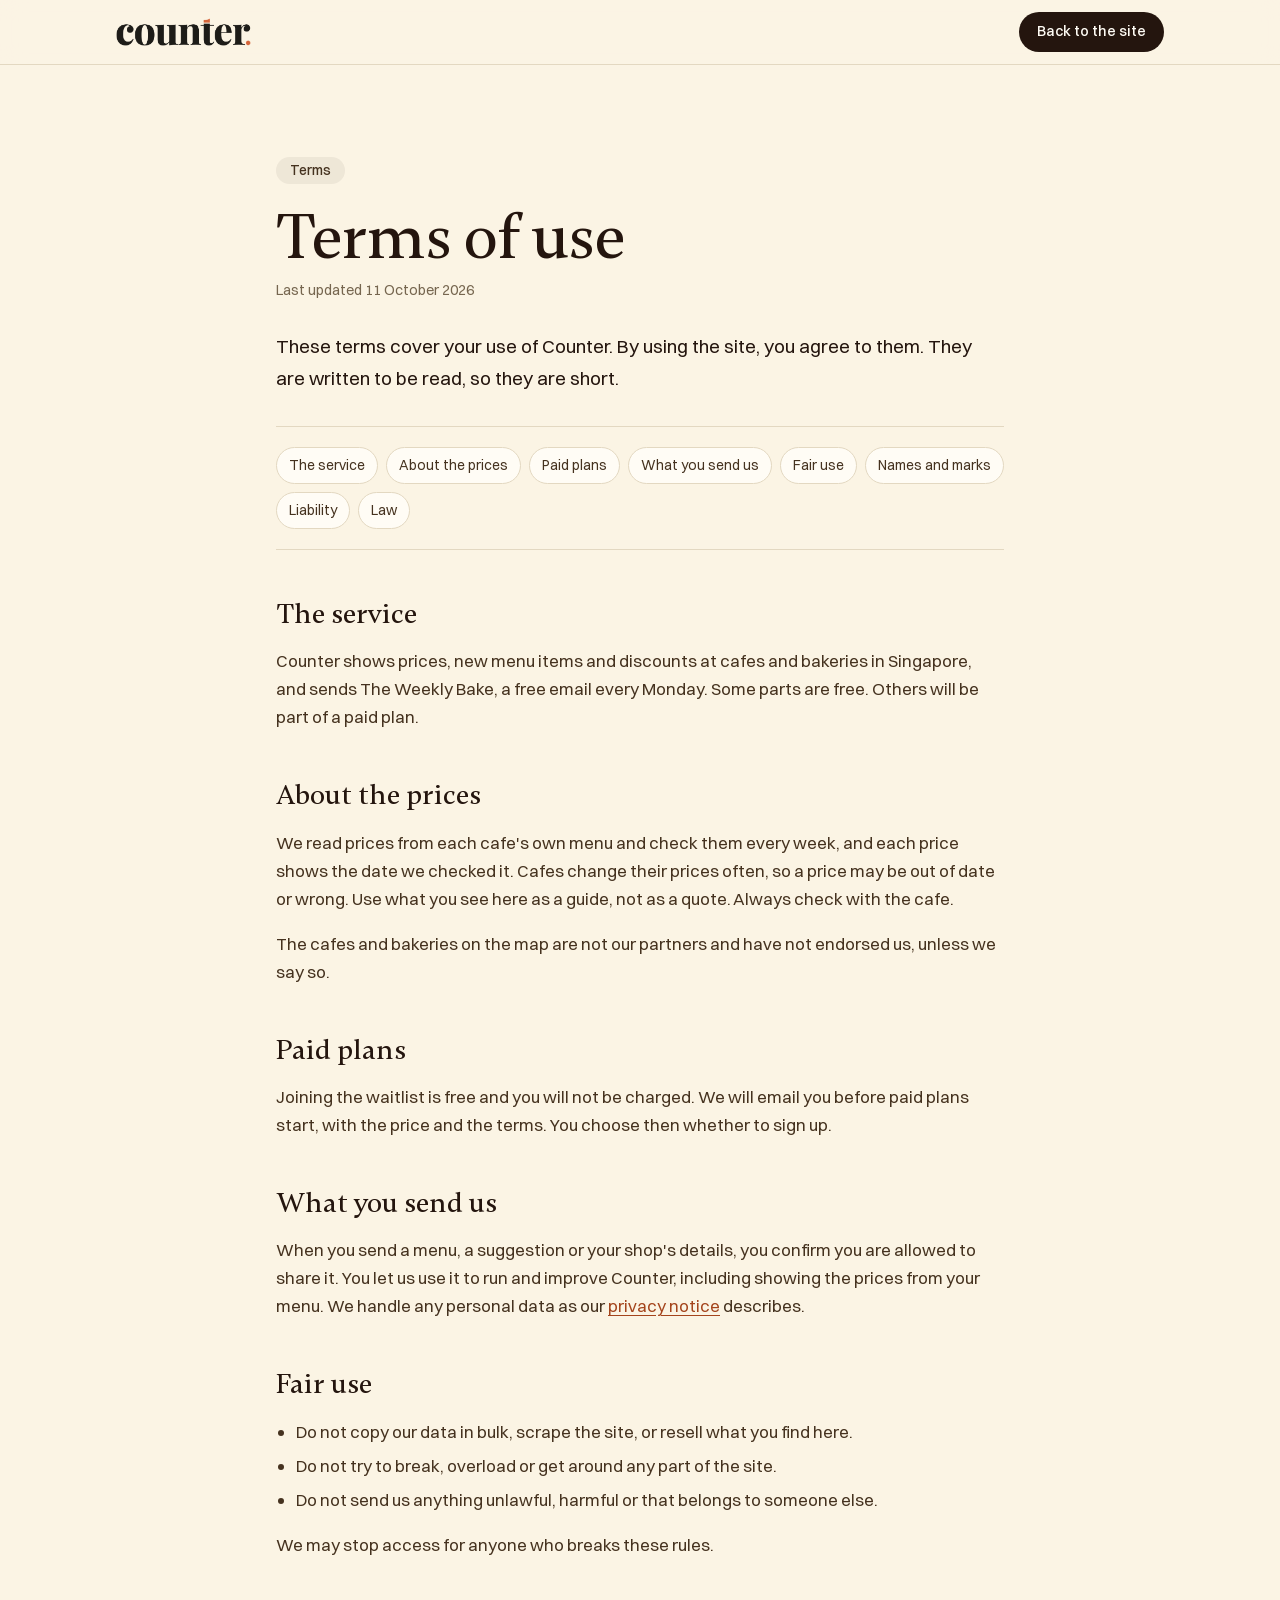
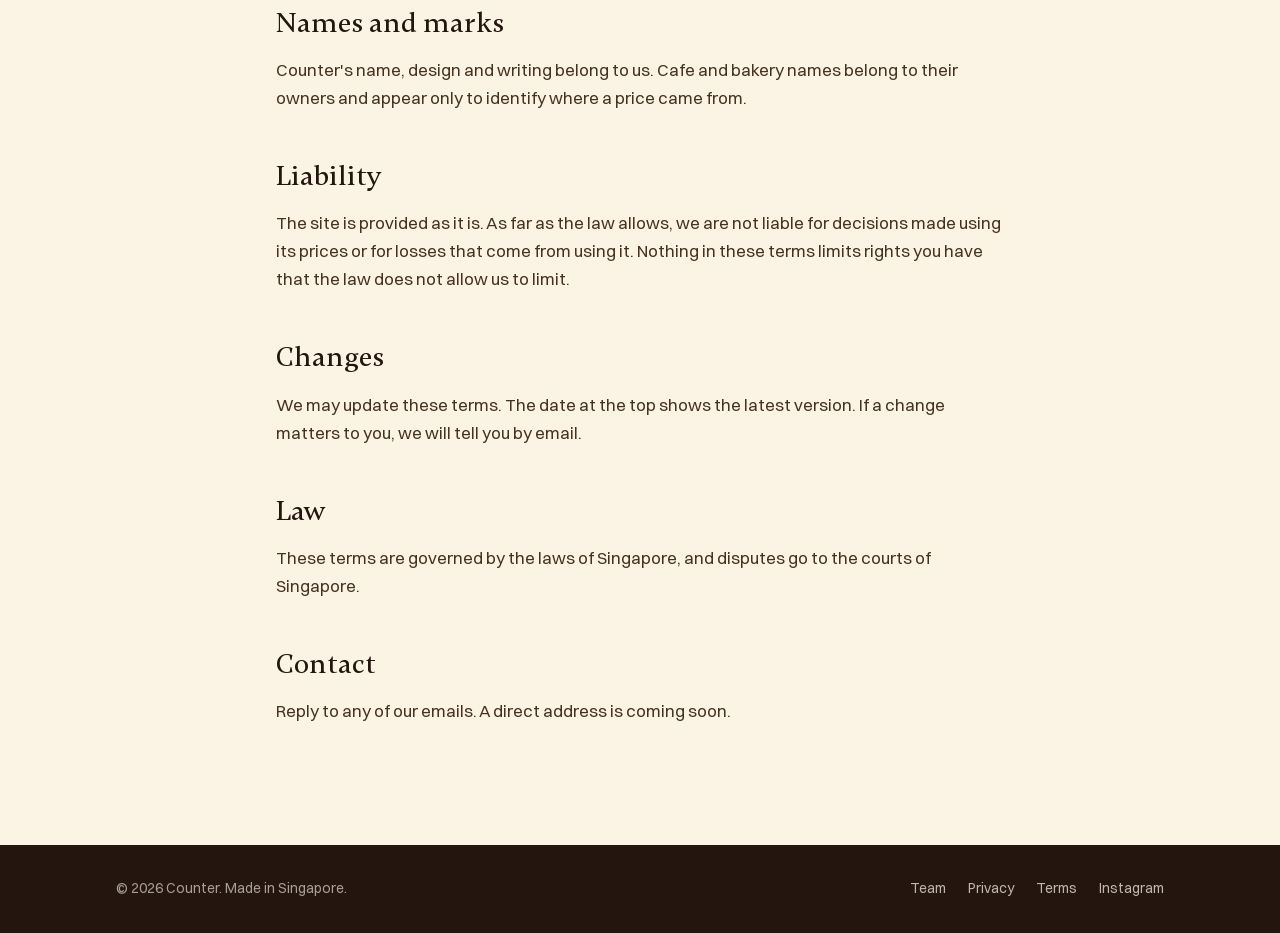
<file: terms.html>
<!DOCTYPE html>
<html lang="en">
<head>
<meta charset="utf-8">
<meta name="viewport" content="width=device-width, initial-scale=1">
<title>Terms, Counter</title>
<meta name="description" content="The terms for using Counter.">
<link rel="icon" href="img/favicon.svg" type="image/svg+xml">
<link rel="stylesheet" href="legal.css">
</head>
<body>
<header class="bar"><div class="wrap"><a class="wordmark" href="./"><img src="img/logo-dark.png" alt="" width="135" height="28"><span class="vh">Counter</span></a><a class="back" href="./">Back to the site</a></div></header>
<main class="wrap doc">
<span class="chip">Terms</span>
<h1>Terms of use</h1>
<p class="updated">Last updated 11 October 2026</p>
<p class="lead">These terms cover your use of Counter. By using the site, you agree to them. They are written to be read, so they are short.</p>

<nav class="toc" aria-label="On this page">
  <a href="#service">The service</a><a href="#prices">About the prices</a><a href="#paid">Paid plans</a><a href="#send">What you send us</a><a href="#use">Fair use</a><a href="#names">Names and marks</a><a href="#liability">Liability</a><a href="#law">Law</a>
</nav>

<h2 id="service">The service</h2>
<p>Counter shows prices, new menu items and discounts at cafes and bakeries in Singapore, and sends The Weekly Bake, a free email every Monday. Some parts are free. Others will be part of a paid plan.</p>

<h2 id="prices">About the prices</h2>
<p>We read prices from each cafe's own menu and check them every week, and each price shows the date we checked it. Cafes change their prices often, so a price may be out of date or wrong. Use what you see here as a guide, not as a quote. Always check with the cafe.</p>
<p>The cafes and bakeries on the map are not our partners and have not endorsed us, unless we say so.</p>

<h2 id="paid">Paid plans</h2>
<p>Joining the waitlist is free and you will not be charged. We will email you before paid plans start, with the price and the terms. You choose then whether to sign up.</p>

<h2 id="send">What you send us</h2>
<p>When you send a menu, a suggestion or your shop's details, you confirm you are allowed to share it. You let us use it to run and improve Counter, including showing the prices from your menu. We handle any personal data as our <a href="privacy.html">privacy notice</a> describes.</p>

<h2 id="use">Fair use</h2>
<ul>
  <li>Do not copy our data in bulk, scrape the site, or resell what you find here.</li>
  <li>Do not try to break, overload or get around any part of the site.</li>
  <li>Do not send us anything unlawful, harmful or that belongs to someone else.</li>
</ul>
<p>We may stop access for anyone who breaks these rules.</p>

<h2 id="names">Names and marks</h2>
<p>Counter's name, design and writing belong to us. Cafe and bakery names belong to their owners and appear only to identify where a price came from.</p>

<h2 id="liability">Liability</h2>
<p>The site is provided as it is. As far as the law allows, we are not liable for decisions made using its prices or for losses that come from using it. Nothing in these terms limits rights you have that the law does not allow us to limit.</p>

<h2 id="changes">Changes</h2>
<p>We may update these terms. The date at the top shows the latest version. If a change matters to you, we will tell you by email.</p>

<h2 id="law">Law</h2>
<p>These terms are governed by the laws of Singapore, and disputes go to the courts of Singapore.</p>

<h2 id="contact">Contact</h2>
<p>Reply to any of our emails. A direct address is coming soon.</p>
</main>
<footer class="foot"><div class="wrap">
  <p>&copy; 2026 Counter. Made in Singapore.</p>
  <nav aria-label="Legal"><a href="team.html">Team</a><a href="privacy.html">Privacy</a><a href="terms.html">Terms</a><a href="https://www.instagram.com/counter.singapore/" target="_blank" rel="me noopener">Instagram</a></nav>
</div></footer>
</body>
</html>
</file>
<file: legal.css>
@font-face{font-family:'Gambetta';src:url(fonts/gambetta-500.woff2) format('woff2');font-weight:500;font-display:swap}
@font-face{font-family:'Switzer';src:url(fonts/switzer-400.woff2) format('woff2');font-weight:400;font-display:swap}
@font-face{font-family:'Switzer';src:url(fonts/switzer-500.woff2) format('woff2');font-weight:500;font-display:swap}
@font-face{font-family:'Switzer';src:url(fonts/switzer-600.woff2) format('woff2');font-weight:600;font-display:swap}
:root{--butter:#FBF4E4; --cream:#FFFCF5; --tint:#F4ECDA; --rule:#E3D8C1; --espresso:#24150E; --body:#45321F; --muted:#76664F; --tomato:#A4441C; --gold:#F1CF7A; --crust-lite:#EE9A6C}
*{box-sizing:border-box}
html{-webkit-text-size-adjust:100%}
body{margin:0; background:var(--butter); color:var(--body); font:400 17px/1.65 "Switzer",system-ui,sans-serif}
.wrap{max-width:760px; margin:0 auto; padding:0 16px}
a{color:var(--tomato); text-underline-offset:3px}
a:hover{color:var(--espresso)}
.bar{position:sticky; top:0; background:rgba(251,244,228,.92); -webkit-backdrop-filter:blur(12px); backdrop-filter:blur(12px); border-bottom:1px solid var(--rule)}
.bar .wrap{display:flex; align-items:center; justify-content:space-between; min-height:64px; max-width:1080px}
.wordmark{display:inline-flex; align-items:center; text-decoration:none}
.wordmark img{display:block; width:auto; height:28px}
@media (max-width:640px){ .wordmark img{height:24px} }
.vh{position:absolute; width:1px; height:1px; overflow:hidden; clip:rect(0 0 0 0)}
.back{display:inline-flex; align-items:center; min-height:40px; padding:0 18px; border-radius:999px; background:var(--espresso); color:var(--cream); text-decoration:none; font-weight:500; font-size:14.5px}
.back:hover{background:#3A2418; color:var(--cream)}
.doc{padding-top:clamp(48px,7vw,96px); padding-bottom:clamp(64px,8vw,112px)}
.chip{display:inline-flex; padding:7px 14px; border-radius:999px; background:rgba(36,21,14,.06); font-size:13.5px; font-weight:500; line-height:1}
h1{margin:20px 0 8px; font-family:"Gambetta",Georgia,serif; font-weight:500; font-size:clamp(40px,6vw,64px); line-height:1.05; letter-spacing:-.015em; color:var(--espresso)}
.updated{margin:0 0 28px; color:var(--muted); font-size:14.5px}
.lead{font-size:19px; color:var(--espresso)}
.toc{display:flex; flex-wrap:wrap; gap:8px; margin:32px 0 8px; padding:20px 0; border-top:1px solid var(--rule); border-bottom:1px solid var(--rule)}
.toc a{padding:6px 12px; border-radius:999px; background:var(--cream); border:1px solid var(--rule); color:var(--body); text-decoration:none; font-size:14px}
.toc a:hover{border-color:var(--espresso); color:var(--espresso)}
h2{margin:48px 0 10px; font-family:"Gambetta",Georgia,serif; font-weight:500; font-size:28px; line-height:1.15; color:var(--espresso); scroll-margin-top:84px}
h3{margin:22px 0 6px; font-size:16px; font-weight:600; color:var(--espresso)}
ul{padding-left:20px}
li{margin:6px 0}
b{color:var(--espresso); font-weight:600}
code{font-size:.9em; background:var(--tint); padding:1px 6px; border-radius:4px}
.foot{background:var(--espresso); color:rgba(255,252,245,.6); font-size:14px}
.foot .wrap{display:flex; flex-wrap:wrap; align-items:center; justify-content:space-between; gap:12px 24px; min-height:88px; max-width:1080px}
.foot p{margin:0}
.foot nav{display:flex; gap:22px}
.foot a{color:rgba(255,252,245,.7); text-decoration:none}
.foot a:hover{color:var(--cream)}

/* ---------- the team: four people, four universities ---------- */
.tm-head h2{margin:0}
.tm-grid{display:grid; grid-template-columns:repeat(4,minmax(0,1fr)); margin:clamp(36px,4vw,56px) 0 0; padding:0; list-style:none; border-top:1px solid var(--rule)}
.tm-card{padding:28px 24px 8px 0}
.tm-card + .tm-card{padding-left:24px; border-left:1px solid var(--rule)}
.tm-logo{display:flex; align-items:center; height:64px; margin-bottom:22px}
.tm-logo img{display:block; width:auto; transition:transform .2s}
.tm-logo:hover img{transform:translateY(-2px)}
.tm-logo:focus-visible{outline:2px solid var(--tomato); outline-offset:6px; border-radius:4px}
.tm-nus,.tm-ui{height:60px}
.tm-tum{height:30px}
.tm-uoft{height:56px}
.tm-name{margin:0; font-family:"Gambetta",Georgia,serif; font-weight:500; font-size:26px; line-height:1.1; color:var(--espresso)}
.tm-uni{margin:6px 0 0; font-size:14.5px; line-height:1.4; color:var(--muted)}
@media (max-width:860px){
  .tm-grid{grid-template-columns:repeat(2,minmax(0,1fr))}
  .tm-card:nth-child(3){padding-left:0; border-left:0}
  .tm-card:nth-child(n+3){border-top:1px solid var(--rule); margin-top:0}
  .tm-card{padding-bottom:24px}
}
.doc.team{max-width:1080px}
.doc.team .lead{max-width:56ch}
.tm-grid{margin-top:48px}
.tm-name{font-size:28px}
.team-contact{margin-top:56px; color:var(--muted); font-size:15px}

/* team page: how it started */
.story{display:grid; grid-template-columns:minmax(0,5fr) minmax(0,7fr); gap:24px 64px; margin-top:96px; padding-top:48px; border-top:1px solid var(--rule)}
.story h2{margin:18px 0 0; font-size:clamp(28px,3.2vw,38px); line-height:1.12}
.story-body p{margin:0 0 18px; color:var(--body)}
.story-body p:first-child{font-size:19px; color:var(--espresso)}
.steps{list-style:none; margin:28px 0 28px; padding:0; border-top:1px solid var(--rule)}
.steps li{display:grid; grid-template-columns:120px minmax(0,1fr); gap:16px; padding:16px 0; border-bottom:1px solid var(--rule)}
.steps b{font-family:"Gambetta",Georgia,serif; font-weight:500; font-size:19px; color:var(--tomato)}
.steps span{font-size:16px; line-height:1.55}
@media (max-width:760px){ .story{grid-template-columns:1fr; margin-top:64px} .steps li{grid-template-columns:1fr; gap:4px} }
.story-head{position:sticky; top:104px; align-self:start}
@media (max-width:760px){ .story-head{position:static} }
</file>
